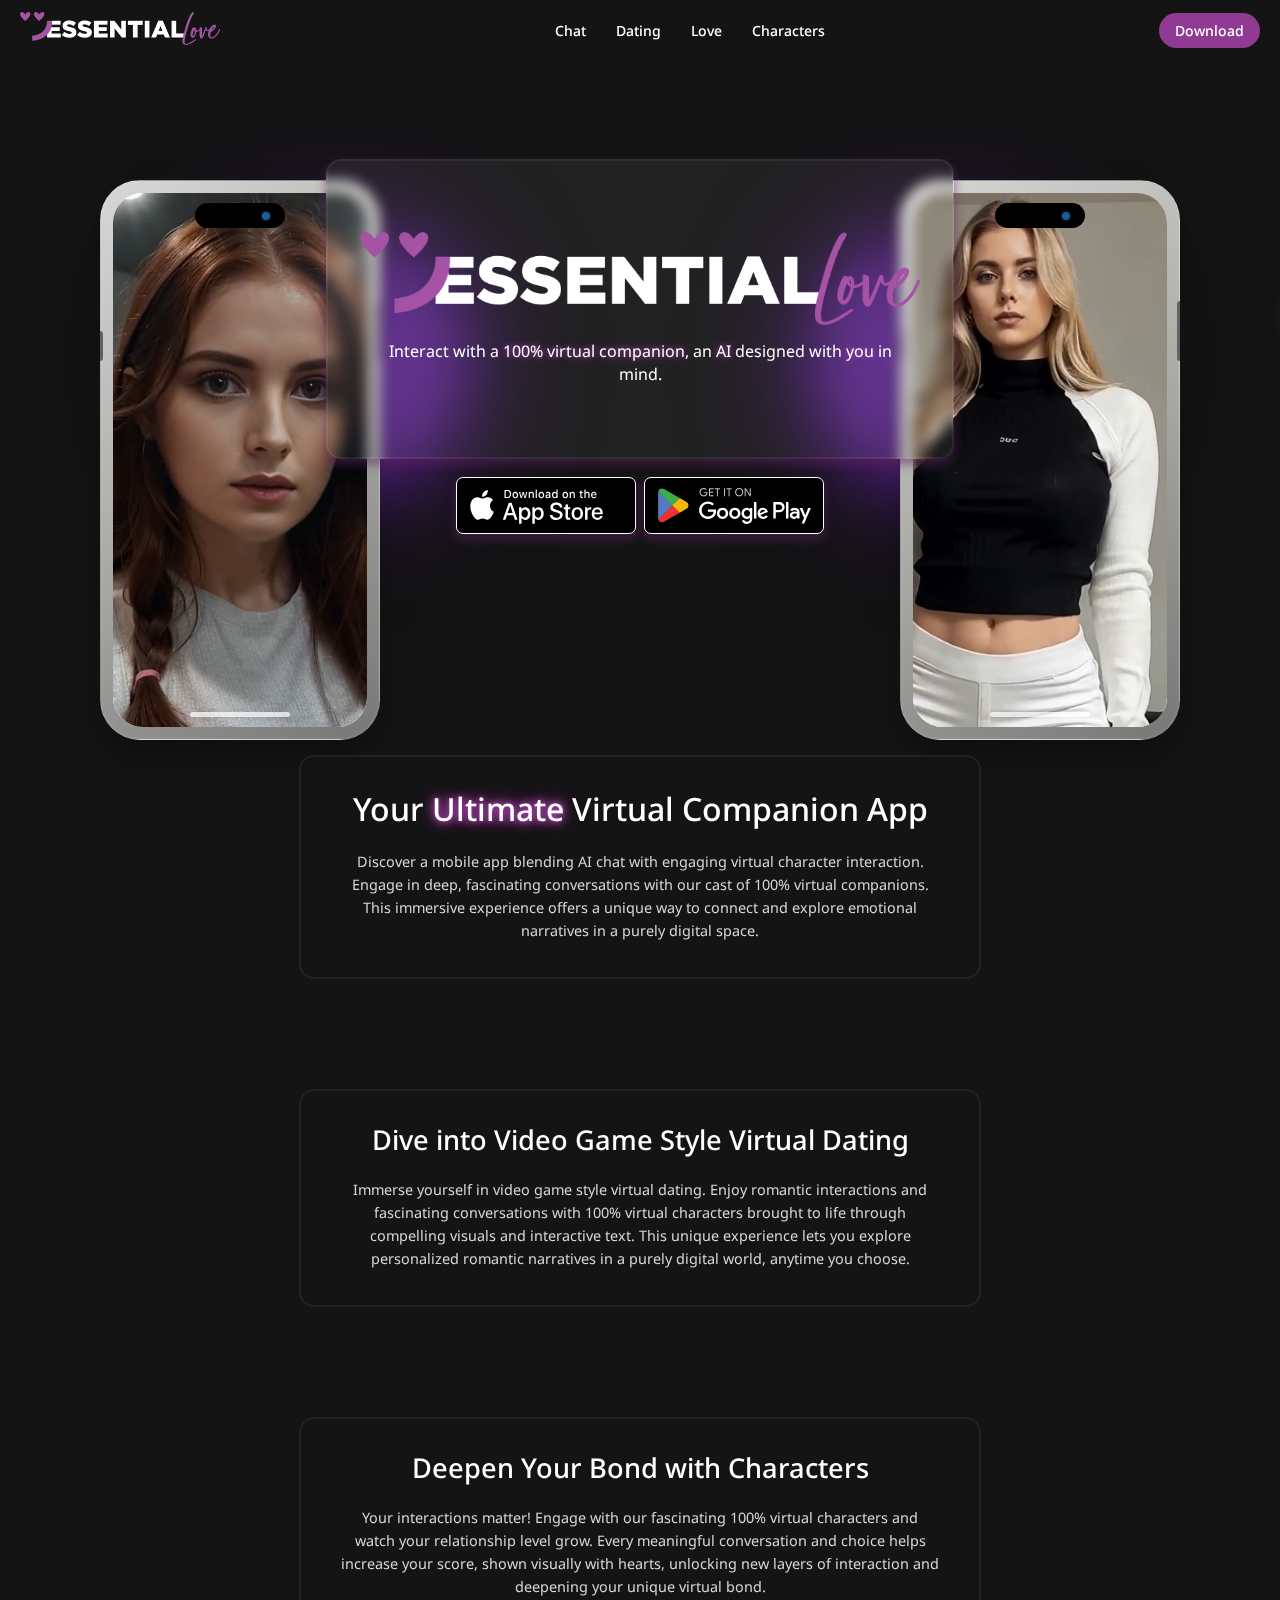
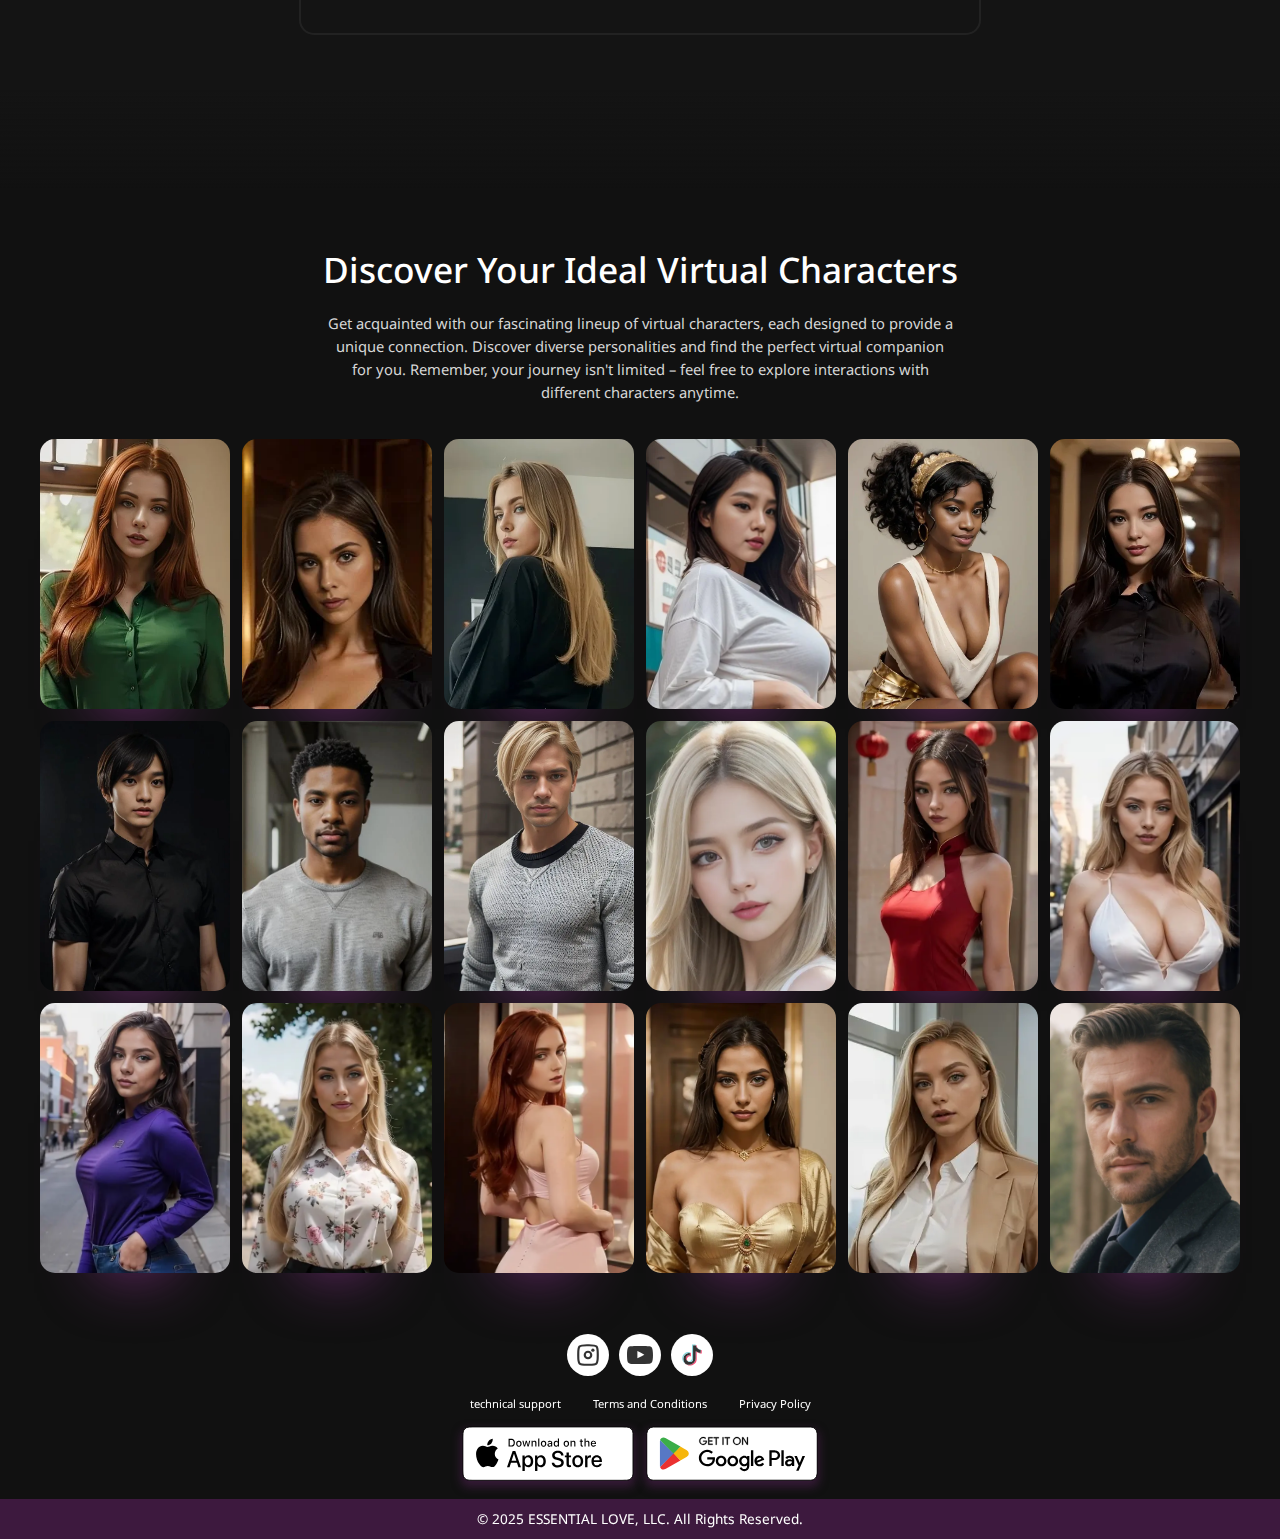
<file: index.html>
<!DOCTYPE html>
<html lang="en">

<head>
    <title>Essential Love</title>
    <meta charset="UTF-8" />
    <meta name="description" content="It is the best application to interact with characters">
    <meta name="viewport" content="width=device-width, initial-scale=1.0" />
    <link rel="canonical" href="https://www.essentialloveapp.com" />
    <meta property="og:title" content="Essential Love">
    <meta property="og:description" content="It is the best application to interact with characters">

    <link rel="preconnect" href="https://fonts.googleapis.com">
    <link rel="preconnect" href="https://fonts.gstatic.com" crossorigin>
    <link
        href="https://fonts.googleapis.com/css2?family=Noto+Sans:ital,wght@0,100..900;1,100..900&family=Trispace:wght@100..800&display=swap"
        rel="stylesheet">
    <link rel="apple-touch-icon" href="img/icon.ico">
    <link rel="apple-touch-icon-precomposed" href="img/icon.ico">
    <link rel="apple-touch-icon" sizes="57x57" href="img/icon.ico">
    <link rel="apple-touch-icon" sizes="60x60" href="img/icon.ico">
    <link rel="apple-touch-icon" sizes="72x72" href="img/icon.ico">
    <link rel="apple-touch-icon" sizes="76x76" href="img/icon.ico">
    <link rel="apple-touch-icon" sizes="114x114" href="img/icon.ico">
    <link rel="apple-touch-icon" sizes="120x120" href="img/icon.ico">
    <link rel="apple-touch-icon" sizes="128x128" href="img/icon.ico">
    <link rel="apple-touch-icon" sizes="144x144" href="img/icon.ico">
    <link rel="apple-touch-icon" sizes="152x152" href="img/icon.ico">
    <link rel="apple-touch-icon" sizes="167x167" href="img/icon.ico">
    <link rel="apple-touch-icon" sizes="180x180" href="img/icon.ico">
    <link rel="icon" href="img/icon.ico" />

    <link rel="stylesheet" href="style/root.css" />
    <link rel="stylesheet" href="style/phone.css" />
    <link rel="stylesheet" href="style/phone2.css" />
    <link rel="stylesheet" href="style/neonCircle.css" />
    <link rel="stylesheet" href="style/navbar.css" />
    <link rel="stylesheet" href="style/main.css" />
    <link rel="stylesheet" href="style/charatersSocialMedia.css" />
    <link rel="stylesheet" href="style/footer.css" />

    <meta property="og:image" content="https://www.essentialloveapp.com/img/screen2.webp">
    <meta property="og:image:type" content="image/webp" />
    <meta property="og:image:alt" content="Essential Love: It is the best application to interact with characters">
</head>

<body>
    <main>
        <section id="Download" class="content-home section">
            <div class="cont-grdnt">
                <header>
                    <nav class="navbar">
                        <div class="navbar-logo">
                            <img class="logo-img-nav" src="img/logo.webp" alt="Image logo" />
                        </div>
                        <ul class="navbar-center">
                            <li class="navbar_item">
                                <a href="#Chat" class="nav-top">Chat</a>
                            </li>
                            <li class="navbar_item">
                                <a href="#Dating" class="nav-top">Dating</a>
                            </li>
                            <li class="navbar_item">
                                <a href="#Love" class="nav-top">Love</a>
                            </li>

                            <li class="navbar_item">
                                <a href="#Characters" class="">Characters</a>
                            </li>
                        </ul>
                        <div class="navbar-right">
                            <a href="#Download" class="navbar-button">Download</a>
                        </div>
                        <button class="navbar-toggle" aria-label="Abrir menú">
                            <span></span>
                            <span></span>
                            <span></span>
                        </button>
                    </nav>
                </header>

                <div class="navbar-sidebar">
                    <div class="sidebar-header">
                        <button class="sidebar-close" aria-label="Cerrar menú">&times;</button>
                    </div>
                    <ul class="sidebar-menu">
                        <li class="navbar_item">
                            <a href="#Chat" class="nav-top">Chat</a>
                        </li>
                        <li class="navbar_item">
                            <a href="#Dating" class="nav-top">Dating</a>
                        </li>
                        <li class="navbar_item">
                            <a href="#Love" class="nav-top">Love</a>
                        </li>

                        <li class="navbar_item">
                            <a href="#Characters" class="">Characters</a>
                        </li>
                        <li><a href="#Download" class="sidebar-button">Download</a></li>
                    </ul>
                </div>

                <div id="" class="cont-title-one">
                    <div class="content-title glass-effect">
                        <div>
                            <img class="logo-img" src="img/logo.webp" alt="Image Logo" />
                        </div>
                        <p>
                            Interact with a <span>100% virtual companion</span>, an <span>AI</span> designed with
                            <span>you</span> in mind.
                        </p>
                    </div>
                    <div class="">
                        <a class="" href="#" target="_blank">
                            <svg viewBox="0 0 130 40" fill="none" xmlns="http://www.w3.org/2000/svg" role="img"
                                class="btns-apple-android btns-andios-blck ">
                                <g id="">
                                    <path id="Vector"
                                        d="M118.811 0.00013H10.2858C9.89018 0.00013 9.49936 0.00013 9.10482 0.00212999C8.77456 0.00412999 8.44693 0.00994 8.11348 0.0148299C7.3891 0.0227317 6.66642 0.081806 5.95173 0.191539C5.23803 0.303662 4.54669 0.515044 3.9011 0.818537C3.25629 1.1246 2.66711 1.52229 2.15494 1.99719C1.64007 2.47075 1.21089 3.01814 0.883896 3.61828C0.556002 4.21723 0.328639 4.85905 0.20966 5.52159C0.0895504 6.18329 0.024918 6.85263 0.0163435 7.52358C0.00633243 7.83018 0.00527522 8.1378 0 8.44445V31.5586C0.00527522 31.8691 0.00633243 32.1699 0.0163435 32.4805C0.0249206 33.1515 0.089553 33.8207 0.20966 34.4825C0.328311 35.1454 0.555687 35.7875 0.883896 36.3867C1.21074 36.9849 1.63998 37.5301 2.15494 38.001C2.66517 38.478 3.25473 38.876 3.9011 39.1797C4.54669 39.484 5.23795 39.6966 5.95173 39.8105C6.66655 39.9194 7.38915 39.9785 8.11348 39.9873C8.44693 39.9941 8.77456 39.998 9.10482 39.998C9.49936 40 9.89027 40 10.2858 40H118.811C119.198 40 119.593 40 119.98 39.998C120.309 39.998 120.646 39.9941 120.975 39.9873C121.698 39.9789 122.419 39.9198 123.133 39.8105C123.848 39.6958 124.542 39.4833 125.191 39.1797C125.836 38.8758 126.425 38.4778 126.935 38.001C127.449 37.5283 127.879 36.9835 128.21 36.3867C128.536 35.7871 128.761 35.145 128.878 34.4825C128.998 33.8206 129.065 33.1515 129.078 32.4805C129.083 32.1699 129.083 31.8691 129.083 31.5586C129.091 31.1954 129.091 30.834 129.091 30.4648V9.53627C129.091 9.17 129.091 8.80675 129.083 8.44445C129.083 8.1378 129.083 7.83018 129.078 7.52355C129.065 6.85253 128.998 6.18335 128.878 5.52155C128.761 4.8594 128.535 4.21762 128.21 3.61824C127.545 2.41532 126.488 1.43615 125.191 0.818447C124.542 0.515695 123.848 0.304369 123.133 0.191449C122.419 0.0812325 121.698 0.0221377 120.975 0.0146899C120.646 0.00981 120.309 0.00394999 119.98 0.00199999C119.593 0 119.198 0 118.811 0V0.00013Z"
                                        fill="black"></path>
                                    <path id="Vector_2"
                                        d="M9.08163 39.0889C8.75277 39.0889 8.43186 39.085 8.1056 39.0783C7.4297 39.0701 6.75538 39.0157 6.08817 38.9155C5.46604 38.8164 4.86336 38.632 4.3 38.3686C3.74182 38.1073 3.23271 37.7647 2.79217 37.3538C2.34526 36.9478 1.9732 36.477 1.69071 35.9599C1.4051 35.4395 1.20745 34.8816 1.10463 34.3058C0.993591 33.687 0.933519 33.0613 0.924919 32.4342C0.918073 32.2237 0.909119 31.5228 0.909119 31.5228V8.46457C0.909119 8.46457 0.918664 7.77443 0.924973 7.57167C0.9332 6.94551 0.992928 6.32083 1.10364 5.70304C1.20665 5.12562 1.40446 4.56615 1.69021 4.04398C1.97166 3.52725 2.34166 3.05604 2.78588 2.6486C3.2296 2.2373 3.74034 1.89292 4.29947 1.62801C4.86153 1.36537 5.46307 1.18235 6.08396 1.08506C6.75336 0.983819 7.43001 0.929082 8.10826 0.92131L9.08216 0.909119H120.004L120.989 0.921791C121.661 0.929182 122.332 0.983428 122.995 1.08409C123.622 1.18259 124.23 1.36689 124.798 1.63093C125.918 2.1648 126.83 3.00942 127.405 4.04642C127.686 4.56497 127.881 5.11988 127.983 5.69232C128.095 6.31517 128.157 6.94476 128.17 7.57606C128.174 7.85875 128.174 8.16238 128.174 8.46457C128.182 8.83888 128.182 9.19512 128.182 9.55439V30.4447C128.182 30.8073 128.182 31.1611 128.174 31.5178C128.174 31.8425 128.174 32.1398 128.169 32.4458C128.156 33.0658 128.095 33.6842 127.985 34.2959C127.884 34.8759 127.687 35.4381 127.402 35.9628C127.117 36.4744 126.747 36.9411 126.305 37.346C125.865 37.759 125.355 38.1037 124.795 38.3667C124.228 38.6322 123.622 38.8172 122.995 38.9155C122.327 39.0162 121.654 39.0707 120.977 39.0783C120.661 39.085 120.33 39.0889 120.009 39.0889L118.839 39.0909L9.08163 39.0889Z"
                                        fill="black"></path>
                                    <path id="Vector_3"
                                        d="M24.0838 20.3008C24.0943 19.4662 24.3098 18.6478 24.7105 17.9218C25.1112 17.1959 25.6839 16.5859 26.3753 16.1488C25.9361 15.5036 25.3565 14.9726 24.6828 14.5981C24.0091 14.2235 23.2597 14.0157 22.4943 13.9911C20.8613 13.8148 19.2783 14.9959 18.4462 14.9959C17.598 14.9959 16.3168 14.0086 14.9372 14.0378C14.0448 14.0674 13.1752 14.3343 12.4129 14.8124C11.6506 15.2904 11.0218 15.9634 10.5876 16.7656C8.70699 20.1141 10.1098 25.0351 11.9113 27.7417C12.8126 29.0671 13.8661 30.5475 15.2444 30.495C16.5932 30.4375 17.097 29.6105 18.7251 29.6105C20.3381 29.6105 20.8107 30.495 22.2171 30.4616C23.6643 30.4375 24.5763 29.1304 25.446 27.7925C26.0935 26.8482 26.5919 25.8044 26.9225 24.7C26.0816 24.3343 25.3641 23.7221 24.8593 22.9398C24.3544 22.1575 24.0848 21.2397 24.0838 20.3008Z"
                                        fill="white"></path>
                                    <path id="Vector_4"
                                        d="M21.4276 12.2111C22.2167 11.2369 22.6055 9.9847 22.5113 8.72046C21.3057 8.85068 20.1921 9.44325 19.3923 10.3801C19.0013 10.8377 18.7017 11.3702 18.5109 11.947C18.3201 12.5237 18.2416 13.1335 18.2801 13.7414C18.8832 13.7479 19.4797 13.6134 20.0249 13.3483C20.5701 13.0832 21.0497 12.6944 21.4276 12.2111Z"
                                        fill="white"></path>
                                    <path id="Vector_5"
                                        d="M41.1344 27.1398H36.5316L35.4262 30.4962H33.4766L37.8363 18.0782H39.8618L44.2217 30.4962H42.2387L41.1344 27.1398ZM37.0082 25.591H40.6567L38.8582 20.1437H38.8078L37.0082 25.591Z"
                                        fill="white"></path>
                                    <path id="Vector_6"
                                        d="M53.6377 25.9698C53.6377 28.7834 52.1733 30.5909 49.9635 30.5909C49.4038 30.6211 48.847 30.4885 48.3571 30.2083C47.8672 29.9282 47.4639 29.5118 47.1935 29.0069H47.1517V33.4914H45.3445V21.4425H47.0938V22.9484H47.1269C47.4099 22.4459 47.82 22.0317 48.3137 21.7498C48.8073 21.468 49.3659 21.3291 49.9303 21.3477C52.1647 21.3478 53.6377 23.1642 53.6377 25.9698ZM51.7801 25.9698C51.7801 24.1368 50.859 22.9317 49.4536 22.9317C48.0728 22.9317 47.144 24.1623 47.144 25.9698C47.144 27.7941 48.0728 29.0157 49.4536 29.0157C50.859 29.0157 51.7801 27.8195 51.7801 25.9698Z"
                                        fill="white"></path>
                                    <path id="Vector_7"
                                        d="M63.3286 25.9698C63.3286 28.7834 61.8643 30.5909 59.6545 30.5909C59.0947 30.621 58.538 30.4885 58.0482 30.2083C57.5582 29.9282 57.155 29.5118 56.8844 29.0069H56.8426V33.4913H55.0355V21.4425H56.7847V22.9484H56.818C57.1009 22.4459 57.511 22.0317 58.0046 21.7498C58.4982 21.468 59.0569 21.3291 59.6212 21.3477C61.8557 21.3477 63.3286 23.1642 63.3286 25.9698ZM61.4712 25.9698C61.4712 24.1368 60.55 22.9317 59.1445 22.9317C57.7638 22.9317 56.8351 24.1622 56.8351 25.9698C56.8351 27.7941 57.7638 29.0157 59.1445 29.0157C60.55 29.0157 61.4712 27.8195 61.4712 25.9698Z"
                                        fill="white"></path>
                                    <path id="Vector_8"
                                        d="M69.7299 27.0364C69.8638 28.2678 71.0271 29.0764 72.6167 29.0764C74.14 29.0764 75.2358 28.2678 75.2358 27.1575C75.2358 26.1935 74.5749 25.6165 73.0099 25.2209L71.4449 24.8333C69.2276 24.2825 68.1981 23.216 68.1981 21.4855C68.1981 19.343 70.0138 17.8713 72.5921 17.8713C75.1437 17.8713 76.8929 19.343 76.9518 21.4855H75.1275C75.0184 20.2463 74.0222 19.4983 72.5664 19.4983C71.1106 19.4983 70.1145 20.2551 70.1145 21.3566C70.1145 22.2346 70.7507 22.7512 72.3072 23.1466L73.6375 23.4826C76.1152 24.0852 77.1446 25.1086 77.1446 26.925C77.1446 29.2483 75.345 30.7033 72.4828 30.7033C69.8049 30.7033 67.9968 29.2825 67.88 27.0363L69.7299 27.0364Z"
                                        fill="white"></path>
                                    <path id="Vector_9"
                                        d="M81.0467 19.3001V21.4427H82.721V22.9144H81.0467V27.9056C81.0467 28.6809 81.382 29.0423 82.1179 29.0423C82.3167 29.0387 82.5151 29.0244 82.7124 28.9993V30.4622C82.3815 30.5257 82.0452 30.5546 81.7086 30.5481C79.9262 30.5481 79.2311 29.8597 79.2311 28.1038V22.9144H77.951V21.4427H79.2311V19.3001H81.0467Z"
                                        fill="white"></path>
                                    <path id="Vector_10"
                                        d="M83.6896 25.97C83.6896 23.1214 85.3211 21.3314 87.8652 21.3314C90.4177 21.3314 92.0418 23.1214 92.0418 25.97C92.0418 28.8265 90.4263 30.6086 87.8652 30.6086C85.3049 30.6086 83.6896 28.8265 83.6896 25.97ZM90.2003 25.97C90.2003 24.0159 89.3295 22.8626 87.8652 22.8626C86.4008 22.8626 85.5309 24.0247 85.5309 25.97C85.5309 27.9319 86.4008 29.0765 87.8652 29.0765C89.3295 29.0765 90.2003 27.9319 90.2003 25.97Z"
                                        fill="white"></path>
                                    <path id="Vector_11"
                                        d="M93.5336 21.4426H95.2573V22.9836H95.2991C95.4154 22.5023 95.69 22.0769 96.0754 21.779C96.4609 21.4812 96.9345 21.3288 97.4164 21.3478C97.6245 21.347 97.8327 21.3703 98.0354 21.4171V23.1554C97.7727 23.0728 97.4982 23.0348 97.2236 23.0431C96.9609 23.0322 96.6991 23.0797 96.4564 23.1827C96.2136 23.2856 95.9955 23.4413 95.8164 23.6392C95.6373 23.837 95.5018 24.0724 95.42 24.3291C95.3382 24.5857 95.3109 24.8577 95.3409 25.1261V30.4962H93.5336V21.4426Z"
                                        fill="white"></path>
                                    <path id="Vector_12"
                                        d="M106.365 27.8372C106.122 29.4807 104.565 30.6087 102.575 30.6087C100.013 30.6087 98.4236 28.844 98.4236 26.013C98.4236 23.1732 100.022 21.3314 102.498 21.3314C104.934 21.3314 106.465 23.052 106.465 25.7972V26.4339H100.247V26.5462C100.219 26.8794 100.259 27.2151 100.366 27.5309C100.474 27.8467 100.645 28.1355 100.869 28.3781C101.093 28.6206 101.365 28.8114 101.665 28.9376C101.967 29.064 102.291 29.1229 102.615 29.1106C103.043 29.1518 103.472 29.0501 103.838 28.8206C104.205 28.5912 104.489 28.2463 104.649 27.8372H106.365ZM100.256 25.1351H104.657C104.674 24.8355 104.63 24.5356 104.528 24.2544C104.426 23.9733 104.269 23.7167 104.066 23.5009C103.864 23.2852 103.619 23.1148 103.35 23.0006C103.08 22.8864 102.79 22.8307 102.498 22.8372C102.204 22.8354 101.912 22.8935 101.64 23.0083C101.367 23.123 101.12 23.2921 100.912 23.5057C100.703 23.7194 100.538 23.9734 100.425 24.253C100.313 24.5326 100.255 24.8325 100.256 25.1351Z"
                                        fill="white"></path>
                                    <path id="Vector_13"
                                        d="M36.7833 8.73102C37.1622 8.70305 37.5423 8.76192 37.8964 8.90334C38.2505 9.04478 38.5696 9.26526 38.8308 9.5489C39.092 9.83253 39.2887 10.1722 39.4067 10.5434C39.5248 10.9147 39.5613 11.3084 39.5135 11.6959C39.5135 13.6021 38.5116 14.6979 36.7833 14.6979H34.6874V8.73102H36.7833ZM35.5887 13.854H36.6826C36.9533 13.8706 37.2243 13.825 37.4757 13.7204C37.7271 13.6158 37.9527 13.4548 38.136 13.2493C38.3193 13.0437 38.4557 12.7987 38.5353 12.5321C38.6149 12.2654 38.6357 11.9839 38.5962 11.708C38.6328 11.4332 38.6099 11.1534 38.5291 10.8887C38.4483 10.6241 38.3115 10.3811 38.1286 10.1772C37.9458 9.97326 37.7213 9.81344 37.4713 9.70917C37.2213 9.6049 36.952 9.5589 36.6826 9.57426H35.5887V13.854Z"
                                        fill="white"></path>
                                    <path id="Vector_14"
                                        d="M40.5318 12.4445C40.5043 12.1485 40.5372 11.85 40.6285 11.5679C40.7196 11.2858 40.8673 11.0265 41.0616 10.8065C41.2561 10.5865 41.4931 10.4107 41.7575 10.2905C42.0218 10.1702 42.3077 10.1081 42.5967 10.1081C42.8858 10.1081 43.1717 10.1702 43.4361 10.2905C43.7005 10.4107 43.9374 10.5865 44.1318 10.8065C44.3263 11.0265 44.4738 11.2858 44.5651 11.5679C44.6564 11.85 44.6893 12.1485 44.6617 12.4445C44.6897 12.7407 44.6573 13.0396 44.5663 13.3222C44.4752 13.6047 44.3277 13.8645 44.1333 14.0849C43.9388 14.3054 43.7016 14.4815 43.437 14.602C43.1724 14.7225 42.8862 14.7848 42.5967 14.7848C42.3074 14.7848 42.0211 14.7225 41.7566 14.602C41.4919 14.4815 41.2547 14.3054 41.0603 14.0849C40.8657 13.8645 40.7183 13.6047 40.6273 13.3222C40.5363 13.0396 40.5037 12.7407 40.5318 12.4445ZM43.7728 12.4445C43.7728 11.4684 43.3465 10.8976 42.5982 10.8976C41.847 10.8976 41.4245 11.4684 41.4245 12.4445C41.4245 13.4284 41.8471 13.9947 42.5982 13.9947C43.3465 13.9947 43.7729 13.4245 43.7729 12.4445H43.7728Z"
                                        fill="white"></path>
                                    <path id="Vector_15"
                                        d="M50.15 14.6978H49.2536L48.3486 11.3813H48.2802L47.379 14.6978H46.4911L45.2841 10.1949H46.1607L46.945 13.6309H47.0096L47.9098 10.1949H48.7388L49.6391 13.6309H49.7075L50.4881 10.1949H51.3522L50.15 14.6978Z"
                                        fill="white"></path>
                                    <path id="Vector_16"
                                        d="M52.3687 10.1948H53.2005V10.9101H53.2651C53.3747 10.6532 53.5594 10.4378 53.7937 10.294C54.0278 10.1502 54.2998 10.0851 54.5717 10.1078C54.7848 10.0914 54.9987 10.1245 55.1977 10.2046C55.3967 10.2846 55.5756 10.4097 55.7211 10.5706C55.8667 10.7314 55.9751 10.9239 56.0386 11.1337C56.1019 11.3436 56.1187 11.5653 56.0874 11.7826V14.6976H55.2232V12.0058C55.2232 11.2822 54.9175 10.9224 54.2783 10.9224C54.1337 10.9154 53.9893 10.9407 53.855 10.9966C53.7207 11.0524 53.5998 11.1374 53.5006 11.2458C53.4012 11.3542 53.3259 11.4834 53.2797 11.6245C53.2335 11.7656 53.2175 11.9154 53.2327 12.0635V14.6977H52.3687V10.1948Z"
                                        fill="white"></path>
                                    <path id="Vector_17" d="M57.4645 8.43707H58.3287V14.6978H57.4645V8.43707Z"
                                        fill="white">
                                    </path>
                                    <path id="Vector_18"
                                        d="M59.5304 12.4445C59.5028 12.1486 59.5357 11.85 59.6271 11.5679C59.7184 11.2859 59.8659 11.0265 60.0604 10.8065C60.2548 10.5865 60.4918 10.4108 60.7562 10.2905C61.0206 10.1702 61.3065 10.1081 61.5955 10.1081C61.8846 10.1081 62.1705 10.1702 62.4349 10.2905C62.6993 10.4108 62.9363 10.5865 63.1307 10.8065C63.3252 11.0265 63.4727 11.2859 63.564 11.5679C63.6553 11.85 63.6883 12.1486 63.6607 12.4445C63.6887 12.7408 63.6562 13.0397 63.5652 13.3223C63.4741 13.6048 63.3266 13.8646 63.1321 14.085C62.9376 14.3055 62.7005 14.4815 62.4358 14.6021C62.1712 14.7226 61.885 14.7849 61.5955 14.7849C61.3061 14.7849 61.0199 14.7226 60.7553 14.6021C60.4906 14.4815 60.2535 14.3055 60.059 14.085C59.8645 13.8646 59.717 13.6048 59.6259 13.3223C59.5349 13.0397 59.5024 12.7408 59.5304 12.4445ZM62.7715 12.4445C62.7715 11.4685 62.345 10.8976 61.5967 10.8976C60.8456 10.8976 60.423 11.4685 60.423 12.4445C60.423 13.4285 60.8456 13.9948 61.5967 13.9948C62.345 13.9948 62.7715 13.4245 62.7715 12.4445Z"
                                        fill="white"></path>
                                    <path id="Vector_19"
                                        d="M64.5703 13.4245C64.5703 12.6139 65.1572 12.1466 66.1989 12.0803L67.385 12.0099V11.6213C67.385 11.1456 67.0792 10.8771 66.4885 10.8771C66.0062 10.8771 65.6719 11.0593 65.576 11.3776H64.7393C64.8276 10.6042 65.5352 10.1081 66.5284 10.1081C67.6262 10.1081 68.2453 10.6701 68.2453 11.6213V14.6979H67.4134V14.0651H67.3451C67.2063 14.2921 67.0114 14.4772 66.7803 14.6014C66.5493 14.7255 66.2903 14.7845 66.0299 14.7721C65.8461 14.7918 65.6603 14.7716 65.4845 14.7129C65.3087 14.6542 65.1469 14.5583 65.0093 14.4313C64.8718 14.3044 64.7617 14.1492 64.6861 13.9757C64.6104 13.8024 64.571 13.6145 64.5703 13.4245ZM67.385 13.0397V12.6633L66.3157 12.7335C65.7127 12.7751 65.4392 12.986 65.4392 13.383C65.4392 13.7883 65.7811 14.0241 66.2512 14.0241C66.3889 14.0385 66.5281 14.0241 66.6603 13.982C66.7925 13.9399 66.9153 13.8709 67.021 13.7791C67.1268 13.6873 67.2135 13.5745 67.2761 13.4475C67.3386 13.3205 67.3756 13.1817 67.385 13.0397Z"
                                        fill="white"></path>
                                    <path id="Vector_20"
                                        d="M69.3821 12.4444C69.3821 11.0216 70.0934 10.1202 71.1997 10.1202C71.4734 10.1072 71.7449 10.1747 71.9827 10.3146C72.2204 10.4544 72.4146 10.661 72.5424 10.9102H72.6071V8.43707H73.4712V14.6978H72.6431V13.9864H72.5747C72.4371 14.2338 72.2362 14.4379 71.9937 14.5764C71.7514 14.7148 71.4768 14.7826 71.1997 14.772C70.0858 14.7721 69.3821 13.8707 69.3821 12.4444ZM70.2748 12.4444C70.2748 13.3995 70.7125 13.9742 71.4447 13.9742C72.1731 13.9742 72.6232 13.3912 72.6232 12.4483C72.6232 11.5098 72.1684 10.9186 71.4447 10.9186C70.7173 10.9186 70.2747 11.4971 70.2747 12.4444H70.2748Z"
                                        fill="white"></path>
                                    <path id="Vector_21"
                                        d="M77.0445 12.4445C77.017 12.1485 77.05 11.85 77.1412 11.5679C77.2324 11.2858 77.38 11.0265 77.5744 10.8065C77.7689 10.5865 78.0059 10.4107 78.2702 10.2905C78.5345 10.1702 78.8204 10.1081 79.1095 10.1081C79.3986 10.1081 79.6845 10.1702 79.9488 10.2905C80.2132 10.4107 80.4502 10.5865 80.6445 10.8065C80.839 11.0265 80.9865 11.2858 81.0778 11.5679C81.1691 11.85 81.202 12.1485 81.1744 12.4445C81.2025 12.7407 81.17 13.0396 81.079 13.3222C80.988 13.6047 80.8405 13.8645 80.646 14.0849C80.4515 14.3054 80.2144 14.4815 79.9497 14.602C79.6852 14.7225 79.3989 14.7848 79.1095 14.7848C78.8201 14.7848 78.5339 14.7225 78.2693 14.602C78.0046 14.4815 77.7674 14.3054 77.573 14.0849C77.3785 13.8645 77.2311 13.6047 77.1401 13.3222C77.049 13.0396 77.0165 12.7407 77.0445 12.4445ZM80.2856 12.4445C80.2856 11.4684 79.8593 10.8976 79.1109 10.8976C78.3598 10.8976 77.9373 11.4684 77.9373 12.4445C77.9373 13.4284 78.3598 13.9947 79.1109 13.9947C79.8593 13.9947 80.2856 13.4245 80.2856 12.4445Z"
                                        fill="white"></path>
                                    <path id="Vector_22"
                                        d="M82.3331 10.1948H83.165V10.9101H83.2295C83.3391 10.6532 83.5238 10.4378 83.7581 10.294C83.9923 10.1502 84.2643 10.0851 84.5363 10.1078C84.7493 10.0914 84.9632 10.1245 85.1622 10.2046C85.3611 10.2846 85.54 10.4097 85.6855 10.5706C85.8311 10.7314 85.9396 10.9239 86.003 11.1337C86.0664 11.3436 86.0831 11.5653 86.0518 11.7826V14.6976H85.1876V12.0058C85.1876 11.2822 84.8819 10.9224 84.2428 10.9224C84.0982 10.9154 83.9537 10.9407 83.8194 10.9966C83.6853 11.0524 83.5643 11.1374 83.465 11.2458C83.3657 11.3542 83.2903 11.4834 83.2442 11.6245C83.1979 11.7656 83.1819 11.9154 83.1973 12.0635V14.6977H82.3331V10.1948Z"
                                        fill="white"></path>
                                    <path id="Vector_23"
                                        d="M90.9355 9.07373V10.2153H91.8836V10.9638H90.9355V13.2793C90.9355 13.751 91.1245 13.9575 91.5545 13.9575C91.6645 13.9571 91.7745 13.9503 91.8836 13.937V14.6772C91.7291 14.7057 91.5718 14.721 91.4136 14.7227C90.4528 14.7227 90.0701 14.375 90.0701 13.5068V10.9638H89.375V10.2153H90.0701V9.07373H90.9355Z"
                                        fill="white"></path>
                                    <path id="Vector_24"
                                        d="M93.0646 8.43707H93.9209V10.9186H93.99C94.1046 10.6592 94.2946 10.4427 94.5337 10.2983C94.7718 10.1539 95.0482 10.0888 95.3246 10.1119C95.5364 10.1 95.7482 10.1364 95.9455 10.2185C96.1418 10.3005 96.3182 10.4262 96.4628 10.5865C96.6064 10.7468 96.7146 10.9379 96.7782 11.146C96.8428 11.3542 96.8609 11.5743 96.8328 11.7906V14.6978H95.9673V12.0098C95.9673 11.2906 95.6418 10.9263 95.0309 10.9263C94.8828 10.9138 94.7337 10.9348 94.5937 10.9878C94.4537 11.0409 94.3273 11.1247 94.2218 11.2335C94.1173 11.3422 94.0364 11.4732 93.9855 11.6174C93.9355 11.7615 93.9155 11.9153 93.9291 12.0679V14.6978H93.0646V8.43707Z"
                                        fill="white"></path>
                                    <path id="Vector_25"
                                        d="M101.872 13.4821C101.755 13.8937 101.5 14.2497 101.154 14.4877C100.806 14.7259 100.389 14.8311 99.9746 14.7848C99.6864 14.7927 99.3991 14.7358 99.1346 14.6183C98.8691 14.5007 98.6327 14.3254 98.44 14.1042C98.2473 13.8831 98.1046 13.6216 98.02 13.3377C97.9355 13.0538 97.9127 12.7546 97.9518 12.4607C97.9136 12.1657 97.9373 11.8658 98.0209 11.5811C98.1055 11.2965 98.2482 11.0337 98.4391 10.8106C98.6309 10.5876 98.8664 10.4094 99.1309 10.2882C99.3955 10.1669 99.6818 10.1056 99.9709 10.1081C101.189 10.1081 101.925 10.9641 101.925 12.3781V12.6882H98.8318V12.7379C98.8191 12.9032 98.8391 13.0696 98.8918 13.2263C98.9446 13.383 99.0282 13.5267 99.1382 13.6482C99.2473 13.7697 99.3809 13.8662 99.5291 13.9316C99.6773 13.9969 99.8373 14.0298 99.9982 14.0279C100.205 14.0535 100.415 14.0152 100.6 13.918C100.785 13.8207 100.939 13.669 101.04 13.482L101.872 13.4821ZM98.8318 12.0309H101.044C101.055 11.8798 101.035 11.728 100.985 11.5853C100.935 11.4426 100.857 11.3121 100.756 11.2022C100.655 11.0924 100.532 11.0056 100.395 10.9474C100.26 10.8892 100.114 10.8609 99.9664 10.8644C99.8164 10.8625 99.6682 10.8914 99.53 10.9493C99.3918 11.0072 99.2655 11.0931 99.16 11.2018C99.0546 11.3106 98.9709 11.4399 98.9146 11.5823C98.8582 11.7247 98.83 11.8772 98.8318 12.0309Z"
                                        fill="white"></path>
                                </g>

                            </svg>
                        </a>
                        <a class="" href="" target=" _blank">
                            <svg id="" version="1.1" viewBox="0 0 130 40" xml:space="preserve"
                                xmlns="http://www.w3.org/2000/svg" class="btns-apple-android btns-andios-blck">
                                <g transform="matrix(0.7222222 0 0 0.7222222 -0 0.7408616)">
                                    <path
                                        d="M173.33 53.333L6.669998 53.333C 3.0033982 53.333 0.0034980774 50.3331 0.0034980774 46.6665L0.0034980774 46.6665L0.0034980774 6.6674995C 0.0034980774 3.0008996 3.0033982 0.0009994507 6.669998 0.0009994507L6.669998 0.0009994507L173.33 0.0009994507C 176.9966 0.0009994507 179.9965 3.0008996 179.9965 6.6674995L179.9965 6.6674995L179.9965 46.6665C 179.9965 50.3331 176.99661 53.333 173.33 53.333"
                                        stroke="none" fill="black" fill-rule="nonzero"></path>
                                    <path
                                        d="M173.33 0.001L6.669998 0.001C 3.0033982 0.001 0.0034980774 3.0009 0.0034980774 6.6675L0.0034980774 6.6675L0.0034980774 46.6665C 0.0034980774 50.3331 3.0033982 53.333 6.669998 53.333L6.669998 53.333L173.33 53.333C 176.9966 53.333 179.9965 50.3331 179.9965 46.6665L179.9965 46.6665L179.9965 6.6674995C 179.9965 3.0008996 176.99661 0.0009994507 173.33 0.0009994507L173.33 0.0009994507L173.33 0.001zM173.33 1.0671C 176.41791 1.0671 178.9299 3.5796 178.9299 6.6675L178.9299 6.6675L178.9299 46.6665C 178.9299 49.7544 176.418 52.2669 173.33 52.2669L173.33 52.2669L6.669998 52.2669C 3.5820982 52.2669 1.0706983 49.7544 1.0706983 46.6665L1.0706983 46.6665L1.0706983 6.6674995C 1.0706983 3.5795996 3.5820982 1.0670996 6.669998 1.0670996L6.669998 1.0670996L173.33 1.0670996"
                                        stroke="none" fill="black" fill-rule="nonzero"></path>
                                    <path
                                        d="M142.58 40L145.0679 40L145.0679 23.331L142.58 23.331L142.58 40zM164.989 29.336L162.1371 36.5624L162.0518 36.5624L159.0919 29.336L156.412 29.336L160.8519 39.436L158.31999 45.0545L160.9146 45.0545L167.7558 29.3365zM150.879 38.1066C 150.06569 38.1066 148.92839 37.698742 148.92839 36.691C 148.92839 35.404503 150.34439 34.9113 151.56569 34.9113C 152.659 34.9113 153.17499 35.14676 153.83899 35.46862C 153.64566 37.01282 152.31639 38.10652 150.87909 38.10652zM151.18033 28.971401C 149.37903 28.971401 147.51373 29.765112 146.74173 31.5235L146.74173 31.5235L148.94972 32.44534C 149.4217 31.523499 150.30032 31.22354 151.22302 31.22354C 152.50963 31.22354 153.81763 31.99485 153.83893 33.36774L153.83893 33.36774L153.83893 33.53907C 153.38828 33.28174 152.42293 32.89589 151.24432 32.89589C 148.86302 32.89589 146.44043 34.20359 146.44043 36.64829C 146.44043 38.87849 148.39243 40.315388 150.57903 40.315388C 152.25102 40.315388 153.17493 39.564846 153.75223 38.685287L153.75223 38.685287L153.83893 38.685287L153.83893 39.972687L156.24153 39.972687L156.24153 33.581688C 156.24153 30.622387 154.03093 28.971388 151.18033 28.971388zM135.80432 31.3651L132.26572 31.3651L132.26572 25.6518L135.80432 25.6518C 137.66432 25.6518 138.72021 27.1914 138.72021 28.5084C 138.72021 29.8001 137.66422 31.3651 135.80432 31.3651zM135.74033 23.331402L129.77893 23.331402L129.77893 40.000404L132.26582 40.000404L132.26582 33.685505L135.74042 33.685505C 138.49771 33.685505 141.20831 31.689705 141.20831 28.509005C 141.20831 25.328905 138.49771 23.332104 135.74042 23.332104zM103.23332 38.1094C 101.51452 38.1094 100.07602 36.6698 100.07602 34.6944C 100.07602 32.696 101.51452 31.236101 103.23332 31.236101C 104.93022 31.236101 106.261925 32.696102 106.261925 34.6944C 106.261925 36.6698 104.93022 38.1094 103.23332 38.1094zM106.09002 30.269102L106.00402 30.269102C 105.44576 29.603382 104.37122 29.001902 103.01872 29.001902C 100.18282 29.001902 97.58392 31.494001 97.58392 34.6944C 97.58392 37.873 100.18282 40.3432 103.01872 40.3432C 104.37122 40.3432 105.445724 39.7416 106.00402 39.0547L106.00402 39.0547L106.09002 39.0547L106.09002 39.870277C 106.09002 42.040577 104.93022 43.19988 103.06142 43.19988C 101.53692 43.19988 100.59171 42.10458 100.20472 41.18108L100.20472 41.18108L98.03562 42.08314C 98.658005 43.58614 100.31152 45.434143 103.06152 45.434143C 105.98332 45.434143 108.45352 43.715343 108.45352 39.526443L108.45352 39.526443L108.45352 29.345444L106.09012 29.345444zM110.17222 39.999504L112.66282 39.999504L112.66282 23.330503L110.17222 23.330503zM116.33622 34.500706C 116.27212 32.309605 118.03402 31.192905 119.30072 31.192905C 120.28923 31.192905 121.12612 31.687155 121.40642 32.395504zM124.06882 32.610107C 123.596436 31.343508 122.15742 29.001907 119.214714 29.001907C 116.292915 29.001907 113.86591 31.300207 113.86591 34.672607C 113.86591 37.851707 116.27211 40.343307 119.493416 40.343307C 122.092316 40.343307 123.59651 38.754307 124.21982 37.830307L124.21982 37.830307L122.286514 36.541306C 121.64186 37.486614 120.76161 38.109505 119.493416 38.109505C 118.226814 38.109505 117.32422 37.529385 116.74512 36.390903L116.74512 36.390903L124.326614 33.255005zM63.659817 30.741907L63.659817 33.147606L69.41631 33.147606C 69.24445 34.500805 68.793396 35.488705 68.10591 36.176205C 67.26793 37.013657 65.95761 37.937603 63.65971 37.937603C 60.11541 37.937603 57.34471 35.080902 57.34471 31.536703C 57.34471 27.992504 60.11541 25.135403 63.65971 25.135403C 65.57151 25.135403 66.96741 25.887383 67.99851 26.854002L67.99851 26.854002L69.695915 25.156702C 68.25632 23.782202 66.34492 22.729702 63.659714 22.729702C 58.804512 22.729702 54.72341 26.682102 54.72341 31.536701C 54.72341 36.3908 58.804512 40.3433 63.659714 40.3433C 66.279915 40.3433 68.25642 39.48398 69.80271 37.8731C 71.39231 36.2835 71.88651 34.0497 71.88651 32.245102C 71.88651 31.687252 71.843185 31.171701 71.75731 30.741901zM78.431816 38.109406C 76.71301 38.109406 75.23082 36.691704 75.23082 34.672607C 75.23082 32.632008 76.71302 31.236208 78.431816 31.236208C 80.14992 31.236208 81.63212 32.632008 81.63212 34.672607C 81.63212 36.691708 80.14992 38.109406 78.431816 38.109406zM78.431816 29.001905C 75.294815 29.001905 72.73911 31.386105 72.73911 34.672607C 72.73911 37.937607 75.294815 40.343307 78.431816 40.343307C 81.56762 40.343307 84.12382 37.937607 84.12382 34.672607C 84.12382 31.386108 81.56762 29.001907 78.431816 29.001907zM90.848816 38.109406C 89.13122 38.109406 87.64851 36.691704 87.64851 34.672607C 87.64851 32.632008 89.13132 31.236208 90.848816 31.236208C 92.56762 31.236208 94.04932 32.632008 94.04932 34.672607C 94.04932 36.691708 92.56762 38.109406 90.848816 38.109406zM90.848816 29.001905C 87.71301 29.001905 85.15732 31.386105 85.15732 34.672607C 85.15732 37.937607 87.71302 40.343307 90.848816 40.343307C 93.98582 40.343307 96.54152 37.937607 96.54152 34.672607C 96.54152 31.386108 93.98582 29.001907 90.848816 29.001907"
                                        stroke="none" fill="white" fill-rule="nonzero"></path>
                                    <path
                                        d="M27.622 25.899L13.4279995 40.965C 13.428534 40.9681 13.4296 40.9707 13.4300995 40.9739C 13.865419 42.6099 15.359699 43.8145 17.133099 43.8145C 17.842018 43.8145 18.507599 43.622837 19.078398 43.28638L19.078398 43.28638L19.123728 43.25982L35.101727 34.039818L27.622726 25.898819"
                                        stroke="none" fill="#EB3131" fill-rule="nonzero"></path>
                                    <path
                                        d="M41.983 23.334L41.969402 23.3247L35.0712 19.325699L27.299501 26.241299L35.0982 34.038998L41.960003 30.079798C 43.163002 29.430347 43.979702 28.162098 43.979702 26.699598C 43.979702 25.247599 43.173992 23.985699 41.982903 23.334099"
                                        stroke="none" fill="#F6B60B" fill-rule="nonzero"></path>
                                    <path
                                        d="M13.426 12.37C 13.34067 12.68466 13.295819 13.01425 13.295819 13.35651L13.295819 13.35651L13.295819 39.979507C 13.295819 40.32113 13.340139 40.651836 13.426539 40.965378L13.426539 40.965378L28.110538 26.284378L13.426538 12.3703785"
                                        stroke="none" fill="#5778C5" fill-rule="nonzero"></path>
                                    <path
                                        d="M27.727 26.668L35.0743 19.322899L19.1143 10.069499C 18.53418 9.722039 17.8571 9.521509 17.132599 9.521509C 15.359199 9.521509 13.862899 10.72831 13.427499 12.366209C 13.426965 12.367809 13.426965 12.368909 13.426965 12.370309L13.426965 12.370309L27.726965 26.668308"
                                        stroke="none" fill="#3BAD49" fill-rule="nonzero"></path>
                                    <path
                                        d="M63.193 13.042L59.3035 13.042L59.3035 14.00451L62.2181 14.00451C 62.1389 14.78996 61.82638 15.40661 61.29932 15.85451C 60.77227 16.3025 60.09932 16.52743 59.30352 16.52743C 58.43061 16.52743 57.69102 16.223299 57.08492 15.619189C 56.49107 15.00254 56.18908 14.239989 56.18908 13.321289C 56.18908 12.402649 56.49107 11.640089 57.08492 11.023489C 57.69104 10.419369 58.43062 10.117249 59.30352 10.117249C 59.75151 10.117249 60.17856 10.194319 60.57012 10.363109C 60.96184 10.531769 61.27637 10.767229 61.522232 11.069359L61.522232 11.069359L62.26181 10.329779C 61.92635 9.948459 61.50143 9.656858 60.97421 9.444339C 60.44716 9.231809 59.89721 9.129808 59.30341 9.129808C 58.13891 9.129808 57.15151 9.533929 56.34521 10.340208C 55.53896 11.1484585 55.13481 12.144308 55.13481 13.321308C 55.13481 14.498308 55.538933 15.496308 56.34521 16.302608C 57.151463 17.108719 58.138912 17.513008 59.30341 17.513008C 60.52631 17.513008 61.50131 17.121288 62.25131 16.325409C 62.91169 15.663029 63.24915 14.767209 63.24915 13.646409C 63.24915 13.456809 63.22622 13.254689 63.19288 13.042159L63.19288 13.042159L63.193 13.042zM64.6998 9.3088L64.6998 17.3337L69.385 17.3337L69.385 16.34826L65.731 16.34826L65.731 13.802561L69.0268 13.802561L69.0268 12.840051L65.731 12.840051L65.731 10.2963505L69.385 10.2963505L69.385 9.30877zM75.954796 10.29638L75.954796 9.3088L70.44029 9.3088L70.44029 10.29638L72.68199 10.29638L72.68199 17.33368L73.71319 17.33368L73.71319 10.296379zM80.947296 9.3088L79.9161 9.3088L79.9161 17.3337L80.947296 17.3337zM87.7539 10.29638L87.7539 9.3088L82.2395 9.3088L82.2395 10.29638L84.481 10.29638L84.481 17.33368L85.5122 17.33368L85.5122 10.296379zM98.1599 10.35264C 97.364044 9.53387 96.3891 9.12974 95.224495 9.12974C 94.05789 9.12974 93.08299 9.53386 92.287094 10.340139C 91.49124 11.135989 91.09969 12.13384 91.09969 13.321239C 91.09969 14.508639 91.49128 15.5066395 92.287094 16.30254C 93.08295 17.10865 94.05789 17.51294 95.224495 17.51294C 96.37859 17.51294 97.364 17.108679 98.1599 16.30254C 98.95575 15.50669 99.3473 14.508739 99.3473 13.321239C 99.3473 12.144239 98.95571 11.148339 98.1599 10.352639zM93.026695 11.02342C 93.620415 10.4193 94.349594 10.11718 95.224495 10.11718C 96.097404 10.11718 96.82659 10.41931 97.4099 11.02342C 98.00362 11.617141 98.295204 12.39202 98.295204 13.32122C 98.295204 14.25253 98.00362 15.02532 97.4099 15.619121C 96.82658 16.22324 96.0974 16.52736 95.224495 16.52736C 94.34959 16.52736 93.62039 16.22323 93.026695 15.619121C 92.44537 15.012871 92.153786 14.252521 92.153786 13.32122C 92.153786 12.39204 92.44537 11.629621 93.026695 11.02342zM101.797295 12.33592L101.75359 10.78792L101.797295 10.78792L105.876396 17.33362L106.9534 17.33362L106.9534 9.30872L105.9222 9.30872L105.9222 14.004419L105.965904 15.55242L105.9222 15.55242L102.0223 9.30872L100.7661 9.30872L100.7661 17.33362L101.797295 17.33362z"
                                        stroke="#000" stroke-width="0.26666" fill="#fff" fill-rule="nonzero">
                                    </path>
                                </g>
                            </svg>
                        </a>

                    </div>
                </div>
            </div>
        </section>
        <section id="Chat" class="title-cont-sec section">
            <div class="cont-grdnt-wlcm ">
                <div class="sec-title">
                    <h1>Your <span>Ultimate</span> Virtual Companion App</h1>

                    <p>
                        Discover a mobile app blending AI chat with engaging virtual character interaction. Engage in
                        deep, fascinating conversations with our cast of 100% virtual companions. This immersive
                        experience offers a unique way to connect and explore emotional narratives in a purely digital
                        space.
                    </p>
                </div>
            </div>
        </section>

        <section id="Dating" class="title-cont-sec section">
            <div class="cont-grdnt-wlcm ">
                <div class="sec-title">
                    <h2>Dive into Video Game Style Virtual Dating</h2>
                    <p>
                        Immerse yourself in video game style virtual dating. Enjoy romantic interactions and fascinating
                        conversations with 100% virtual characters brought to life through compelling visuals and
                        interactive text. This unique experience lets you explore personalized romantic narratives in a
                        purely digital world, anytime you choose.
                    </p>
                </div>
            </div>
        </section>

        <section id="Love" class="title-cont-sec section">
            <div class="cont-grdnt-wlcm ">
                <div class="sec-title" id="Life">
                    <h2>Deepen Your Bond with Characters</h2>
                    <p>
                        Your interactions matter! Engage with our fascinating 100% virtual characters and watch your
                        relationship level grow. Every meaningful conversation and choice helps increase your score,
                        shown visually with hearts, unlocking new layers of interaction and deepening your unique
                        virtual bond.
                    </p>
                </div>
            </div>
        </section>

        <div class="linear-gradiant"></div>

        <section id="Characters">
            <div class="cont-3">
                <h2>Discover Your Ideal Virtual Characters</h2>
                <p>
                    Get acquainted with our fascinating lineup of virtual characters, each designed to provide a unique
                    connection. Discover diverse personalities and find the perfect virtual companion for you. Remember,
                    your journey isn't limited – feel free to explore interactions with different characters anytime.
                </p>
                <div class="card">
                    <div class="imgBx">
                        <img src="./img/instaKarly.webp" alt="Profile picture image of Karly " />
                    </div>
                    <div class="contentcard">
                        <div class="contentBx">
                            <h3>Karly</h3>
                        </div>

                        <ul class="sci">
                            <li>
                                <a href="https://www.instagram.com/essentialloveapp?tum_source=qr" target="_blank"><img
                                        class="social-svg" src="./img/svg/insta.svg" alt="instagram logo image" /></a>
                                <a href="https://www.tiktok.com/@karlyvl03?_t=8oiHoHCTiRK&_r=1" target="_blank"><img
                                        class="social-svg" src="./img/svg/tiktok.svg" alt="instagram logo image" /></a>
                            </li>
                        </ul>
                    </div>
                </div>

                <div class="card">
                    <div class="imgBx">
                        <img src="./img/instaNataly.webp" alt="Profile picture image of Nataly" />
                    </div>
                    <div class="contentcard">
                        <div class="contentBx">
                            <h3>Nataly</h3>
                        </div>
                        <ul class="sci">
                            <li>
                                <a href="https://www.instagram.com/essentialloveapp?tum_source=qr" target="_blank"><img
                                        class="social-svg" src="./img/svg/insta.svg" alt="instagram logo image" /></a>
                                <a href="https://www.tiktok.com/@nataly01v.l?_t=8oiH00jc6ib&_r=1" target="_blank"><img
                                        class="social-svg" src="./img/svg/tiktok.svg" alt="instagram logo image" /></a>
                            </li>
                        </ul>
                    </div>
                </div>

                <div class="card">
                    <div class="imgBx">
                        <img src="./img/instaAshley.webp" alt="Profile picture image of Ashley" />
                    </div>
                    <div class="contentcard">
                        <div class="contentBx">
                            <h3>Ashley</h3>
                        </div>
                        <ul class="sci">
                            <li>
                                <a href="https://www.instagram.com/essentialloveapp?tum_source=qr" target="_blank"><img
                                        class="social-svg" src="./img/svg/insta.svg" alt="instagram logo image" /></a>
                                <a href="https://www.tiktok.com/@ashleyvl.2?_t=8oiHWMzsGSU&_r=1" target="_blank"><img
                                        class="social-svg" src="./img/svg/tiktok.svg" alt="instagram logo image" /></a>
                            </li>
                        </ul>
                    </div>
                </div>

                <div class="card">
                    <div class="imgBx">
                        <img src="./img/instaJimin.webp" alt="Profile picture image of Ji-min" />
                    </div>
                    <div class="contentcard">
                        <div class="contentBx">
                            <h3>Ji-min</h3>
                        </div>
                        <ul class="sci">
                            <li>
                                <a href="https://www.instagram.com/essentialloveapp?tum_source=qr" target="_blank"><img
                                        class="social-svg" src="./img/svg/insta.svg" alt="instagram logo image" /></a>
                                <a href="https://www.tiktok.com/@jiminvl?_t=8oiICR5hK4b&_r=1" target="_blank"><img
                                        class="social-svg" src="./img/svg/tiktok.svg" alt="instagram logo image" /></a>
                            </li>
                        </ul>
                    </div>
                </div>

                <div class="card">
                    <div class="imgBx">
                        <img src="./img/instaEshe.webp" alt="Profile picture image of Eshe" />
                    </div>
                    <div class="contentcard">
                        <div class="contentBx">
                            <h3>Eshe</h3>
                        </div>
                        <ul class="sci">
                            <li>
                                <a href="https://www.instagram.com/essentialloveapp?tum_source=qrr" target="_blank"><img
                                        class="social-svg" src="./img/svg/insta.svg" alt="instagram logo image" /></a>
                                <a href="https://www.tiktok.com/@eshe06.vl?_t=8oiIMmZTpED&_r=1" target="_blank"><img
                                        class="social-svg" src="./img/svg/tiktok.svg" alt="instagram logo image" /></a>
                            </li>
                        </ul>
                    </div>
                </div>

                <div class="card">
                    <div class="imgBx">
                        <img src="./img/instaChanel.webp" alt="Profile picture image of chanel" />
                    </div>
                    <div class="contentcard">
                        <div class="contentBx">
                            <h3>chanel</h3>
                        </div>
                        <ul class="sci">
                            <li>
                                <a href="https://www.instagram.com/essentialloveapp?tum_source=qr" target="_blank"><img
                                        class="social-svg" src="./img/svg/insta.svg" alt="instagram logo image" /></a>
                                <a href="https://www.tiktok.com/@chanel4vl?_t=8oiI4BHpoPO&_r=1" target="_blank"><img
                                        class="social-svg" src="./img/svg/tiktok.svg" alt="instagram logo image" /></a>
                            </li>
                        </ul>
                    </div>
                </div>

                <div class="card">
                    <div class="imgBx">
                        <img src="./img/instaHyeon.webp" alt="Profile picture image of hyeon" />
                    </div>
                    <div class="contentcard">
                        <div class="contentBx">
                            <h3>hyeon</h3>
                        </div>
                        <ul class="sci">
                            <li>
                                <a href="https://www.instagram.com/essentialloveapp?tum_source=qr" target="_blank"><img
                                        class="social-svg" src="./img/svg/insta.svg" alt="instagram logo image" /></a>
                                <a href="https://www.tiktok.com/@hyeon7el?_t=8ojwDUO5CWz&_r=1" target="_blank"><img
                                        class="social-svg" src="./img/svg/tiktok.svg" alt="instagram logo image" /></a>
                            </li>
                        </ul>
                    </div>
                </div>
                <div class="card">
                    <div class="imgBx">
                        <img src="./img/instaMichael.webp" alt="Profile picture image of Michael" />
                    </div>
                    <div class="contentcard">
                        <div class="contentBx">
                            <h3>Michael</h3>
                        </div>
                        <ul class="sci">
                            <li>
                                <a href="https://www.instagram.com/essentialloveapp?tum_source=qr" target="_blank"><img
                                        class="social-svg" src="./img/svg/insta.svg" alt="instagram logo image" /></a>
                                <a href="https://www.tiktok.com/@michael09433?_t=8ojw7ezJE3R&_r=1" target="_blank"><img
                                        class="social-svg" src="./img/svg/tiktok.svg" alt="instagram logo image" /></a>
                            </li>
                        </ul>
                    </div>
                </div>
                <div class="card">
                    <div class="imgBx">
                        <img src="./img/instaGrayson.webp" alt="Profile picture image of Grayson" />
                    </div>
                    <div class="contentcard">
                        <div class="contentBx">
                            <h3>Grayson</h3>
                        </div>
                        <ul class="sci">
                            <li>
                                <a href="https://www.instagram.com/essentialloveapp?tum_source=qr" target="_blank"><img
                                        class="social-svg" src="./img/svg/insta.svg" alt="instagram logo image" /></a>
                                <a href="https://www.tiktok.com/@grayson8el?_t=8ojvZ4zKAvV&_r=1" target="_blank"><img
                                        class="social-svg" src="./img/svg/tiktok.svg" alt="tiktok logo image" /></a>
                            </li>
                        </ul>
                    </div>
                </div>
                <div class="card">
                    <div class="imgBx">
                        <img src="./img/avatar10.webp" alt="Profile picture image of Sarang" />
                    </div>
                    <div class="contentcard">
                        <div class="contentBx">
                            <h3>Sarang</h3>
                        </div>
                        <ul class="sci">
                            <li>
                                <a href="https://www.instagram.com/essentialloveapp?tum_source=qr" target="_blank"><img
                                        class="social-svg" src="./img/svg/insta.svg" alt="instagram logo image" /></a>
                                <a href="https://www.tiktok.com/@essentialloveapp" target="_blank"><img
                                        class="social-svg" src="./img/svg/tiktok.svg" alt="tiktok logo image" /></a>
                            </li>
                        </ul>
                    </div>
                </div>

                <div class="card">
                    <div class="imgBx">
                        <img src="./img/avatar11.webp" alt="Profile picture image of Liling" />
                    </div>
                    <div class="contentcard">
                        <div class="contentBx">
                            <h3>Liling</h3>
                        </div>
                        <ul class="sci">
                            <li>
                                <a href="https://www.instagram.com/essentialloveapp?tum_source=qr" target="_blank"><img
                                        class="social-svg" src="./img/svg/insta.svg" alt="instagram logo image" /></a>
                                <a href="https://www.tiktok.com/@essentialloveapp" target="_blank"><img
                                        class="social-svg" src="./img/svg/tiktok.svg" alt="tiktok logo image" /></a>
                            </li>
                        </ul>
                    </div>
                </div>
                <div class="card">
                    <div class="imgBx">
                        <img src="./img/avatar12.webp" alt="Profile picture image of Gianna" />
                    </div>
                    <div class="contentcard">
                        <div class="contentBx">
                            <h3>Gianna</h3>
                        </div>
                        <ul class="sci">
                            <li>
                                <a href="https://www.instagram.com/essentialloveapp?tum_source=qr" target="_blank"><img
                                        class="social-svg" src="./img/svg/insta.svg" alt="instagram logo image" /></a>
                                <a href="https://www.tiktok.com/@essentialloveapp" target="_blank"><img
                                        class="social-svg" src="./img/svg/tiktok.svg" alt="tiktok logo image" /></a>
                            </li>
                        </ul>
                    </div>
                </div>
                <div class="card">
                    <div class="imgBx">
                        <img src="./img/avatar13.webp" alt="Profile picture image of Chloé" />
                    </div>
                    <div class="contentcard">
                        <div class="contentBx">
                            <h3>Chloé</h3>
                        </div>
                        <ul class="sci">
                            <li>
                                <a href="https://www.instagram.com/essentialloveapp?tum_source=qr" target="_blank"><img
                                        class="social-svg" src="./img/svg/insta.svg" alt="instagram logo image" /></a>
                                <a href="https://www.tiktok.com/@essentialloveapp" target="_blank"><img
                                        class="social-svg" src="./img/svg/tiktok.svg" alt="tiktok logo image" /></a>
                            </li>
                        </ul>
                    </div>
                </div>
                <div class="card">
                    <div class="imgBx">
                        <img src="./img/avatar14.webp" alt="Profile picture image of Dinna" />
                    </div>
                    <div class="contentcard">
                        <div class="contentBx">
                            <h3>Dinna</h3>
                        </div>
                        <ul class="sci">
                            <li>
                                <a href="https://www.instagram.com/essentialloveapp?tum_source=qr" target="_blank"><img
                                        class="social-svg" src="./img/svg/insta.svg" alt="instagram logo image" /></a>
                                <a href="https://www.tiktok.com/@essentialloveapp" target="_blank"><img
                                        class="social-svg" src="./img/svg/tiktok.svg" alt="tiktok logo image" /></a>
                            </li>
                        </ul>
                    </div>
                </div>
                <div class="card">
                    <div class="imgBx">
                        <img src="./img/avatar15.webp" alt="Profile picture image of Iskra" />
                    </div>
                    <div class="contentcard">
                        <div class="contentBx">
                            <h3>Iskra</h3>
                        </div>
                        <ul class="sci">
                            <li>
                                <a href="https://www.instagram.com/essentialloveapp?tum_source=qr" target="_blank"><img
                                        class="social-svg" src="./img/svg/insta.svg" alt="instagram logo image" /></a>
                                <a href="https://www.tiktok.com/@essentialloveapp" target="_blank"><img
                                        class="social-svg" src="./img/svg/tiktok.svg" alt="tiktok logo image" /></a>
                            </li>
                        </ul>
                    </div>
                </div>
                <div class="card">
                    <div class="imgBx">
                        <img src="./img/avatar16.webp" alt="Profile picture image of Charu" />
                    </div>
                    <div class="contentcard">
                        <div class="contentBx">
                            <h3>Charu</h3>
                        </div>
                        <ul class="sci">
                            <li>
                                <a href="https://www.instagram.com/essentialloveapp?tum_source=qr" target="_blank"><img
                                        class="social-svg" src="./img/svg/insta.svg" alt="instagram logo image" /></a>
                                <a href="https://www.tiktok.com/@essentialloveapp" target="_blank"><img
                                        class="social-svg" src="./img/svg/tiktok.svg" alt="tiktok logo image" /></a>
                            </li>
                        </ul>
                    </div>
                </div>
                <div class="card">
                    <div class="imgBx">
                        <img src="./img/avatar17.webp" alt="Profile picture image of Oksana" />
                    </div>
                    <div class="contentcard">
                        <div class="contentBx">
                            <h3>Oksana</h3>
                        </div>
                        <ul class="sci">
                            <li>
                                <a href="https://www.instagram.com/essentialloveapp?tum_source=qr" target="_blank"><img
                                        class="social-svg" src="./img/svg/insta.svg" alt="instagram logo image" /></a>
                                <a href="https://www.tiktok.com/@essentialloveapp" target="_blank"><img
                                        class="social-svg" src="./img/svg/tiktok.svg" alt="tiktok logo image" /></a>
                            </li>
                        </ul>
                    </div>
                </div>
                <div class="card">
                    <div class="imgBx">
                        <img src="./img/avatar18.webp" alt="Profile picture image of Connor" />
                    </div>
                    <div class="contentcard">
                        <div class="contentBx">
                            <h3>Connor</h3>
                        </div>
                        <ul class="sci">
                            <li>
                                <a href="https://www.instagram.com/essentialloveapp?tum_source=qr" target="_blank"><img
                                        class="social-svg" src="./img/svg/insta.svg" alt="instagram logo image" /></a>
                                <a href="https://www.tiktok.com/@essentialloveapp" target="_blank"><img
                                        class="social-svg" src="./img/svg/tiktok.svg" alt="tiktok logo image" /></a>
                            </li>
                        </ul>
                    </div>
                </div>

            </div>

        </section>
        <section class="seccion-objetivo"></section>

        <footer>
            <div class="social-icons">
                <a href="https://www.instagram.com/essentialloveapp?tum_source=qr" target="_blank"
                    class="fa-brands"><img src="img/svg/insta2.svg" alt="instagram logo image" /></a>
                <a href="https://www.youtube.com/@essentialloveapp" target="_blank" class="fa-brands"><img
                        src="img/svg/youtube.svg" alt=" logo image" /></a>
                <a href="https://www.tiktok.com/@essentialloveapp" target="_blank" class="fa-brands"><img
                        src="img/svg/tiktok1.svg" alt=" logo image" /></a>

            </div>
            <div class="footer-nav">
                <ul>
                    <li><a href="mailto:soporte@essentialloveapp.com?Subject=I%20have%20a%20problemen..."
                            target=" _blank">technical support</a></li>
                    <li><a href="views/Terms-and-Conditions.html">Terms and Conditions</a></li>
                    <li><a href="views/Privacy-Policy.html">Privacy Policy</a></li>
                </ul>
            </div>
            <div class="footer-nav ">
                <a class="cont-btn-scale" href="#" target="_blank">
                    <svg viewBox="0 0 130 40" fill="none" xmlns="http://www.w3.org/2000/svg" role="img"
                        class="btns-apple-android btns-andios-wht">
                        <g id="">
                            <path id="Vector"
                                d="M118.811 0.00013H10.2858C9.89018 0.00013 9.49936 0.00013 9.10482 0.00212999C8.77456 0.00412999 8.44693 0.00994 8.11348 0.0148299C7.3891 0.0227317 6.66642 0.081806 5.95173 0.191539C5.23803 0.303662 4.54669 0.515044 3.9011 0.818537C3.25629 1.1246 2.66711 1.52229 2.15494 1.99719C1.64007 2.47075 1.21089 3.01814 0.883896 3.61828C0.556002 4.21723 0.328639 4.85905 0.20966 5.52159C0.0895504 6.18329 0.024918 6.85263 0.0163435 7.52358C0.00633243 7.83018 0.00527522 8.1378 0 8.44445V31.5586C0.00527522 31.8691 0.00633243 32.1699 0.0163435 32.4805C0.0249206 33.1515 0.089553 33.8207 0.20966 34.4825C0.328311 35.1454 0.555687 35.7875 0.883896 36.3867C1.21074 36.9849 1.63998 37.5301 2.15494 38.001C2.66517 38.478 3.25473 38.876 3.9011 39.1797C4.54669 39.484 5.23795 39.6966 5.95173 39.8105C6.66655 39.9194 7.38915 39.9785 8.11348 39.9873C8.44693 39.9941 8.77456 39.998 9.10482 39.998C9.49936 40 9.89027 40 10.2858 40H118.811C119.198 40 119.593 40 119.98 39.998C120.309 39.998 120.646 39.9941 120.975 39.9873C121.698 39.9789 122.419 39.9198 123.133 39.8105C123.848 39.6958 124.542 39.4833 125.191 39.1797C125.836 38.8758 126.425 38.4778 126.935 38.001C127.449 37.5283 127.879 36.9835 128.21 36.3867C128.536 35.7871 128.761 35.145 128.878 34.4825C128.998 33.8206 129.065 33.1515 129.078 32.4805C129.083 32.1699 129.083 31.8691 129.083 31.5586C129.091 31.1954 129.091 30.834 129.091 30.4648V9.53627C129.091 9.17 129.091 8.80675 129.083 8.44445C129.083 8.1378 129.083 7.83018 129.078 7.52355C129.065 6.85253 128.998 6.18335 128.878 5.52155C128.761 4.8594 128.535 4.21762 128.21 3.61824C127.545 2.41532 126.488 1.43615 125.191 0.818447C124.542 0.515695 123.848 0.304369 123.133 0.191449C122.419 0.0812325 121.698 0.0221377 120.975 0.0146899C120.646 0.00981 120.309 0.00394999 119.98 0.00199999C119.593 0 119.198 0 118.811 0V0.00013Z"
                                fill="white"></path>
                            <path id="Vector_2"
                                d="M9.08163 39.0889C8.75277 39.0889 8.43186 39.085 8.1056 39.0783C7.4297 39.0701 6.75538 39.0157 6.08817 38.9155C5.46604 38.8164 4.86336 38.632 4.3 38.3686C3.74182 38.1073 3.23271 37.7647 2.79217 37.3538C2.34526 36.9478 1.9732 36.477 1.69071 35.9599C1.4051 35.4395 1.20745 34.8816 1.10463 34.3058C0.993591 33.687 0.933519 33.0613 0.924919 32.4342C0.918073 32.2237 0.909119 31.5228 0.909119 31.5228V8.46457C0.909119 8.46457 0.918664 7.77443 0.924973 7.57167C0.9332 6.94551 0.992928 6.32083 1.10364 5.70304C1.20665 5.12562 1.40446 4.56615 1.69021 4.04398C1.97166 3.52725 2.34166 3.05604 2.78588 2.6486C3.2296 2.2373 3.74034 1.89292 4.29947 1.62801C4.86153 1.36537 5.46307 1.18235 6.08396 1.08506C6.75336 0.983819 7.43001 0.929082 8.10826 0.92131L9.08216 0.909119H120.004L120.989 0.921791C121.661 0.929182 122.332 0.983428 122.995 1.08409C123.622 1.18259 124.23 1.36689 124.798 1.63093C125.918 2.1648 126.83 3.00942 127.405 4.04642C127.686 4.56497 127.881 5.11988 127.983 5.69232C128.095 6.31517 128.157 6.94476 128.17 7.57606C128.174 7.85875 128.174 8.16238 128.174 8.46457C128.182 8.83888 128.182 9.19512 128.182 9.55439V30.4447C128.182 30.8073 128.182 31.1611 128.174 31.5178C128.174 31.8425 128.174 32.1398 128.169 32.4458C128.156 33.0658 128.095 33.6842 127.985 34.2959C127.884 34.8759 127.687 35.4381 127.402 35.9628C127.117 36.4744 126.747 36.9411 126.305 37.346C125.865 37.759 125.355 38.1037 124.795 38.3667C124.228 38.6322 123.622 38.8172 122.995 38.9155C122.327 39.0162 121.654 39.0707 120.977 39.0783C120.661 39.085 120.33 39.0889 120.009 39.0889L118.839 39.0909L9.08163 39.0889Z"
                                fill="white"></path>
                            <path id="Vector_3"
                                d="M24.0838 20.3008C24.0943 19.4662 24.3098 18.6478 24.7105 17.9218C25.1112 17.1959 25.6839 16.5859 26.3753 16.1488C25.9361 15.5036 25.3565 14.9726 24.6828 14.5981C24.0091 14.2235 23.2597 14.0157 22.4943 13.9911C20.8613 13.8148 19.2783 14.9959 18.4462 14.9959C17.598 14.9959 16.3168 14.0086 14.9372 14.0378C14.0448 14.0674 13.1752 14.3343 12.4129 14.8124C11.6506 15.2904 11.0218 15.9634 10.5876 16.7656C8.70699 20.1141 10.1098 25.0351 11.9113 27.7417C12.8126 29.0671 13.8661 30.5475 15.2444 30.495C16.5932 30.4375 17.097 29.6105 18.7251 29.6105C20.3381 29.6105 20.8107 30.495 22.2171 30.4616C23.6643 30.4375 24.5763 29.1304 25.446 27.7925C26.0935 26.8482 26.5919 25.8044 26.9225 24.7C26.0816 24.3343 25.3641 23.7221 24.8593 22.9398C24.3544 22.1575 24.0848 21.2397 24.0838 20.3008Z"
                                fill="black"></path>
                            <path id="Vector_4"
                                d="M21.4276 12.2111C22.2167 11.2369 22.6055 9.9847 22.5113 8.72046C21.3057 8.85068 20.1921 9.44325 19.3923 10.3801C19.0013 10.8377 18.7017 11.3702 18.5109 11.947C18.3201 12.5237 18.2416 13.1335 18.2801 13.7414C18.8832 13.7479 19.4797 13.6134 20.0249 13.3483C20.5701 13.0832 21.0497 12.6944 21.4276 12.2111Z"
                                fill="black"></path>
                            <path id="Vector_5"
                                d="M41.1344 27.1398H36.5316L35.4262 30.4962H33.4766L37.8363 18.0782H39.8618L44.2217 30.4962H42.2387L41.1344 27.1398ZM37.0082 25.591H40.6567L38.8582 20.1437H38.8078L37.0082 25.591Z"
                                fill="black"></path>
                            <path id="Vector_6"
                                d="M53.6377 25.9698C53.6377 28.7834 52.1733 30.5909 49.9635 30.5909C49.4038 30.6211 48.847 30.4885 48.3571 30.2083C47.8672 29.9282 47.4639 29.5118 47.1935 29.0069H47.1517V33.4914H45.3445V21.4425H47.0938V22.9484H47.1269C47.4099 22.4459 47.82 22.0317 48.3137 21.7498C48.8073 21.468 49.3659 21.3291 49.9303 21.3477C52.1647 21.3478 53.6377 23.1642 53.6377 25.9698ZM51.7801 25.9698C51.7801 24.1368 50.859 22.9317 49.4536 22.9317C48.0728 22.9317 47.144 24.1623 47.144 25.9698C47.144 27.7941 48.0728 29.0157 49.4536 29.0157C50.859 29.0157 51.7801 27.8195 51.7801 25.9698Z"
                                fill="black"></path>
                            <path id="Vector_7"
                                d="M63.3286 25.9698C63.3286 28.7834 61.8643 30.5909 59.6545 30.5909C59.0947 30.621 58.538 30.4885 58.0482 30.2083C57.5582 29.9282 57.155 29.5118 56.8844 29.0069H56.8426V33.4913H55.0355V21.4425H56.7847V22.9484H56.818C57.1009 22.4459 57.511 22.0317 58.0046 21.7498C58.4982 21.468 59.0569 21.3291 59.6212 21.3477C61.8557 21.3477 63.3286 23.1642 63.3286 25.9698ZM61.4712 25.9698C61.4712 24.1368 60.55 22.9317 59.1445 22.9317C57.7638 22.9317 56.8351 24.1622 56.8351 25.9698C56.8351 27.7941 57.7638 29.0157 59.1445 29.0157C60.55 29.0157 61.4712 27.8195 61.4712 25.9698Z"
                                fill="black"></path>
                            <path id="Vector_8"
                                d="M69.7299 27.0364C69.8638 28.2678 71.0271 29.0764 72.6167 29.0764C74.14 29.0764 75.2358 28.2678 75.2358 27.1575C75.2358 26.1935 74.5749 25.6165 73.0099 25.2209L71.4449 24.8333C69.2276 24.2825 68.1981 23.216 68.1981 21.4855C68.1981 19.343 70.0138 17.8713 72.5921 17.8713C75.1437 17.8713 76.8929 19.343 76.9518 21.4855H75.1275C75.0184 20.2463 74.0222 19.4983 72.5664 19.4983C71.1106 19.4983 70.1145 20.2551 70.1145 21.3566C70.1145 22.2346 70.7507 22.7512 72.3072 23.1466L73.6375 23.4826C76.1152 24.0852 77.1446 25.1086 77.1446 26.925C77.1446 29.2483 75.345 30.7033 72.4828 30.7033C69.8049 30.7033 67.9968 29.2825 67.88 27.0363L69.7299 27.0364Z"
                                fill="black"></path>
                            <path id="Vector_9"
                                d="M81.0467 19.3001V21.4427H82.721V22.9144H81.0467V27.9056C81.0467 28.6809 81.382 29.0423 82.1179 29.0423C82.3167 29.0387 82.5151 29.0244 82.7124 28.9993V30.4622C82.3815 30.5257 82.0452 30.5546 81.7086 30.5481C79.9262 30.5481 79.2311 29.8597 79.2311 28.1038V22.9144H77.951V21.4427H79.2311V19.3001H81.0467Z"
                                fill="black"></path>
                            <path id="Vector_10"
                                d="M83.6896 25.97C83.6896 23.1214 85.3211 21.3314 87.8652 21.3314C90.4177 21.3314 92.0418 23.1214 92.0418 25.97C92.0418 28.8265 90.4263 30.6086 87.8652 30.6086C85.3049 30.6086 83.6896 28.8265 83.6896 25.97ZM90.2003 25.97C90.2003 24.0159 89.3295 22.8626 87.8652 22.8626C86.4008 22.8626 85.5309 24.0247 85.5309 25.97C85.5309 27.9319 86.4008 29.0765 87.8652 29.0765C89.3295 29.0765 90.2003 27.9319 90.2003 25.97Z"
                                fill="black"></path>
                            <path id="Vector_11"
                                d="M93.5336 21.4426H95.2573V22.9836H95.2991C95.4154 22.5023 95.69 22.0769 96.0754 21.779C96.4609 21.4812 96.9345 21.3288 97.4164 21.3478C97.6245 21.347 97.8327 21.3703 98.0354 21.4171V23.1554C97.7727 23.0728 97.4982 23.0348 97.2236 23.0431C96.9609 23.0322 96.6991 23.0797 96.4564 23.1827C96.2136 23.2856 95.9955 23.4413 95.8164 23.6392C95.6373 23.837 95.5018 24.0724 95.42 24.3291C95.3382 24.5857 95.3109 24.8577 95.3409 25.1261V30.4962H93.5336V21.4426Z"
                                fill="black"></path>
                            <path id="Vector_12"
                                d="M106.365 27.8372C106.122 29.4807 104.565 30.6087 102.575 30.6087C100.013 30.6087 98.4236 28.844 98.4236 26.013C98.4236 23.1732 100.022 21.3314 102.498 21.3314C104.934 21.3314 106.465 23.052 106.465 25.7972V26.4339H100.247V26.5462C100.219 26.8794 100.259 27.2151 100.366 27.5309C100.474 27.8467 100.645 28.1355 100.869 28.3781C101.093 28.6206 101.365 28.8114 101.665 28.9376C101.967 29.064 102.291 29.1229 102.615 29.1106C103.043 29.1518 103.472 29.0501 103.838 28.8206C104.205 28.5912 104.489 28.2463 104.649 27.8372H106.365ZM100.256 25.1351H104.657C104.674 24.8355 104.63 24.5356 104.528 24.2544C104.426 23.9733 104.269 23.7167 104.066 23.5009C103.864 23.2852 103.619 23.1148 103.35 23.0006C103.08 22.8864 102.79 22.8307 102.498 22.8372C102.204 22.8354 101.912 22.8935 101.64 23.0083C101.367 23.123 101.12 23.2921 100.912 23.5057C100.703 23.7194 100.538 23.9734 100.425 24.253C100.313 24.5326 100.255 24.8325 100.256 25.1351Z"
                                fill="black"></path>
                            <path id="Vector_13"
                                d="M36.7833 8.73102C37.1622 8.70305 37.5423 8.76192 37.8964 8.90334C38.2505 9.04478 38.5696 9.26526 38.8308 9.5489C39.092 9.83253 39.2887 10.1722 39.4067 10.5434C39.5248 10.9147 39.5613 11.3084 39.5135 11.6959C39.5135 13.6021 38.5116 14.6979 36.7833 14.6979H34.6874V8.73102H36.7833ZM35.5887 13.854H36.6826C36.9533 13.8706 37.2243 13.825 37.4757 13.7204C37.7271 13.6158 37.9527 13.4548 38.136 13.2493C38.3193 13.0437 38.4557 12.7987 38.5353 12.5321C38.6149 12.2654 38.6357 11.9839 38.5962 11.708C38.6328 11.4332 38.6099 11.1534 38.5291 10.8887C38.4483 10.6241 38.3115 10.3811 38.1286 10.1772C37.9458 9.97326 37.7213 9.81344 37.4713 9.70917C37.2213 9.6049 36.952 9.5589 36.6826 9.57426H35.5887V13.854Z"
                                fill="black"></path>
                            <path id="Vector_14"
                                d="M40.5318 12.4445C40.5043 12.1485 40.5372 11.85 40.6285 11.5679C40.7196 11.2858 40.8673 11.0265 41.0616 10.8065C41.2561 10.5865 41.4931 10.4107 41.7575 10.2905C42.0218 10.1702 42.3077 10.1081 42.5967 10.1081C42.8858 10.1081 43.1717 10.1702 43.4361 10.2905C43.7005 10.4107 43.9374 10.5865 44.1318 10.8065C44.3263 11.0265 44.4738 11.2858 44.5651 11.5679C44.6564 11.85 44.6893 12.1485 44.6617 12.4445C44.6897 12.7407 44.6573 13.0396 44.5663 13.3222C44.4752 13.6047 44.3277 13.8645 44.1333 14.0849C43.9388 14.3054 43.7016 14.4815 43.437 14.602C43.1724 14.7225 42.8862 14.7848 42.5967 14.7848C42.3074 14.7848 42.0211 14.7225 41.7566 14.602C41.4919 14.4815 41.2547 14.3054 41.0603 14.0849C40.8657 13.8645 40.7183 13.6047 40.6273 13.3222C40.5363 13.0396 40.5037 12.7407 40.5318 12.4445ZM43.7728 12.4445C43.7728 11.4684 43.3465 10.8976 42.5982 10.8976C41.847 10.8976 41.4245 11.4684 41.4245 12.4445C41.4245 13.4284 41.8471 13.9947 42.5982 13.9947C43.3465 13.9947 43.7729 13.4245 43.7729 12.4445H43.7728Z"
                                fill="black"></path>
                            <path id="Vector_15"
                                d="M50.15 14.6978H49.2536L48.3486 11.3813H48.2802L47.379 14.6978H46.4911L45.2841 10.1949H46.1607L46.945 13.6309H47.0096L47.9098 10.1949H48.7388L49.6391 13.6309H49.7075L50.4881 10.1949H51.3522L50.15 14.6978Z"
                                fill="black"></path>
                            <path id="Vector_16"
                                d="M52.3687 10.1948H53.2005V10.9101H53.2651C53.3747 10.6532 53.5594 10.4378 53.7937 10.294C54.0278 10.1502 54.2998 10.0851 54.5717 10.1078C54.7848 10.0914 54.9987 10.1245 55.1977 10.2046C55.3967 10.2846 55.5756 10.4097 55.7211 10.5706C55.8667 10.7314 55.9751 10.9239 56.0386 11.1337C56.1019 11.3436 56.1187 11.5653 56.0874 11.7826V14.6976H55.2232V12.0058C55.2232 11.2822 54.9175 10.9224 54.2783 10.9224C54.1337 10.9154 53.9893 10.9407 53.855 10.9966C53.7207 11.0524 53.5998 11.1374 53.5006 11.2458C53.4012 11.3542 53.3259 11.4834 53.2797 11.6245C53.2335 11.7656 53.2175 11.9154 53.2327 12.0635V14.6977H52.3687V10.1948Z"
                                fill="black"></path>
                            <path id="Vector_17" d="M57.4645 8.43707H58.3287V14.6978H57.4645V8.43707Z" fill="black">
                            </path>
                            <path id="Vector_18"
                                d="M59.5304 12.4445C59.5028 12.1486 59.5357 11.85 59.6271 11.5679C59.7184 11.2859 59.8659 11.0265 60.0604 10.8065C60.2548 10.5865 60.4918 10.4108 60.7562 10.2905C61.0206 10.1702 61.3065 10.1081 61.5955 10.1081C61.8846 10.1081 62.1705 10.1702 62.4349 10.2905C62.6993 10.4108 62.9363 10.5865 63.1307 10.8065C63.3252 11.0265 63.4727 11.2859 63.564 11.5679C63.6553 11.85 63.6883 12.1486 63.6607 12.4445C63.6887 12.7408 63.6562 13.0397 63.5652 13.3223C63.4741 13.6048 63.3266 13.8646 63.1321 14.085C62.9376 14.3055 62.7005 14.4815 62.4358 14.6021C62.1712 14.7226 61.885 14.7849 61.5955 14.7849C61.3061 14.7849 61.0199 14.7226 60.7553 14.6021C60.4906 14.4815 60.2535 14.3055 60.059 14.085C59.8645 13.8646 59.717 13.6048 59.6259 13.3223C59.5349 13.0397 59.5024 12.7408 59.5304 12.4445ZM62.7715 12.4445C62.7715 11.4685 62.345 10.8976 61.5967 10.8976C60.8456 10.8976 60.423 11.4685 60.423 12.4445C60.423 13.4285 60.8456 13.9948 61.5967 13.9948C62.345 13.9948 62.7715 13.4245 62.7715 12.4445Z"
                                fill="black"></path>
                            <path id="Vector_19"
                                d="M64.5703 13.4245C64.5703 12.6139 65.1572 12.1466 66.1989 12.0803L67.385 12.0099V11.6213C67.385 11.1456 67.0792 10.8771 66.4885 10.8771C66.0062 10.8771 65.6719 11.0593 65.576 11.3776H64.7393C64.8276 10.6042 65.5352 10.1081 66.5284 10.1081C67.6262 10.1081 68.2453 10.6701 68.2453 11.6213V14.6979H67.4134V14.0651H67.3451C67.2063 14.2921 67.0114 14.4772 66.7803 14.6014C66.5493 14.7255 66.2903 14.7845 66.0299 14.7721C65.8461 14.7918 65.6603 14.7716 65.4845 14.7129C65.3087 14.6542 65.1469 14.5583 65.0093 14.4313C64.8718 14.3044 64.7617 14.1492 64.6861 13.9757C64.6104 13.8024 64.571 13.6145 64.5703 13.4245ZM67.385 13.0397V12.6633L66.3157 12.7335C65.7127 12.7751 65.4392 12.986 65.4392 13.383C65.4392 13.7883 65.7811 14.0241 66.2512 14.0241C66.3889 14.0385 66.5281 14.0241 66.6603 13.982C66.7925 13.9399 66.9153 13.8709 67.021 13.7791C67.1268 13.6873 67.2135 13.5745 67.2761 13.4475C67.3386 13.3205 67.3756 13.1817 67.385 13.0397Z"
                                fill="black"></path>
                            <path id="Vector_20"
                                d="M69.3821 12.4444C69.3821 11.0216 70.0934 10.1202 71.1997 10.1202C71.4734 10.1072 71.7449 10.1747 71.9827 10.3146C72.2204 10.4544 72.4146 10.661 72.5424 10.9102H72.6071V8.43707H73.4712V14.6978H72.6431V13.9864H72.5747C72.4371 14.2338 72.2362 14.4379 71.9937 14.5764C71.7514 14.7148 71.4768 14.7826 71.1997 14.772C70.0858 14.7721 69.3821 13.8707 69.3821 12.4444ZM70.2748 12.4444C70.2748 13.3995 70.7125 13.9742 71.4447 13.9742C72.1731 13.9742 72.6232 13.3912 72.6232 12.4483C72.6232 11.5098 72.1684 10.9186 71.4447 10.9186C70.7173 10.9186 70.2747 11.4971 70.2747 12.4444H70.2748Z"
                                fill="black"></path>
                            <path id="Vector_21"
                                d="M77.0445 12.4445C77.017 12.1485 77.05 11.85 77.1412 11.5679C77.2324 11.2858 77.38 11.0265 77.5744 10.8065C77.7689 10.5865 78.0059 10.4107 78.2702 10.2905C78.5345 10.1702 78.8204 10.1081 79.1095 10.1081C79.3986 10.1081 79.6845 10.1702 79.9488 10.2905C80.2132 10.4107 80.4502 10.5865 80.6445 10.8065C80.839 11.0265 80.9865 11.2858 81.0778 11.5679C81.1691 11.85 81.202 12.1485 81.1744 12.4445C81.2025 12.7407 81.17 13.0396 81.079 13.3222C80.988 13.6047 80.8405 13.8645 80.646 14.0849C80.4515 14.3054 80.2144 14.4815 79.9497 14.602C79.6852 14.7225 79.3989 14.7848 79.1095 14.7848C78.8201 14.7848 78.5339 14.7225 78.2693 14.602C78.0046 14.4815 77.7674 14.3054 77.573 14.0849C77.3785 13.8645 77.2311 13.6047 77.1401 13.3222C77.049 13.0396 77.0165 12.7407 77.0445 12.4445ZM80.2856 12.4445C80.2856 11.4684 79.8593 10.8976 79.1109 10.8976C78.3598 10.8976 77.9373 11.4684 77.9373 12.4445C77.9373 13.4284 78.3598 13.9947 79.1109 13.9947C79.8593 13.9947 80.2856 13.4245 80.2856 12.4445Z"
                                fill="black"></path>
                            <path id="Vector_22"
                                d="M82.3331 10.1948H83.165V10.9101H83.2295C83.3391 10.6532 83.5238 10.4378 83.7581 10.294C83.9923 10.1502 84.2643 10.0851 84.5363 10.1078C84.7493 10.0914 84.9632 10.1245 85.1622 10.2046C85.3611 10.2846 85.54 10.4097 85.6855 10.5706C85.8311 10.7314 85.9396 10.9239 86.003 11.1337C86.0664 11.3436 86.0831 11.5653 86.0518 11.7826V14.6976H85.1876V12.0058C85.1876 11.2822 84.8819 10.9224 84.2428 10.9224C84.0982 10.9154 83.9537 10.9407 83.8194 10.9966C83.6853 11.0524 83.5643 11.1374 83.465 11.2458C83.3657 11.3542 83.2903 11.4834 83.2442 11.6245C83.1979 11.7656 83.1819 11.9154 83.1973 12.0635V14.6977H82.3331V10.1948Z"
                                fill="black"></path>
                            <path id="Vector_23"
                                d="M90.9355 9.07373V10.2153H91.8836V10.9638H90.9355V13.2793C90.9355 13.751 91.1245 13.9575 91.5545 13.9575C91.6645 13.9571 91.7745 13.9503 91.8836 13.937V14.6772C91.7291 14.7057 91.5718 14.721 91.4136 14.7227C90.4528 14.7227 90.0701 14.375 90.0701 13.5068V10.9638H89.375V10.2153H90.0701V9.07373H90.9355Z"
                                fill="black"></path>
                            <path id="Vector_24"
                                d="M93.0646 8.43707H93.9209V10.9186H93.99C94.1046 10.6592 94.2946 10.4427 94.5337 10.2983C94.7718 10.1539 95.0482 10.0888 95.3246 10.1119C95.5364 10.1 95.7482 10.1364 95.9455 10.2185C96.1418 10.3005 96.3182 10.4262 96.4628 10.5865C96.6064 10.7468 96.7146 10.9379 96.7782 11.146C96.8428 11.3542 96.8609 11.5743 96.8328 11.7906V14.6978H95.9673V12.0098C95.9673 11.2906 95.6418 10.9263 95.0309 10.9263C94.8828 10.9138 94.7337 10.9348 94.5937 10.9878C94.4537 11.0409 94.3273 11.1247 94.2218 11.2335C94.1173 11.3422 94.0364 11.4732 93.9855 11.6174C93.9355 11.7615 93.9155 11.9153 93.9291 12.0679V14.6978H93.0646V8.43707Z"
                                fill="black"></path>
                            <path id="Vector_25"
                                d="M101.872 13.4821C101.755 13.8937 101.5 14.2497 101.154 14.4877C100.806 14.7259 100.389 14.8311 99.9746 14.7848C99.6864 14.7927 99.3991 14.7358 99.1346 14.6183C98.8691 14.5007 98.6327 14.3254 98.44 14.1042C98.2473 13.8831 98.1046 13.6216 98.02 13.3377C97.9355 13.0538 97.9127 12.7546 97.9518 12.4607C97.9136 12.1657 97.9373 11.8658 98.0209 11.5811C98.1055 11.2965 98.2482 11.0337 98.4391 10.8106C98.6309 10.5876 98.8664 10.4094 99.1309 10.2882C99.3955 10.1669 99.6818 10.1056 99.9709 10.1081C101.189 10.1081 101.925 10.9641 101.925 12.3781V12.6882H98.8318V12.7379C98.8191 12.9032 98.8391 13.0696 98.8918 13.2263C98.9446 13.383 99.0282 13.5267 99.1382 13.6482C99.2473 13.7697 99.3809 13.8662 99.5291 13.9316C99.6773 13.9969 99.8373 14.0298 99.9982 14.0279C100.205 14.0535 100.415 14.0152 100.6 13.918C100.785 13.8207 100.939 13.669 101.04 13.482L101.872 13.4821ZM98.8318 12.0309H101.044C101.055 11.8798 101.035 11.728 100.985 11.5853C100.935 11.4426 100.857 11.3121 100.756 11.2022C100.655 11.0924 100.532 11.0056 100.395 10.9474C100.26 10.8892 100.114 10.8609 99.9664 10.8644C99.8164 10.8625 99.6682 10.8914 99.53 10.9493C99.3918 11.0072 99.2655 11.0931 99.16 11.2018C99.0546 11.3106 98.9709 11.4399 98.9146 11.5823C98.8582 11.7247 98.83 11.8772 98.8318 12.0309Z"
                                fill="black"></path>
                        </g>

                    </svg>
                </a>
                <a class="cont-btn-scale" href="#" target=" _blank">
                    <svg id="" version="1.1" viewBox="0 0 130 40" xml:space="preserve"
                        xmlns="http://www.w3.org/2000/svg" class="btns-apple-android btns-andios-wht">
                        <g transform="matrix(0.7222222 0 0 0.7222222 -0 0.7408616)">
                            <path
                                d="M173.33 53.333L6.669998 53.333C 3.0033982 53.333 0.0034980774 50.3331 0.0034980774 46.6665L0.0034980774 46.6665L0.0034980774 6.6674995C 0.0034980774 3.0008996 3.0033982 0.0009994507 6.669998 0.0009994507L6.669998 0.0009994507L173.33 0.0009994507C 176.9966 0.0009994507 179.9965 3.0008996 179.9965 6.6674995L179.9965 6.6674995L179.9965 46.6665C 179.9965 50.3331 176.99661 53.333 173.33 53.333"
                                stroke="none" fill="white" fill-rule="nonzero"></path>
                            <path
                                d="M173.33 0.001L6.669998 0.001C 3.0033982 0.001 0.0034980774 3.0009 0.0034980774 6.6675L0.0034980774 6.6675L0.0034980774 46.6665C 0.0034980774 50.3331 3.0033982 53.333 6.669998 53.333L6.669998 53.333L173.33 53.333C 176.9966 53.333 179.9965 50.3331 179.9965 46.6665L179.9965 46.6665L179.9965 6.6674995C 179.9965 3.0008996 176.99661 0.0009994507 173.33 0.0009994507L173.33 0.0009994507L173.33 0.001zM173.33 1.0671C 176.41791 1.0671 178.9299 3.5796 178.9299 6.6675L178.9299 6.6675L178.9299 46.6665C 178.9299 49.7544 176.418 52.2669 173.33 52.2669L173.33 52.2669L6.669998 52.2669C 3.5820982 52.2669 1.0706983 49.7544 1.0706983 46.6665L1.0706983 46.6665L1.0706983 6.6674995C 1.0706983 3.5795996 3.5820982 1.0670996 6.669998 1.0670996L6.669998 1.0670996L173.33 1.0670996"
                                stroke="none" fill="white" fill-rule="nonzero"></path>
                            <path
                                d="M142.58 40L145.0679 40L145.0679 23.331L142.58 23.331L142.58 40zM164.989 29.336L162.1371 36.5624L162.0518 36.5624L159.0919 29.336L156.412 29.336L160.8519 39.436L158.31999 45.0545L160.9146 45.0545L167.7558 29.3365zM150.879 38.1066C 150.06569 38.1066 148.92839 37.698742 148.92839 36.691C 148.92839 35.404503 150.34439 34.9113 151.56569 34.9113C 152.659 34.9113 153.17499 35.14676 153.83899 35.46862C 153.64566 37.01282 152.31639 38.10652 150.87909 38.10652zM151.18033 28.971401C 149.37903 28.971401 147.51373 29.765112 146.74173 31.5235L146.74173 31.5235L148.94972 32.44534C 149.4217 31.523499 150.30032 31.22354 151.22302 31.22354C 152.50963 31.22354 153.81763 31.99485 153.83893 33.36774L153.83893 33.36774L153.83893 33.53907C 153.38828 33.28174 152.42293 32.89589 151.24432 32.89589C 148.86302 32.89589 146.44043 34.20359 146.44043 36.64829C 146.44043 38.87849 148.39243 40.315388 150.57903 40.315388C 152.25102 40.315388 153.17493 39.564846 153.75223 38.685287L153.75223 38.685287L153.83893 38.685287L153.83893 39.972687L156.24153 39.972687L156.24153 33.581688C 156.24153 30.622387 154.03093 28.971388 151.18033 28.971388zM135.80432 31.3651L132.26572 31.3651L132.26572 25.6518L135.80432 25.6518C 137.66432 25.6518 138.72021 27.1914 138.72021 28.5084C 138.72021 29.8001 137.66422 31.3651 135.80432 31.3651zM135.74033 23.331402L129.77893 23.331402L129.77893 40.000404L132.26582 40.000404L132.26582 33.685505L135.74042 33.685505C 138.49771 33.685505 141.20831 31.689705 141.20831 28.509005C 141.20831 25.328905 138.49771 23.332104 135.74042 23.332104zM103.23332 38.1094C 101.51452 38.1094 100.07602 36.6698 100.07602 34.6944C 100.07602 32.696 101.51452 31.236101 103.23332 31.236101C 104.93022 31.236101 106.261925 32.696102 106.261925 34.6944C 106.261925 36.6698 104.93022 38.1094 103.23332 38.1094zM106.09002 30.269102L106.00402 30.269102C 105.44576 29.603382 104.37122 29.001902 103.01872 29.001902C 100.18282 29.001902 97.58392 31.494001 97.58392 34.6944C 97.58392 37.873 100.18282 40.3432 103.01872 40.3432C 104.37122 40.3432 105.445724 39.7416 106.00402 39.0547L106.00402 39.0547L106.09002 39.0547L106.09002 39.870277C 106.09002 42.040577 104.93022 43.19988 103.06142 43.19988C 101.53692 43.19988 100.59171 42.10458 100.20472 41.18108L100.20472 41.18108L98.03562 42.08314C 98.658005 43.58614 100.31152 45.434143 103.06152 45.434143C 105.98332 45.434143 108.45352 43.715343 108.45352 39.526443L108.45352 39.526443L108.45352 29.345444L106.09012 29.345444zM110.17222 39.999504L112.66282 39.999504L112.66282 23.330503L110.17222 23.330503zM116.33622 34.500706C 116.27212 32.309605 118.03402 31.192905 119.30072 31.192905C 120.28923 31.192905 121.12612 31.687155 121.40642 32.395504zM124.06882 32.610107C 123.596436 31.343508 122.15742 29.001907 119.214714 29.001907C 116.292915 29.001907 113.86591 31.300207 113.86591 34.672607C 113.86591 37.851707 116.27211 40.343307 119.493416 40.343307C 122.092316 40.343307 123.59651 38.754307 124.21982 37.830307L124.21982 37.830307L122.286514 36.541306C 121.64186 37.486614 120.76161 38.109505 119.493416 38.109505C 118.226814 38.109505 117.32422 37.529385 116.74512 36.390903L116.74512 36.390903L124.326614 33.255005zM63.659817 30.741907L63.659817 33.147606L69.41631 33.147606C 69.24445 34.500805 68.793396 35.488705 68.10591 36.176205C 67.26793 37.013657 65.95761 37.937603 63.65971 37.937603C 60.11541 37.937603 57.34471 35.080902 57.34471 31.536703C 57.34471 27.992504 60.11541 25.135403 63.65971 25.135403C 65.57151 25.135403 66.96741 25.887383 67.99851 26.854002L67.99851 26.854002L69.695915 25.156702C 68.25632 23.782202 66.34492 22.729702 63.659714 22.729702C 58.804512 22.729702 54.72341 26.682102 54.72341 31.536701C 54.72341 36.3908 58.804512 40.3433 63.659714 40.3433C 66.279915 40.3433 68.25642 39.48398 69.80271 37.8731C 71.39231 36.2835 71.88651 34.0497 71.88651 32.245102C 71.88651 31.687252 71.843185 31.171701 71.75731 30.741901zM78.431816 38.109406C 76.71301 38.109406 75.23082 36.691704 75.23082 34.672607C 75.23082 32.632008 76.71302 31.236208 78.431816 31.236208C 80.14992 31.236208 81.63212 32.632008 81.63212 34.672607C 81.63212 36.691708 80.14992 38.109406 78.431816 38.109406zM78.431816 29.001905C 75.294815 29.001905 72.73911 31.386105 72.73911 34.672607C 72.73911 37.937607 75.294815 40.343307 78.431816 40.343307C 81.56762 40.343307 84.12382 37.937607 84.12382 34.672607C 84.12382 31.386108 81.56762 29.001907 78.431816 29.001907zM90.848816 38.109406C 89.13122 38.109406 87.64851 36.691704 87.64851 34.672607C 87.64851 32.632008 89.13132 31.236208 90.848816 31.236208C 92.56762 31.236208 94.04932 32.632008 94.04932 34.672607C 94.04932 36.691708 92.56762 38.109406 90.848816 38.109406zM90.848816 29.001905C 87.71301 29.001905 85.15732 31.386105 85.15732 34.672607C 85.15732 37.937607 87.71302 40.343307 90.848816 40.343307C 93.98582 40.343307 96.54152 37.937607 96.54152 34.672607C 96.54152 31.386108 93.98582 29.001907 90.848816 29.001907"
                                stroke="none" fill="black" fill-rule="nonzero"></path>
                            <path
                                d="M27.622 25.899L13.4279995 40.965C 13.428534 40.9681 13.4296 40.9707 13.4300995 40.9739C 13.865419 42.6099 15.359699 43.8145 17.133099 43.8145C 17.842018 43.8145 18.507599 43.622837 19.078398 43.28638L19.078398 43.28638L19.123728 43.25982L35.101727 34.039818L27.622726 25.898819"
                                stroke="none" fill="#EB3131" fill-rule="nonzero"></path>
                            <path
                                d="M41.983 23.334L41.969402 23.3247L35.0712 19.325699L27.299501 26.241299L35.0982 34.038998L41.960003 30.079798C 43.163002 29.430347 43.979702 28.162098 43.979702 26.699598C 43.979702 25.247599 43.173992 23.985699 41.982903 23.334099"
                                stroke="none" fill="#F6B60B" fill-rule="nonzero"></path>
                            <path
                                d="M13.426 12.37C 13.34067 12.68466 13.295819 13.01425 13.295819 13.35651L13.295819 13.35651L13.295819 39.979507C 13.295819 40.32113 13.340139 40.651836 13.426539 40.965378L13.426539 40.965378L28.110538 26.284378L13.426538 12.3703785"
                                stroke="none" fill="#5778C5" fill-rule="nonzero"></path>
                            <path
                                d="M27.727 26.668L35.0743 19.322899L19.1143 10.069499C 18.53418 9.722039 17.8571 9.521509 17.132599 9.521509C 15.359199 9.521509 13.862899 10.72831 13.427499 12.366209C 13.426965 12.367809 13.426965 12.368909 13.426965 12.370309L13.426965 12.370309L27.726965 26.668308"
                                stroke="none" fill="#3BAD49" fill-rule="nonzero"></path>
                            <path
                                d="M63.193 13.042L59.3035 13.042L59.3035 14.00451L62.2181 14.00451C 62.1389 14.78996 61.82638 15.40661 61.29932 15.85451C 60.77227 16.3025 60.09932 16.52743 59.30352 16.52743C 58.43061 16.52743 57.69102 16.223299 57.08492 15.619189C 56.49107 15.00254 56.18908 14.239989 56.18908 13.321289C 56.18908 12.402649 56.49107 11.640089 57.08492 11.023489C 57.69104 10.419369 58.43062 10.117249 59.30352 10.117249C 59.75151 10.117249 60.17856 10.194319 60.57012 10.363109C 60.96184 10.531769 61.27637 10.767229 61.522232 11.069359L61.522232 11.069359L62.26181 10.329779C 61.92635 9.948459 61.50143 9.656858 60.97421 9.444339C 60.44716 9.231809 59.89721 9.129808 59.30341 9.129808C 58.13891 9.129808 57.15151 9.533929 56.34521 10.340208C 55.53896 11.1484585 55.13481 12.144308 55.13481 13.321308C 55.13481 14.498308 55.538933 15.496308 56.34521 16.302608C 57.151463 17.108719 58.138912 17.513008 59.30341 17.513008C 60.52631 17.513008 61.50131 17.121288 62.25131 16.325409C 62.91169 15.663029 63.24915 14.767209 63.24915 13.646409C 63.24915 13.456809 63.22622 13.254689 63.19288 13.042159L63.19288 13.042159L63.193 13.042zM64.6998 9.3088L64.6998 17.3337L69.385 17.3337L69.385 16.34826L65.731 16.34826L65.731 13.802561L69.0268 13.802561L69.0268 12.840051L65.731 12.840051L65.731 10.2963505L69.385 10.2963505L69.385 9.30877zM75.954796 10.29638L75.954796 9.3088L70.44029 9.3088L70.44029 10.29638L72.68199 10.29638L72.68199 17.33368L73.71319 17.33368L73.71319 10.296379zM80.947296 9.3088L79.9161 9.3088L79.9161 17.3337L80.947296 17.3337zM87.7539 10.29638L87.7539 9.3088L82.2395 9.3088L82.2395 10.29638L84.481 10.29638L84.481 17.33368L85.5122 17.33368L85.5122 10.296379zM98.1599 10.35264C 97.364044 9.53387 96.3891 9.12974 95.224495 9.12974C 94.05789 9.12974 93.08299 9.53386 92.287094 10.340139C 91.49124 11.135989 91.09969 12.13384 91.09969 13.321239C 91.09969 14.508639 91.49128 15.5066395 92.287094 16.30254C 93.08295 17.10865 94.05789 17.51294 95.224495 17.51294C 96.37859 17.51294 97.364 17.108679 98.1599 16.30254C 98.95575 15.50669 99.3473 14.508739 99.3473 13.321239C 99.3473 12.144239 98.95571 11.148339 98.1599 10.352639zM93.026695 11.02342C 93.620415 10.4193 94.349594 10.11718 95.224495 10.11718C 96.097404 10.11718 96.82659 10.41931 97.4099 11.02342C 98.00362 11.617141 98.295204 12.39202 98.295204 13.32122C 98.295204 14.25253 98.00362 15.02532 97.4099 15.619121C 96.82658 16.22324 96.0974 16.52736 95.224495 16.52736C 94.34959 16.52736 93.62039 16.22323 93.026695 15.619121C 92.44537 15.012871 92.153786 14.252521 92.153786 13.32122C 92.153786 12.39204 92.44537 11.629621 93.026695 11.02342zM101.797295 12.33592L101.75359 10.78792L101.797295 10.78792L105.876396 17.33362L106.9534 17.33362L106.9534 9.30872L105.9222 9.30872L105.9222 14.004419L105.965904 15.55242L105.9222 15.55242L102.0223 9.30872L100.7661 9.30872L100.7661 17.33362L101.797295 17.33362z"
                                stroke="#000" stroke-width="0.26666" fill="#000" fill-rule="nonzero">
                            </path>
                        </g>
                    </svg>
                </a>
            </div>
            <div class="footer-bottom">
                <p>&copy; 2025 ESSENTIAL LOVE, LLC. All Rights Reserved.</p>
            </div>
        </footer>

    </main>

    <div class="background-circle">
        <div class="neon-glow"></div>
    </div>
    <div class="phone-container ">
        <div id="miphone" class="phone">
            <div class="phone-inner">
                <div class="phone-screen">
                </div>
                <div class="phone-notch"></div>
                <div class="phone-home-indicator"></div>
            </div>
        </div>
    </div>
    <div class="background-circle2">
        <div class="neon-glow"></div>
    </div>
    <div class="phone-container2">
        <div id="miphone2" class="phone2">
            <div class="phone-inner2">
                <div class="phone-screen2">
                </div>
                <div class="phone-notch2"></div>
                <div class="phone-home-indicator2"></div>
            </div>
        </div>
    </div>
    <script src="scripts/navbar.js"></script>
    <script src="scripts/phone.js"></script>
    <script src="scripts/phone2.js"></script>
</body>

</html>
</file>
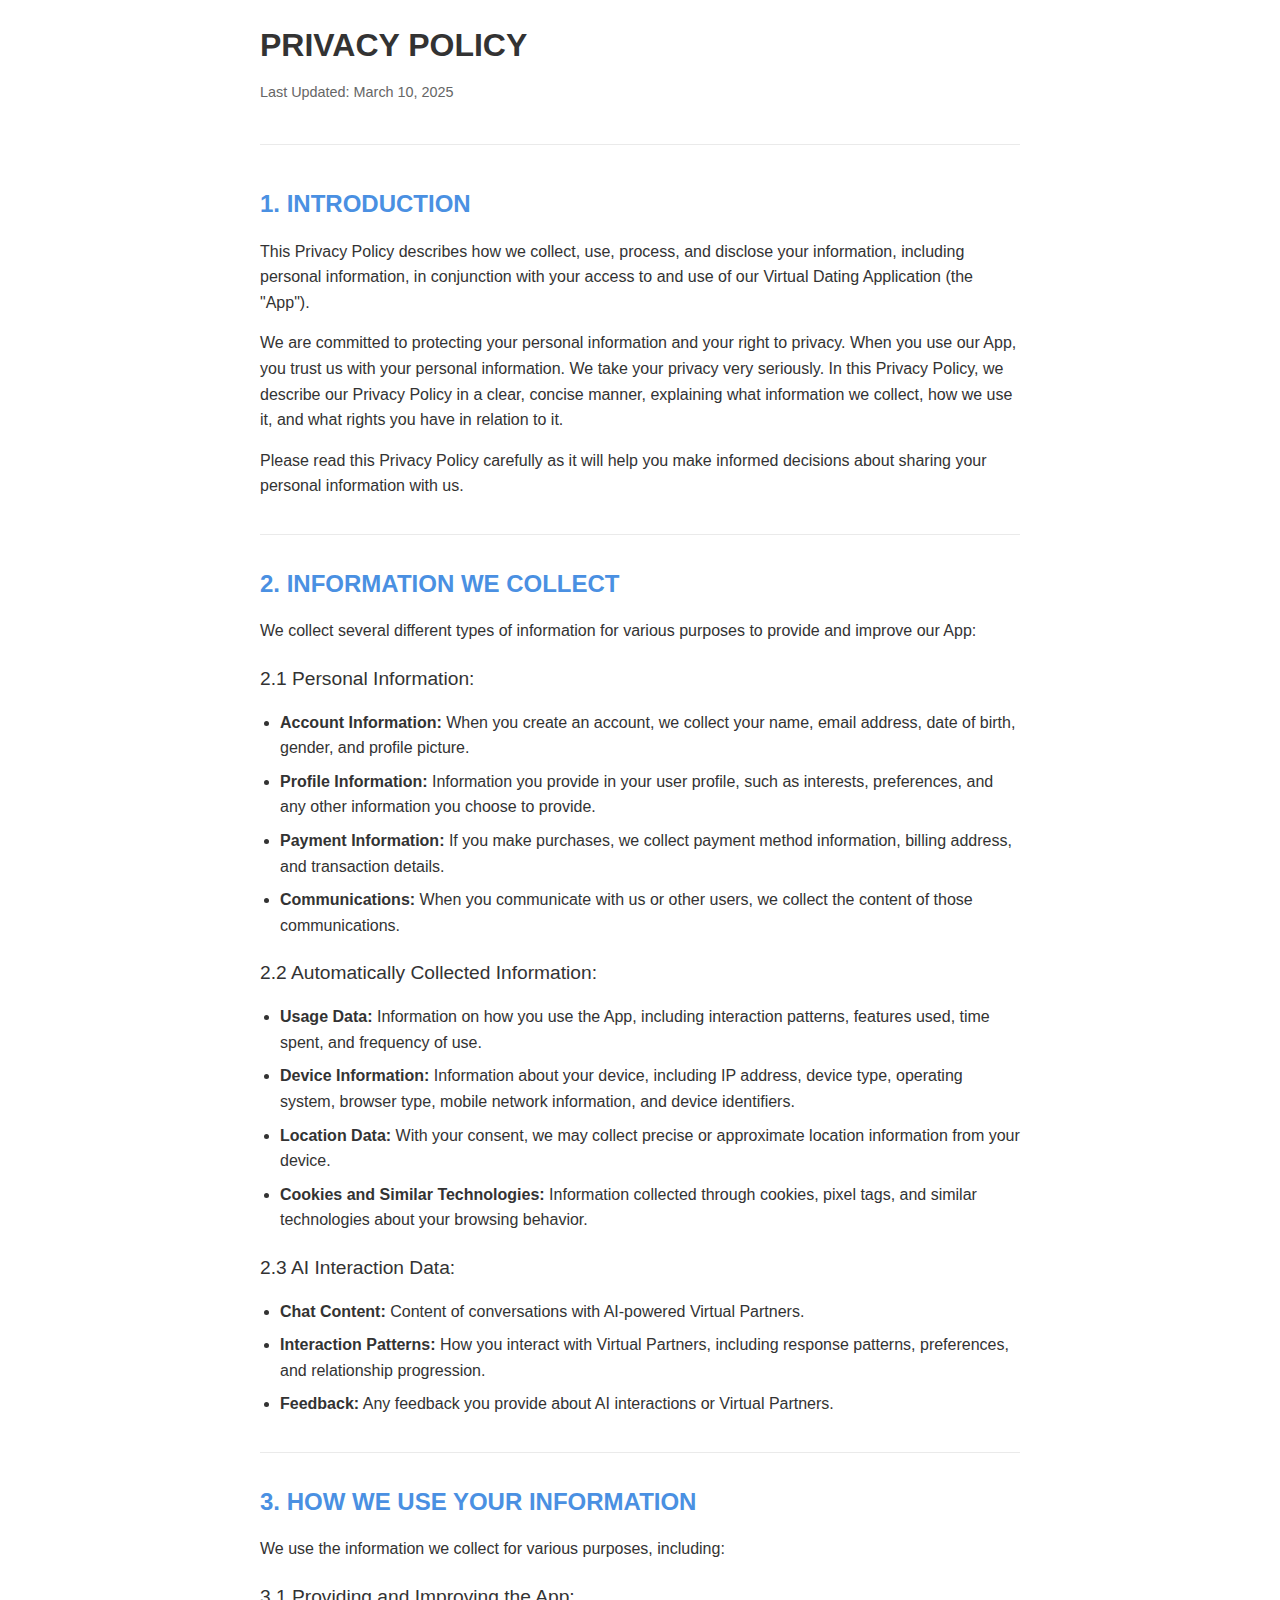
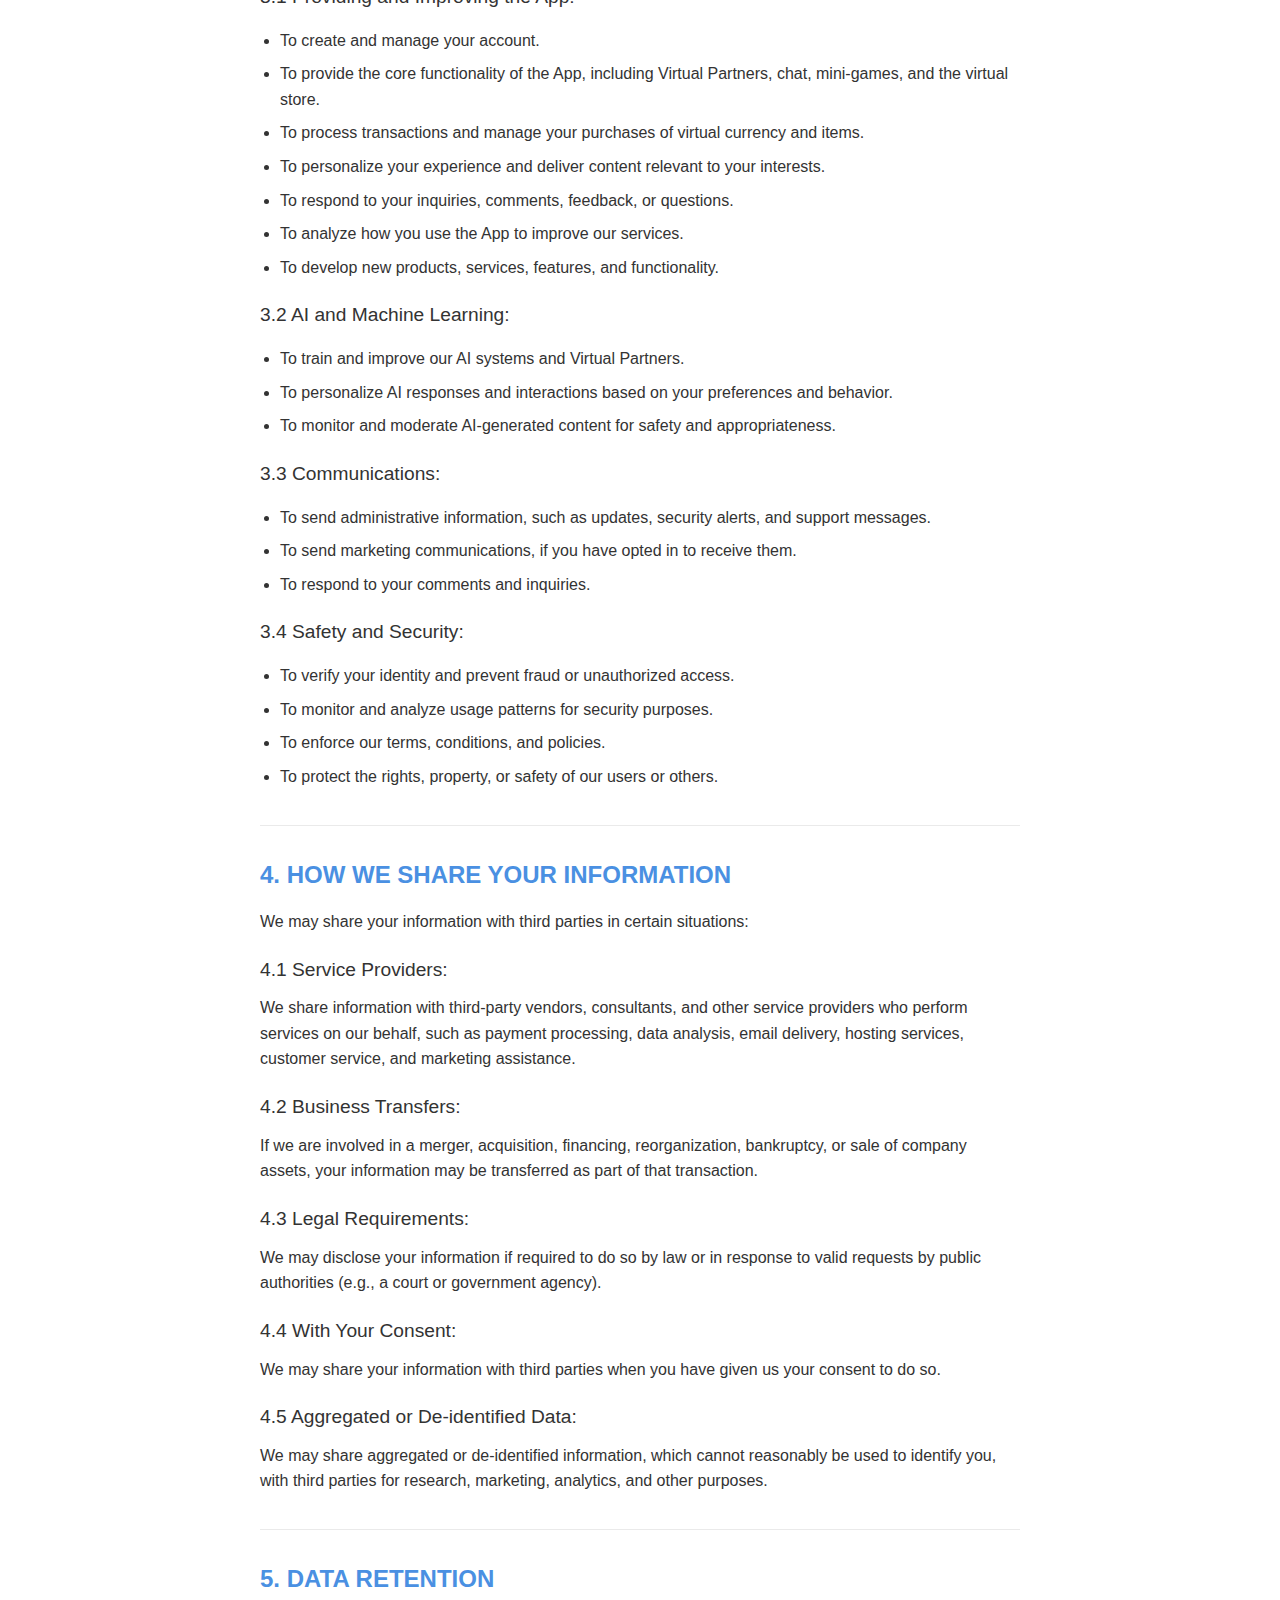
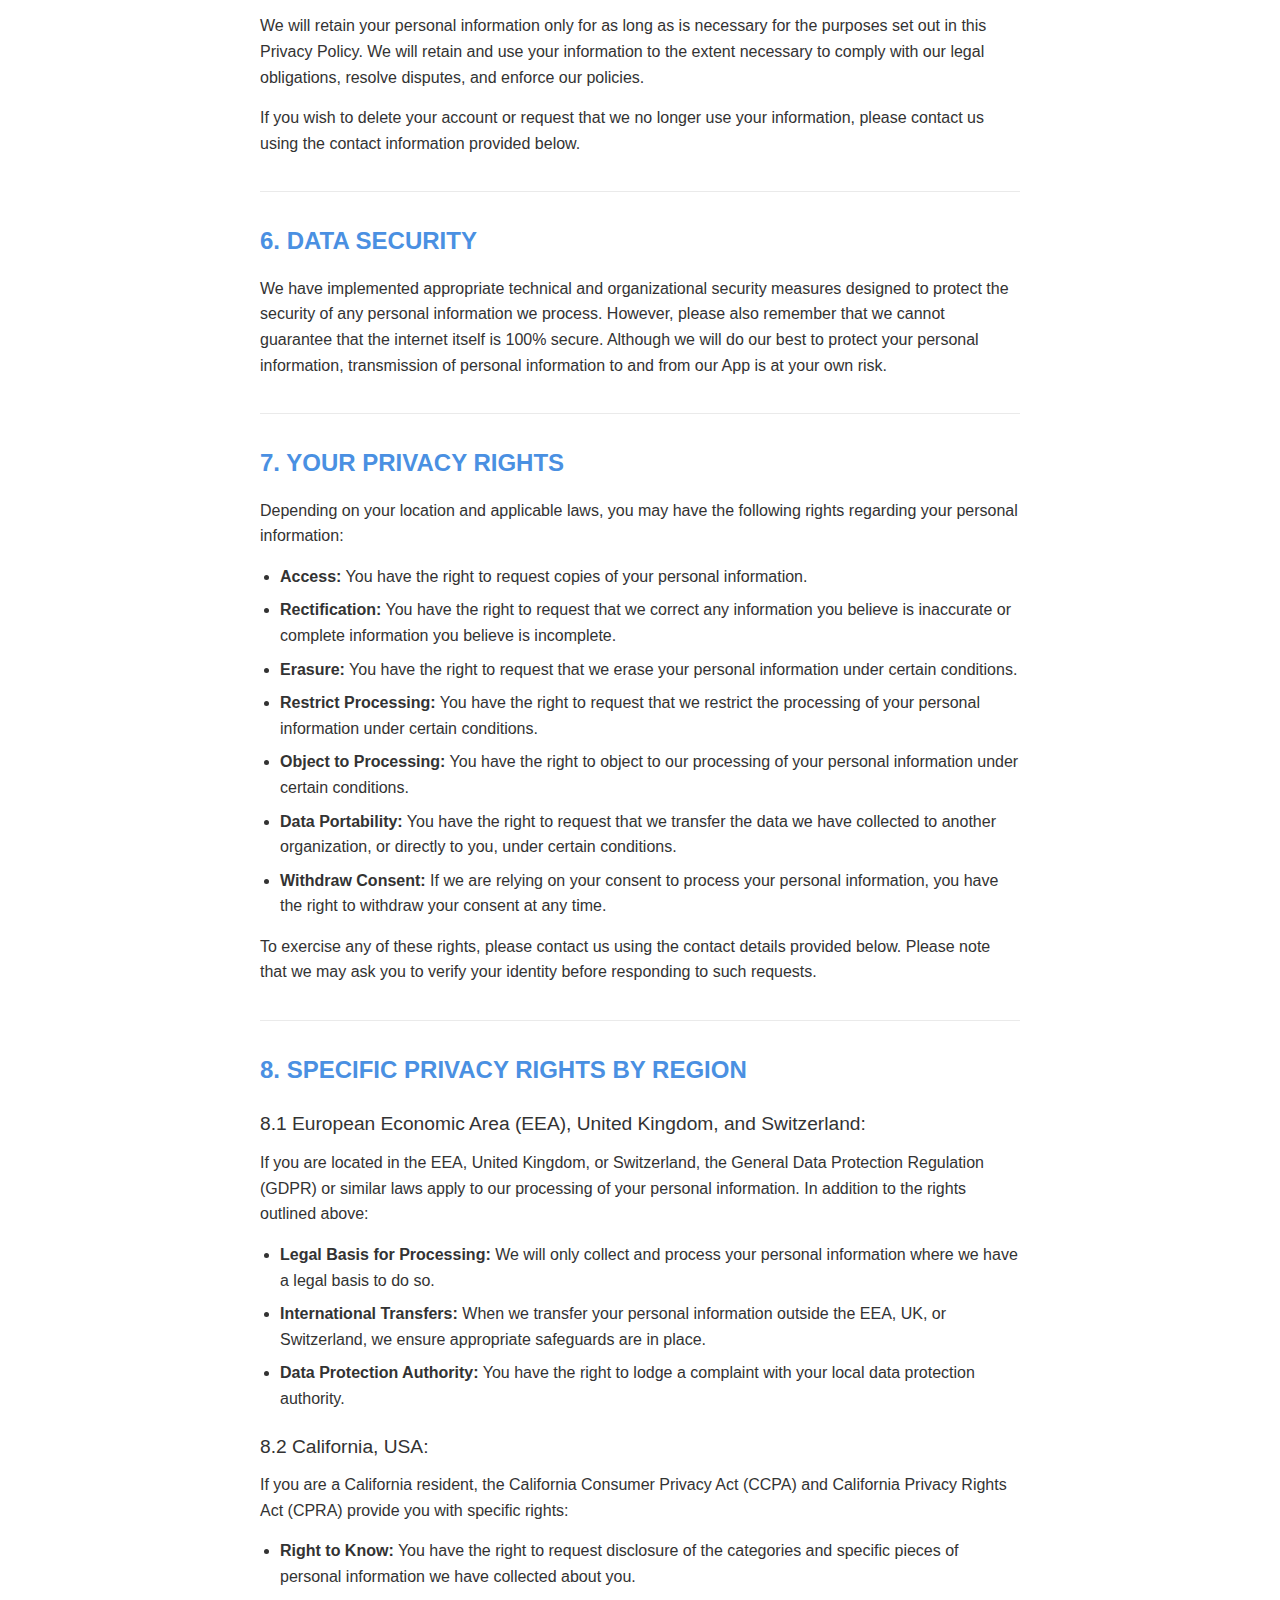
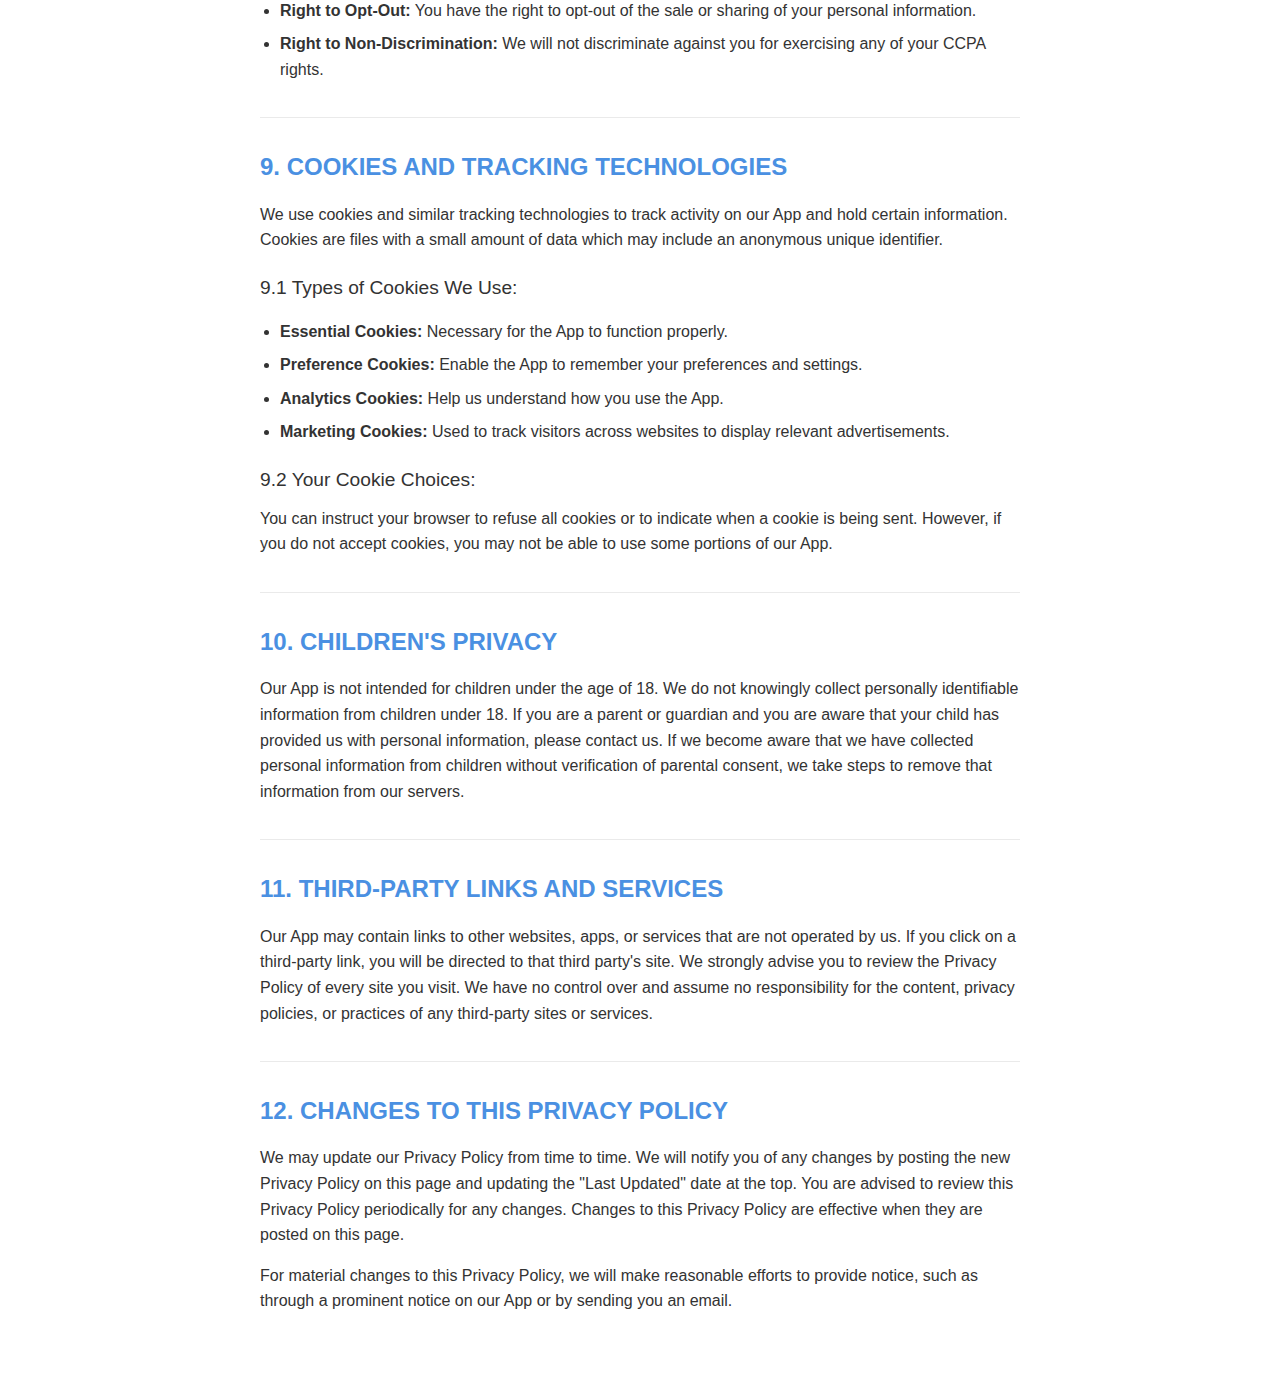
<file: views/Privacy-Policy.html>
<!DOCTYPE html>
<html lang="en">

<head>
  <meta charset="UTF-8">
  <meta name="viewport" content="width=device-width, initial-scale=1.0">
  <link rel="stylesheet" href="../style/terms.css" />
  <title>Privacy Policy</title>
</head>

<body>
  <header>
    <h1>PRIVACY POLICY</h1>
    <p class="last-updated">Last Updated: March 10, 2025</p>
  </header>

  <main>
    <div class="section">
      <h2>1. INTRODUCTION</h2>
      <p>This Privacy Policy describes how we collect, use, process, and disclose your information, including personal
        information, in conjunction with your access to and use of our Virtual Dating Application (the "App").</p>
      <p>We are committed to protecting your personal information and your right to privacy. When you use our App, you
        trust us with your personal information. We take your privacy very seriously. In this Privacy Policy, we
        describe our Privacy Policy in a clear, concise manner, explaining what information we collect, how we use it,
        and what rights you have in relation to it.</p>
      <p>Please read this Privacy Policy carefully as it will help you make informed decisions about sharing your
        personal information with us.</p>
    </div>

    <div class="section">
      <h2>2. INFORMATION WE COLLECT</h2>
      <p>We collect several different types of information for various purposes to provide and improve our App:</p>

      <h3>2.1 Personal Information:</h3>
      <ul>
        <li><strong>Account Information:</strong> When you create an account, we collect your name, email address, date
          of birth, gender, and profile picture.</li>
        <li><strong>Profile Information:</strong> Information you provide in your user profile, such as interests,
          preferences, and any other information you choose to provide.</li>
        <li><strong>Payment Information:</strong> If you make purchases, we collect payment method information, billing
          address, and transaction details.</li>
        <li><strong>Communications:</strong> When you communicate with us or other users, we collect the content of
          those communications.</li>
      </ul>

      <h3>2.2 Automatically Collected Information:</h3>
      <ul>
        <li><strong>Usage Data:</strong> Information on how you use the App, including interaction patterns, features
          used, time spent, and frequency of use.</li>
        <li><strong>Device Information:</strong> Information about your device, including IP address, device type,
          operating system, browser type, mobile network information, and device identifiers.</li>
        <li><strong>Location Data:</strong> With your consent, we may collect precise or approximate location
          information from your device.</li>
        <li><strong>Cookies and Similar Technologies:</strong> Information collected through cookies, pixel tags, and
          similar technologies about your browsing behavior.</li>
      </ul>

      <h3>2.3 AI Interaction Data:</h3>
      <ul>
        <li><strong>Chat Content:</strong> Content of conversations with AI-powered Virtual Partners.</li>
        <li><strong>Interaction Patterns:</strong> How you interact with Virtual Partners, including response patterns,
          preferences, and relationship progression.</li>
        <li><strong>Feedback:</strong> Any feedback you provide about AI interactions or Virtual Partners.</li>
      </ul>
    </div>

    <div class="section">
      <h2>3. HOW WE USE YOUR INFORMATION</h2>
      <p>We use the information we collect for various purposes, including:</p>

      <h3>3.1 Providing and Improving the App:</h3>
      <ul>
        <li>To create and manage your account.</li>
        <li>To provide the core functionality of the App, including Virtual Partners, chat, mini-games, and the virtual
          store.</li>
        <li>To process transactions and manage your purchases of virtual currency and items.</li>
        <li>To personalize your experience and deliver content relevant to your interests.</li>
        <li>To respond to your inquiries, comments, feedback, or questions.</li>
        <li>To analyze how you use the App to improve our services.</li>
        <li>To develop new products, services, features, and functionality.</li>
      </ul>

      <h3>3.2 AI and Machine Learning:</h3>
      <ul>
        <li>To train and improve our AI systems and Virtual Partners.</li>
        <li>To personalize AI responses and interactions based on your preferences and behavior.</li>
        <li>To monitor and moderate AI-generated content for safety and appropriateness.</li>
      </ul>

      <h3>3.3 Communications:</h3>
      <ul>
        <li>To send administrative information, such as updates, security alerts, and support messages.</li>
        <li>To send marketing communications, if you have opted in to receive them.</li>
        <li>To respond to your comments and inquiries.</li>
      </ul>

      <h3>3.4 Safety and Security:</h3>
      <ul>
        <li>To verify your identity and prevent fraud or unauthorized access.</li>
        <li>To monitor and analyze usage patterns for security purposes.</li>
        <li>To enforce our terms, conditions, and policies.</li>
        <li>To protect the rights, property, or safety of our users or others.</li>
      </ul>
    </div>

    <div class="section">
      <h2>4. HOW WE SHARE YOUR INFORMATION</h2>
      <p>We may share your information with third parties in certain situations:</p>

      <h3>4.1 Service Providers:</h3>
      <p>We share information with third-party vendors, consultants, and other service providers who perform services on
        our behalf, such as payment processing, data analysis, email delivery, hosting services, customer service, and
        marketing assistance.</p>

      <h3>4.2 Business Transfers:</h3>
      <p>If we are involved in a merger, acquisition, financing, reorganization, bankruptcy, or sale of company assets,
        your information may be transferred as part of that transaction.</p>

      <h3>4.3 Legal Requirements:</h3>
      <p>We may disclose your information if required to do so by law or in response to valid requests by public
        authorities (e.g., a court or government agency).</p>

      <h3>4.4 With Your Consent:</h3>
      <p>We may share your information with third parties when you have given us your consent to do so.</p>

      <h3>4.5 Aggregated or De-identified Data:</h3>
      <p>We may share aggregated or de-identified information, which cannot reasonably be used to identify you, with
        third parties for research, marketing, analytics, and other purposes.</p>
    </div>

    <div class="section">
      <h2>5. DATA RETENTION</h2>
      <p>We will retain your personal information only for as long as is necessary for the purposes set out in this
        Privacy Policy. We will retain and use your information to the extent necessary to comply with our legal
        obligations, resolve disputes, and enforce our policies.</p>
      <p>If you wish to delete your account or request that we no longer use your information, please contact us using
        the contact information provided below.</p>
    </div>

    <div class="section">
      <h2>6. DATA SECURITY</h2>
      <p>We have implemented appropriate technical and organizational security measures designed to protect the security
        of any personal information we process. However, please also remember that we cannot guarantee that the internet
        itself is 100% secure. Although we will do our best to protect your personal information, transmission of
        personal information to and from our App is at your own risk.</p>
    </div>

    <div class="section">
      <h2>7. YOUR PRIVACY RIGHTS</h2>
      <p>Depending on your location and applicable laws, you may have the following rights regarding your personal
        information:</p>

      <ul>
        <li><strong>Access:</strong> You have the right to request copies of your personal information.</li>
        <li><strong>Rectification:</strong> You have the right to request that we correct any information you believe is
          inaccurate or complete information you believe is incomplete.</li>
        <li><strong>Erasure:</strong> You have the right to request that we erase your personal information under
          certain conditions.</li>
        <li><strong>Restrict Processing:</strong> You have the right to request that we restrict the processing of your
          personal information under certain conditions.</li>
        <li><strong>Object to Processing:</strong> You have the right to object to our processing of your personal
          information under certain conditions.</li>
        <li><strong>Data Portability:</strong> You have the right to request that we transfer the data we have collected
          to another organization, or directly to you, under certain conditions.</li>
        <li><strong>Withdraw Consent:</strong> If we are relying on your consent to process your personal information,
          you have the right to withdraw your consent at any time.</li>
      </ul>

      <p>To exercise any of these rights, please contact us using the contact details provided below. Please note that
        we may ask you to verify your identity before responding to such requests.</p>
    </div>

    <div class="section">
      <h2>8. SPECIFIC PRIVACY RIGHTS BY REGION</h2>

      <h3>8.1 European Economic Area (EEA), United Kingdom, and Switzerland:</h3>
      <div class="highlight-box">
        <p>If you are located in the EEA, United Kingdom, or Switzerland, the General Data Protection Regulation (GDPR)
          or similar laws apply to our processing of your personal information. In addition to the rights outlined
          above:</p>
        <ul>
          <li><strong>Legal Basis for Processing:</strong> We will only collect and process your personal information
            where we have a legal basis to do so.</li>
          <li><strong>International Transfers:</strong> When we transfer your personal information outside the EEA, UK,
            or Switzerland, we ensure appropriate safeguards are in place.</li>
          <li><strong>Data Protection Authority:</strong> You have the right to lodge a complaint with your local data
            protection authority.</li>
        </ul>
      </div>

      <h3>8.2 California, USA:</h3>
      <div class="highlight-box">
        <p>If you are a California resident, the California Consumer Privacy Act (CCPA) and California Privacy Rights
          Act (CPRA) provide you with specific rights:</p>
        <ul>
          <li><strong>Right to Know:</strong> You have the right to request disclosure of the categories and specific
            pieces of personal information we have collected about you.</li>
          <li><strong>Right to Opt-Out:</strong> You have the right to opt-out of the sale or sharing of your personal
            information.</li>
          <li><strong>Right to Non-Discrimination:</strong> We will not discriminate against you for exercising any of
            your CCPA rights.</li>
        </ul>
      </div>
    </div>

    <div class="section">
      <h2>9. COOKIES AND TRACKING TECHNOLOGIES</h2>
      <p>We use cookies and similar tracking technologies to track activity on our App and hold certain information.
        Cookies are files with a small amount of data which may include an anonymous unique identifier.</p>

      <h3>9.1 Types of Cookies We Use:</h3>
      <ul>
        <li><strong>Essential Cookies:</strong> Necessary for the App to function properly.</li>
        <li><strong>Preference Cookies:</strong> Enable the App to remember your preferences and settings.</li>
        <li><strong>Analytics Cookies:</strong> Help us understand how you use the App.</li>
        <li><strong>Marketing Cookies:</strong> Used to track visitors across websites to display relevant
          advertisements.</li>
      </ul>

      <h3>9.2 Your Cookie Choices:</h3>
      <p>You can instruct your browser to refuse all cookies or to indicate when a cookie is being sent. However, if you
        do not accept cookies, you may not be able to use some portions of our App.</p>
    </div>

    <div class="section">
      <h2>10. CHILDREN'S PRIVACY</h2>
      <p>Our App is not intended for children under the age of 18. We do not knowingly collect personally identifiable
        information from children under 18. If you are a parent or guardian and you are aware that your child has
        provided us with personal information, please contact us. If we become aware that we have collected personal
        information from children without verification of parental consent, we take steps to remove that information
        from our servers.</p>
    </div>

    <div class="section">
      <h2>11. THIRD-PARTY LINKS AND SERVICES</h2>
      <p>Our App may contain links to other websites, apps, or services that are not operated by us. If you click on a
        third-party link, you will be directed to that third party's site. We strongly advise you to review the Privacy
        Policy of every site you visit. We have no control over and assume no responsibility for the content, privacy
        policies, or practices of any third-party sites or services.</p>
    </div>

    <div class="section">
      <h2>12. CHANGES TO THIS PRIVACY POLICY</h2>
      <p>We may update our Privacy Policy from time to time. We will notify you of any changes by posting the new
        Privacy Policy on this page and updating the "Last Updated" date at the top. You are advised to review this
        Privacy Policy periodically for any changes. Changes to this Privacy Policy are effective when they are posted
        on this page.</p>
      <p>For material changes to this Privacy Policy, we will make reasonable efforts to provide notice, such as through
        a prominent notice on our App or by sending you an email.</p>
    </div>

    <!-- <div class="contact-info">
      <h2>13. CONTACT US</h2>
      <p>If you have any questions about this Privacy Policy, please contact us:</p>
      <p><strong>Company Name</strong><br>
        123 Main Street<br>
        City, State 12345<br>
        Email: privacy@company.com<br>
        Phone: (123) 456-7890</p>
    </div> -->
  </main>
</body>

</html>
</file>
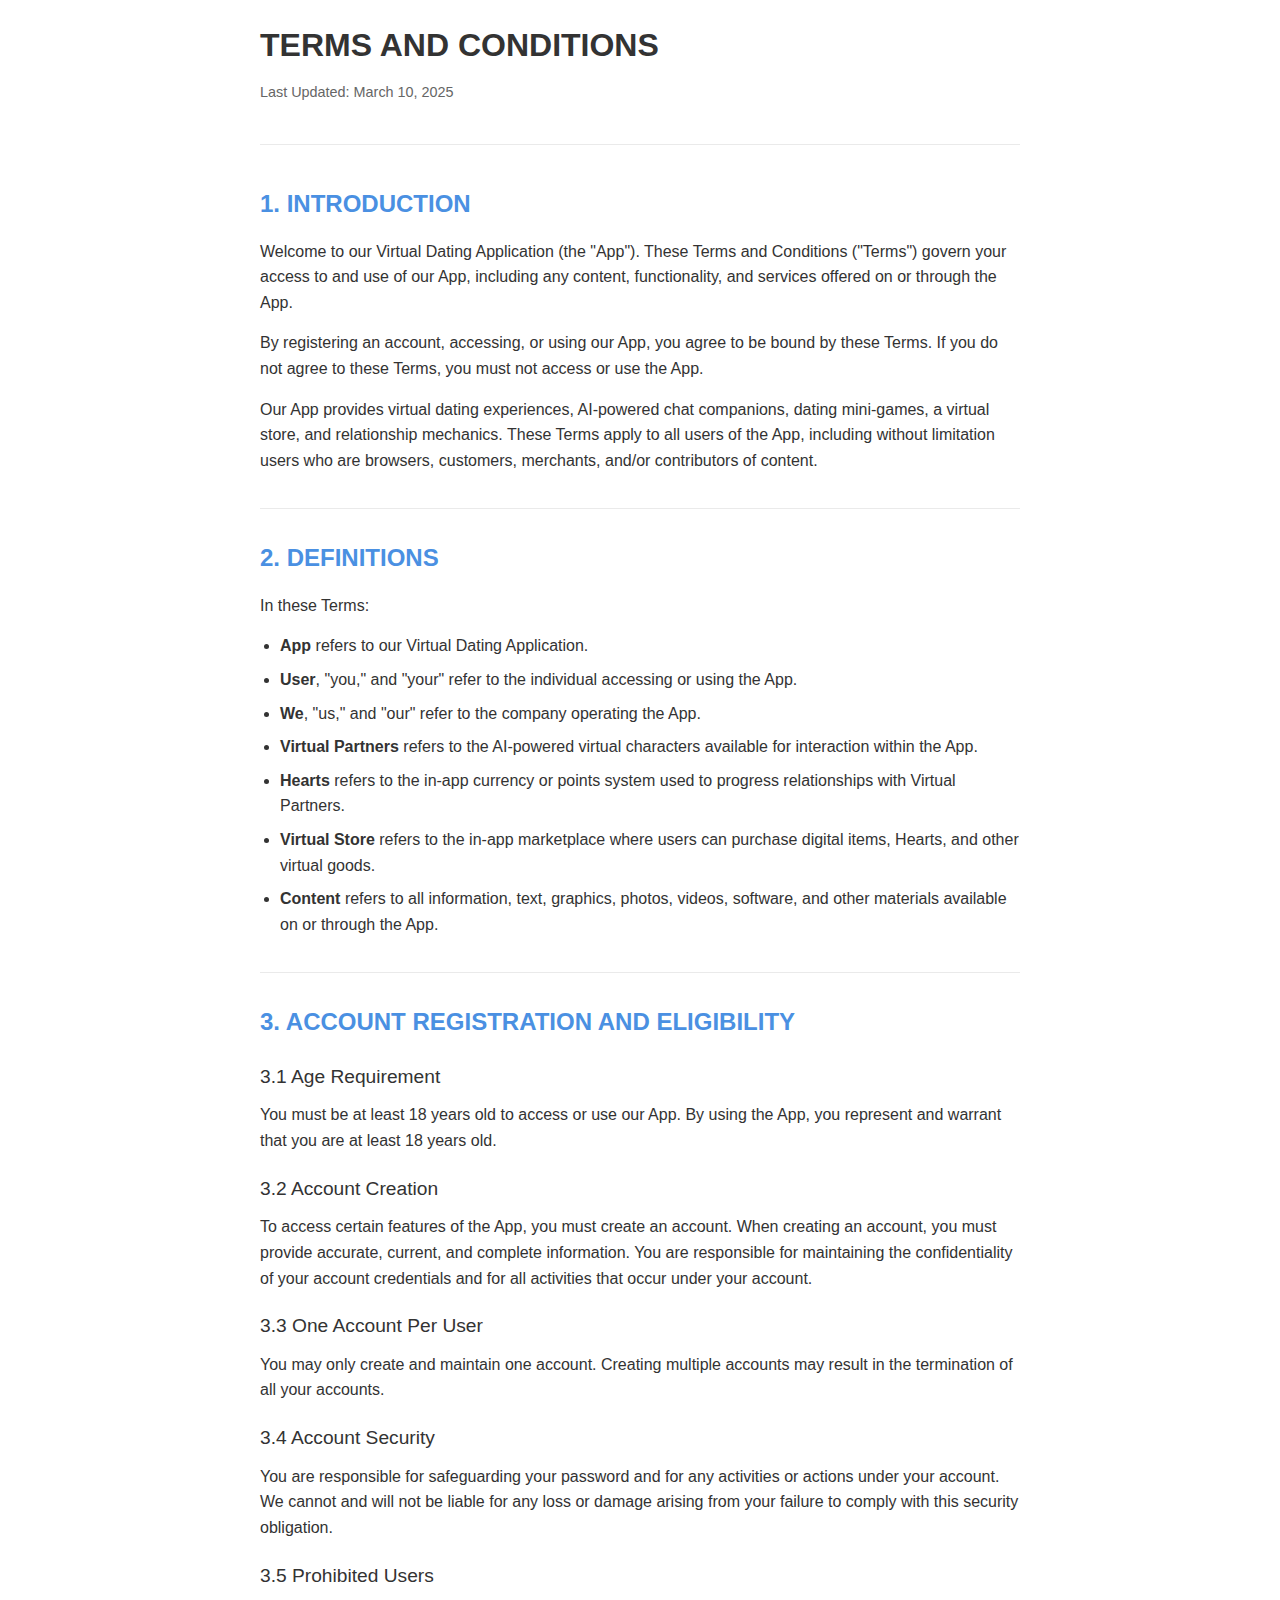
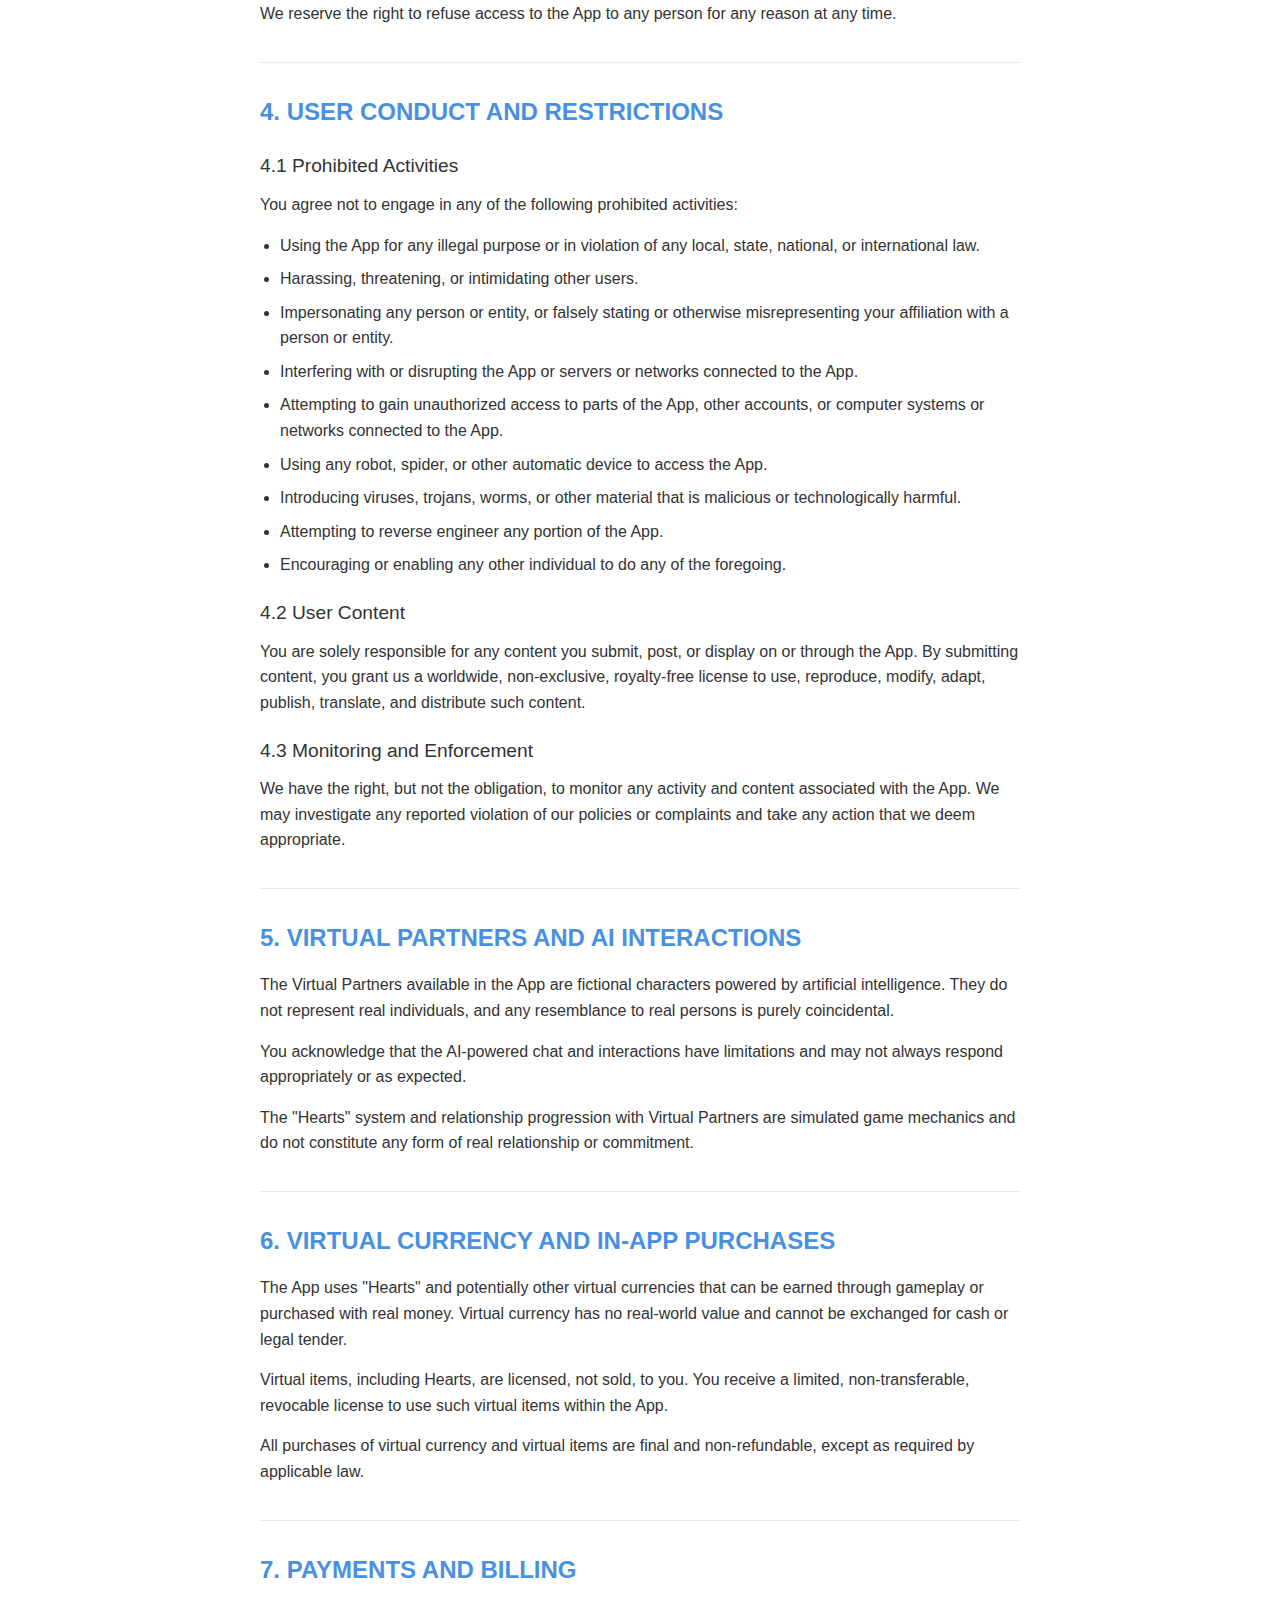
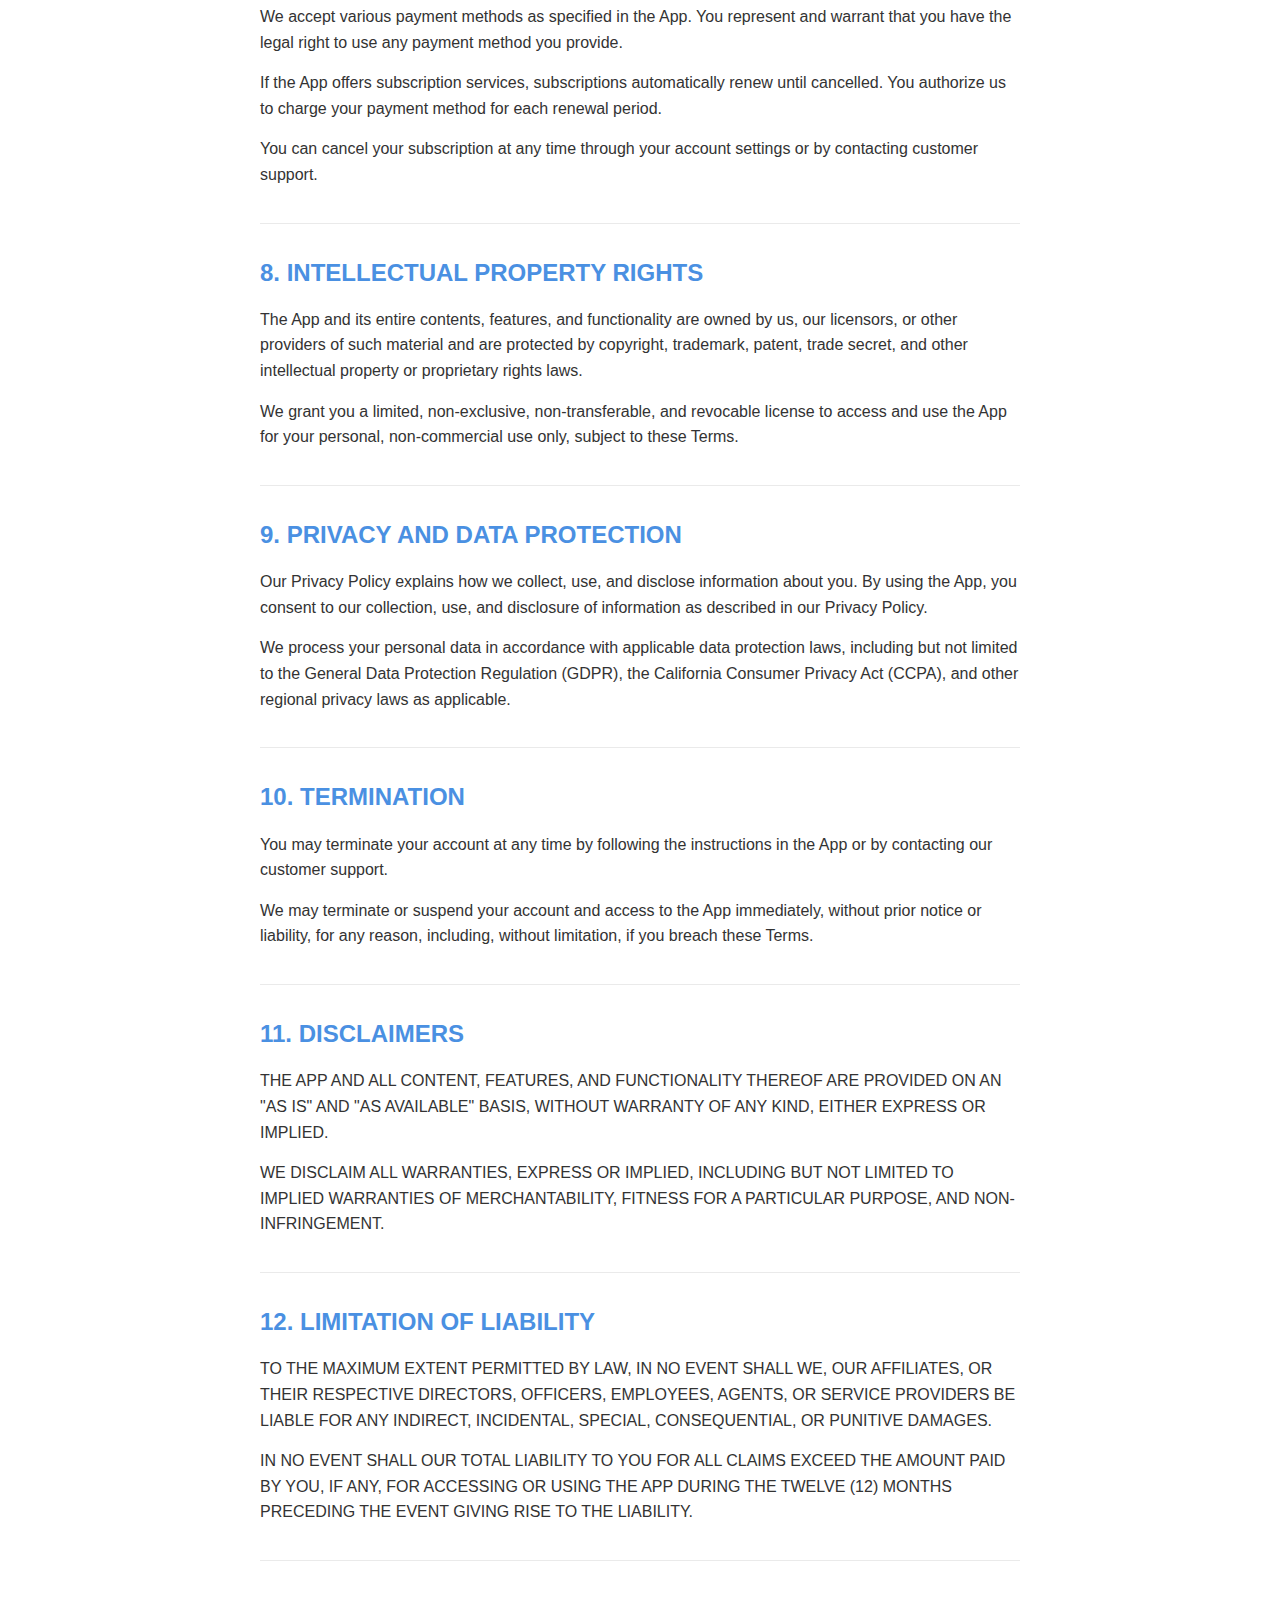
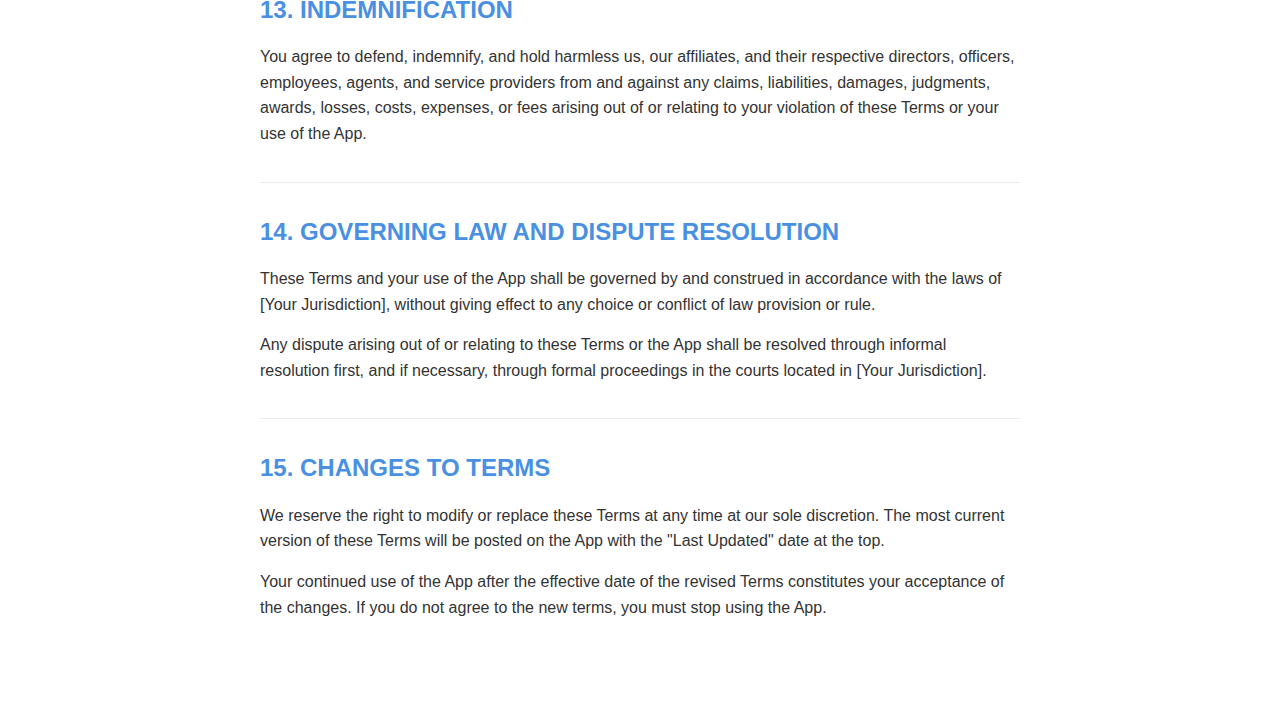
<file: views/Terms-and-Conditions.html>
<!DOCTYPE html>
<html lang="en">

<head>
  <meta charset="UTF-8">
  <meta name="viewport" content="width=device-width, initial-scale=1.0">
  <link rel="stylesheet" href="../style/terms.css" />
  <title>Terms and Conditions</title>
</head>

<body>
  <header>
    <h1>TERMS AND CONDITIONS</h1>
    <p class="last-updated">Last Updated: March 10, 2025</p>
  </header>

  <main>
    <div class="section">
      <h2>1. INTRODUCTION</h2>
      <p>Welcome to our Virtual Dating Application (the "App"). These Terms and Conditions ("Terms") govern your access
        to and use of our App, including any content, functionality, and services offered on or through the App.</p>
      <p>By registering an account, accessing, or using our App, you agree to be bound by these Terms. If you do not
        agree to these Terms, you must not access or use the App.</p>
      <p>Our App provides virtual dating experiences, AI-powered chat companions, dating mini-games, a virtual store,
        and relationship mechanics. These Terms apply to all users of the App, including without limitation users who
        are browsers, customers, merchants, and/or contributors of content.</p>
    </div>

    <div class="section">
      <h2>2. DEFINITIONS</h2>
      <p>In these Terms:</p>
      <ul>
        <li><strong>App</strong> refers to our Virtual Dating Application.</li>
        <li><strong>User</strong>, "you," and "your" refer to the individual accessing or using the App.</li>
        <li><strong>We</strong>, "us," and "our" refer to the company operating the App.</li>
        <li><strong>Virtual Partners</strong> refers to the AI-powered virtual characters available for interaction
          within the App.</li>
        <li><strong>Hearts</strong> refers to the in-app currency or points system used to progress relationships with
          Virtual Partners.</li>
        <li><strong>Virtual Store</strong> refers to the in-app marketplace where users can purchase digital items,
          Hearts, and other virtual goods.</li>
        <li><strong>Content</strong> refers to all information, text, graphics, photos, videos, software, and other
          materials available on or through the App.</li>
      </ul>
    </div>

    <div class="section">
      <h2>3. ACCOUNT REGISTRATION AND ELIGIBILITY</h2>
      <h3>3.1 Age Requirement</h3>
      <p>You must be at least 18 years old to access or use our App. By using the App, you represent and warrant that
        you are at least 18 years old.</p>

      <h3>3.2 Account Creation</h3>
      <p>To access certain features of the App, you must create an account. When creating an account, you must provide
        accurate, current, and complete information. You are responsible for maintaining the confidentiality of your
        account credentials and for all activities that occur under your account.</p>

      <h3>3.3 One Account Per User</h3>
      <p>You may only create and maintain one account. Creating multiple accounts may result in the termination of all
        your accounts.</p>

      <h3>3.4 Account Security</h3>
      <p>You are responsible for safeguarding your password and for any activities or actions under your account. We
        cannot and will not be liable for any loss or damage arising from your failure to comply with this security
        obligation.</p>

      <h3>3.5 Prohibited Users</h3>
      <p>We reserve the right to refuse access to the App to any person for any reason at any time.</p>
    </div>

    <div class="section">
      <h2>4. USER CONDUCT AND RESTRICTIONS</h2>
      <h3>4.1 Prohibited Activities</h3>
      <p>You agree not to engage in any of the following prohibited activities:</p>
      <ul>
        <li>Using the App for any illegal purpose or in violation of any local, state, national, or international law.
        </li>
        <li>Harassing, threatening, or intimidating other users.</li>
        <li>Impersonating any person or entity, or falsely stating or otherwise misrepresenting your affiliation with a
          person or entity.</li>
        <li>Interfering with or disrupting the App or servers or networks connected to the App.</li>
        <li>Attempting to gain unauthorized access to parts of the App, other accounts, or computer systems or networks
          connected to the App.</li>
        <li>Using any robot, spider, or other automatic device to access the App.</li>
        <li>Introducing viruses, trojans, worms, or other material that is malicious or technologically harmful.</li>
        <li>Attempting to reverse engineer any portion of the App.</li>
        <li>Encouraging or enabling any other individual to do any of the foregoing.</li>
      </ul>

      <h3>4.2 User Content</h3>
      <p>You are solely responsible for any content you submit, post, or display on or through the App. By submitting
        content, you grant us a worldwide, non-exclusive, royalty-free license to use, reproduce, modify, adapt,
        publish, translate, and distribute such content.</p>

      <h3>4.3 Monitoring and Enforcement</h3>
      <p>We have the right, but not the obligation, to monitor any activity and content associated with the App. We may
        investigate any reported violation of our policies or complaints and take any action that we deem appropriate.
      </p>
    </div>

    <div class="section">
      <h2>5. VIRTUAL PARTNERS AND AI INTERACTIONS</h2>
      <p>The Virtual Partners available in the App are fictional characters powered by artificial intelligence. They do
        not represent real individuals, and any resemblance to real persons is purely coincidental.</p>
      <p>You acknowledge that the AI-powered chat and interactions have limitations and may not always respond
        appropriately or as expected.</p>
      <p>The "Hearts" system and relationship progression with Virtual Partners are simulated game mechanics and do not
        constitute any form of real relationship or commitment.</p>
    </div>

    <div class="section">
      <h2>6. VIRTUAL CURRENCY AND IN-APP PURCHASES</h2>
      <p>The App uses "Hearts" and potentially other virtual currencies that can be earned through gameplay or purchased
        with real money. Virtual currency has no real-world value and cannot be exchanged for cash or legal tender.</p>
      <p>Virtual items, including Hearts, are licensed, not sold, to you. You receive a limited, non-transferable,
        revocable license to use such virtual items within the App.</p>
      <p>All purchases of virtual currency and virtual items are final and non-refundable, except as required by
        applicable law.</p>
    </div>

    <div class="section">
      <h2>7. PAYMENTS AND BILLING</h2>
      <p>We accept various payment methods as specified in the App. You represent and warrant that you have the legal
        right to use any payment method you provide.</p>
      <p>If the App offers subscription services, subscriptions automatically renew until cancelled. You authorize us to
        charge your payment method for each renewal period.</p>
      <p>You can cancel your subscription at any time through your account settings or by contacting customer support.
      </p>
    </div>

    <div class="section">
      <h2>8. INTELLECTUAL PROPERTY RIGHTS</h2>
      <p>The App and its entire contents, features, and functionality are owned by us, our licensors, or other providers
        of such material and are protected by copyright, trademark, patent, trade secret, and other intellectual
        property or proprietary rights laws.</p>
      <p>We grant you a limited, non-exclusive, non-transferable, and revocable license to access and use the App for
        your personal, non-commercial use only, subject to these Terms.</p>
    </div>

    <div class="section">
      <h2>9. PRIVACY AND DATA PROTECTION</h2>
      <p>Our Privacy Policy explains how we collect, use, and disclose information about you. By using the App, you
        consent to our collection, use, and disclosure of information as described in our Privacy Policy.</p>
      <p>We process your personal data in accordance with applicable data protection laws, including but not limited to
        the General Data Protection Regulation (GDPR), the California Consumer Privacy Act (CCPA), and other regional
        privacy laws as applicable.</p>
    </div>

    <div class="section">
      <h2>10. TERMINATION</h2>
      <p>You may terminate your account at any time by following the instructions in the App or by contacting our
        customer support.</p>
      <p>We may terminate or suspend your account and access to the App immediately, without prior notice or liability,
        for any reason, including, without limitation, if you breach these Terms.</p>
    </div>

    <div class="section">
      <h2>11. DISCLAIMERS</h2>
      <p>THE APP AND ALL CONTENT, FEATURES, AND FUNCTIONALITY THEREOF ARE PROVIDED ON AN "AS IS" AND "AS AVAILABLE"
        BASIS, WITHOUT WARRANTY OF ANY KIND, EITHER EXPRESS OR IMPLIED.</p>
      <p>WE DISCLAIM ALL WARRANTIES, EXPRESS OR IMPLIED, INCLUDING BUT NOT LIMITED TO IMPLIED WARRANTIES OF
        MERCHANTABILITY, FITNESS FOR A PARTICULAR PURPOSE, AND NON-INFRINGEMENT.</p>
    </div>

    <div class="section">
      <h2>12. LIMITATION OF LIABILITY</h2>
      <p>TO THE MAXIMUM EXTENT PERMITTED BY LAW, IN NO EVENT SHALL WE, OUR AFFILIATES, OR THEIR RESPECTIVE DIRECTORS,
        OFFICERS, EMPLOYEES, AGENTS, OR SERVICE PROVIDERS BE LIABLE FOR ANY INDIRECT, INCIDENTAL, SPECIAL,
        CONSEQUENTIAL, OR PUNITIVE DAMAGES.</p>
      <p>IN NO EVENT SHALL OUR TOTAL LIABILITY TO YOU FOR ALL CLAIMS EXCEED THE AMOUNT PAID BY YOU, IF ANY, FOR
        ACCESSING OR USING THE APP DURING THE TWELVE (12) MONTHS PRECEDING THE EVENT GIVING RISE TO THE LIABILITY.</p>
    </div>

    <div class="section">
      <h2>13. INDEMNIFICATION</h2>
      <p>You agree to defend, indemnify, and hold harmless us, our affiliates, and their respective directors, officers,
        employees, agents, and service providers from and against any claims, liabilities, damages, judgments, awards,
        losses, costs, expenses, or fees arising out of or relating to your violation of these Terms or your use of the
        App.</p>
    </div>

    <div class="section">
      <h2>14. GOVERNING LAW AND DISPUTE RESOLUTION</h2>
      <p>These Terms and your use of the App shall be governed by and construed in accordance with the laws of [Your
        Jurisdiction], without giving effect to any choice or conflict of law provision or rule.</p>
      <p>Any dispute arising out of or relating to these Terms or the App shall be resolved through informal resolution
        first, and if necessary, through formal proceedings in the courts located in [Your Jurisdiction].</p>
    </div>

    <div class="section">
      <h2>15. CHANGES TO TERMS</h2>
      <p>We reserve the right to modify or replace these Terms at any time at our sole discretion. The most current
        version of these Terms will be posted on the App with the "Last Updated" date at the top.</p>
      <p>Your continued use of the App after the effective date of the revised Terms constitutes your acceptance of the
        changes. If you do not agree to the new terms, you must stop using the App.</p>
    </div>

    <!-- <div class="contact-info">
      <h2>16. CONTACT INFORMATION</h2>
      <p>If you have any questions about these Terms, please contact us at:</p>
      <p><strong>Company Name</strong><br>
        123 Main Street<br>
        City, State 12345<br>
        Email: contact@company.com<br>
        Phone: (123) 456-7890</p>
    </div> -->
  </main>
</body>

</html>
</file>
<file: style/root.css>
:root {
  --bg-color-page: #141414;
  --bg-color-cont: #141414;
  --cont-border-clr: 2px solid #fafafa10;
  --box-shadow: 0px 5px 10px 1px rgb(91, 36, 93, 0.5);
  --title-clr: #fff;
  --ttl-clr-shadow: rgb(145, 58, 148) 0px 0px 5px, rgb(201, 80, 205) 0px 0px 10px, rgb(140, 73, 143) 0px 0px 15px, rgb(105, 33, 107) 0px 0px 25px;
  --text-p-clr: #ffffff;
  --text-p-span-clr: rgb(145, 58, 148, 0.7) 0px 0px 5px, rgb(201, 80, 205, 0.7) 0px 0px 10px;
  --bg-glass: #fafafa10;
  --blur: blur(0.4rem);
  --blur-fl: blur(32px);

  --nv-bg-clr: rgb(61, 25, 62);
  --nv-clr: #fff;
  --nv-txt-hv-shdw: 3px 3px 20px #A452A5, -2px 1px 30px #A452A5;
  --nv-bg-filter: blur(32px);
  --nv-bg-clr-active: ;

  --bg-clr-wlc: #0d0d0dd1;
  --wlc-p-clr: #d6d6d6;

  --dt-bg-clr: #111;
  --dt-ttl-clr: #fff;
  --dt-ttl-size: 2.2rem;
  --dt-size-two: 1.6rem;
  --dt-clr-p: #d6d6d6;
  --dt-size-p: 0.9rem;
  --dt-size-p-two: 0.87rem;
  --dt-bx-shdw: 0 60px 60px -60px rgba(149, 0, 255, 0.5);

  --info-cont-bg-clr: #0d0d0d;
  --info-bg-clr: #0d0d0dbd;
  --info-ttl-clr: #fff;
  --info-ttl-size: 2rem;
  --info-size-two: 1.6rem;
  --info-clr-p: #d6d6d6;
  --info-size-p: 0.92rem;
  --info-size-p-two: 0.8rem;

  --ch-bg-clr: #111;
  --ch-ttl-clr: #fff;
  --ch-ttl-size: 2.2rem;
  --ch-size-two: 1.7rem;
  --ch-clr-p: #d6d6d6;
  --ch-size-p: 0.9rem;
  --ch-size-p-two: 0.87rem;
  --ch-tl-clr-card: #fff;
  --ch-tl-size-card: 18px;
  --ch-tl-size-card-two: 14px;
  --ch-tl-size-card-tree: 12px;

  --ch-bx-shdw: 0 60px 60px -60px rgba(149, 0, 255, 0.5);

  --ft-bg-clr: #111;
  --ft-circle-clr: #fff;
  --ft-txt-hv-shdw: rgb(61, 25, 62);
  --ft-a-clr: #fff;
  --ft-size-a: 0.7rem;
  --ft-bt-bg-cl: rgb(61, 25, 62);
  --ft-size-p: 0.85rem;












  --primary-color: rgb(145, 58, 148);
  /* --secondary-color: #9f12d2; */
  --nv-txt-hv-shdw: 2px 2px 5px #A452A5;
  --background-color: #0b0b0b;
  /* --background-color: rgba(61, 25, 62, 0.833); */
  --card-background: #1a1a1a;
  --text-color: #ffffff;
  --text-light: #a0a0a0;
  --border-color: #333333;
  --accent-color: rgb(192, 69, 196);

}

* {
  margin: 0;
  padding: 0;
  box-sizing: border-box;
  text-decoration: none;
  list-style: none;
  text-decoration: none;
  scroll-behavior: smooth;
  font-family: "Noto Sans", sans-serif;
}

body {
  background-color: var(--bg-color-page);
}

main {
  position: absolute;
  z-index: 10;
}

p {
  line-height: 23px;
}

h1 {
  color: var(--title-clr);
  font-size: 1.6em;
  font-weight: 500;
  text-align: center;
}

h1 span {
  text-shadow: var(--ttl-clr-shadow);
}
</file>
<file: style/phone.css>
.phone-container {
  position: fixed;
  top: 20%;
  width: 100%;
  display: flex;
  justify-content: flex-end;
  padding-right: 100px;
  z-index: 1;
  pointer-events: none;
  perspective: 1200px;
  box-sizing: border-box;
}

/* Estilos base del teléfono */
.phone {
  width: 280px;
  height: 560px;
  background: linear-gradient(145deg, rgb(215, 216, 213), rgb(171, 171, 168), rgb(118, 118, 116));
  border-radius: 40px;
  padding: 12px;
  box-shadow: 0 20px 40px rgba(0, 0, 0, 0.2), 0 10px 15px rgba(0, 0, 0, 0.1), inset 0 0 5px rgba(255, 255, 255, 0.1);
  position: relative;
  transform-style: preserve-3d;
  transition: transform 1s ease, box-shadow 1s ease;
  border: 1px solid rgba(255, 255, 255, 0.1);
}

/* Parte interna del teléfono */
.phone-inner {
  width: 100%;
  height: 100%;
  background-color: white;
  border-radius: 30px;
  overflow: hidden;
  position: relative;
  box-shadow: inset 0 0 10px rgba(0, 0, 0, 0.1);
}

/* Pantalla del teléfono */
.phone-screen {
  width: 100%;
  height: 100%;
  overflow: hidden;
  position: relative;
  background-color: #ececec;

}

/* Notch del teléfono (la muesca superior) */
.phone-notch {
  margin-top: 10px;
  position: absolute;
  top: 0;
  left: 50%;
  transform: translateX(-50%);
  width: 90px;
  height: 25px;
  background-color: #000;
  border-radius: 15px;
  z-index: 10;
  display: flex;
  justify-content: center;
  align-items: center;
}

/* Añadir detalles al notch */
.phone-notch:before {
  content: "";
  position: absolute;
  width: 8px;
  height: 8px;
  background: rgba(50, 150, 255, 0.6);
  border-radius: 50%;
  right: 15px;
  box-shadow: 0 0 3px rgba(50, 150, 255, 0.4);
}

/* Indicador de inicio (la línea en la parte inferior) */
.phone-home-indicator {
  position: absolute;
  bottom: 10px;
  left: 50%;
  transform: translateX(-50%);
  width: 100px;
  height: 5px;
  background-color: rgba(255, 255, 255, 0.7);
  border-radius: 3px;
  z-index: 10;
  box-shadow: 0 0 5px rgba(0, 0, 0, 0.1);
}

/* Botones laterales para más realismo */
.phone:before {
  content: "";
  position: absolute;
  width: 3px;
  height: 60px;
  background-color: rgba(99, 98, 96);
  right: -1px;
  top: 120px;
  border-radius: 3px 0 0 3px;
}

.phone:after {
  content: "";
  position: absolute;
  width: 3px;
  height: 30px;
  background-color: rgba(99, 98, 96);
  left: -1px;
  top: 150px;
  border-radius: 0 3px 3px 0;
}

/* Estilos Responsivos - Centrado en móviles, derecha en computadoras */
@media (max-width: 802px) {
  /* body {
    padding-bottom: 180px;
  } */

  .phone-container {
    justify-content: center;
    padding-right: 0;


    top: 10%;
  }

  .phone {
    width: 280px;
    height: 560px;
    transform: scale(0.95);
  }
}

@media (max-width: 768px) {
  /* body {
    padding-bottom: 160px;
  } */

  .phone-container {
    justify-content: center;
    bottom: 20px;
  }

  .phone {
    width: 280px;
    height: 560px;
    transform: scale(0.9);
  }

  .phone-notch {
    width: 120px;
    height: 25px;
  }
}

@media (max-width: 576px) {
  /* body {
    padding-bottom: 140px;
  } */

  .phone {
    width: 280px;
    height: 560px;
    transform: scale(0.85);
  }

  .phone-notch {
    width: 100px;
    height: 22px;
  }

  .phone-home-indicator {
    width: 80px;
    height: 4px;
  }
}

/* Animación sutil de "respiración" */
@keyframes subtle-float {

  0%,
  100% {
    transform: translateY(0) rotateY(0deg);
  }

  50% {
    transform: translateY(-5px) rotateY(2deg);
  }
}

.phone-container:hover .phone {
  animation: subtle-float 5s infinite ease-in-out;
  box-shadow: 0 25px 50px rgba(0, 0, 0, 0.25), 0 15px 20px rgba(0, 0, 0, 0.15), inset 0 0 5px rgba(255, 255, 255, 0.1);
}

/* Mejora para pantallas de alta densidad */
@media (-webkit-min-device-pixel-ratio: 2),
(min-resolution: 192dpi) {
  .phone {
    background: linear-gradient(145deg, rgb(215, 216, 213), rgb(171, 171, 168), rgb(118, 118, 116));
  }
}

/* Ajuste adicional para pantallas muy grandes */
@media (min-width: 1400px) {
  .phone-container {
    padding-right: 100px;
    /* Más espacio en pantallas muy grandes */
  }

  .phone {
    transform: scale(1.05);
    /* Ligeramente más grande en pantallas grandes */
  }
}

/* Ajuste para pantallas ultraanchas */
@media (min-width: 1800px) {
  .phone-container {
    padding-right: 150px;
    /* Aún más espacio en pantallas ultraanchas */
  }
}
</file>
<file: style/phone2.css>
.phone-container2 {
  position: fixed;
  top: 20%;
  width: 100%;
  display: flex;
  justify-content: flex-start;
  padding-left: 100px;
  z-index: 1;
  pointer-events: none;
  perspective: 1200px;
  box-sizing: border-box;
}

/* Estilos base del teléfono */
.phone2 {
  width: 280px;
  height: 560px;
  background: linear-gradient(145deg, rgb(215, 216, 213), rgb(171, 171, 168), rgb(118, 118, 116));
  border-radius: 40px;
  padding: 12px;
  box-shadow: 0 20px 40px rgba(0, 0, 0, 0.2), 0 10px 15px rgba(0, 0, 0, 0.1), inset 0 0 5px rgba(255, 255, 255, 0.1);
  position: relative;
  transform-style: preserve-3d;
  transition: transform 1s ease, box-shadow 1s ease;
  border: 1px solid rgba(255, 255, 255, 0.1);
}

/* Parte interna del teléfono */
.phone-inner2 {
  width: 100%;
  height: 100%;
  background-color: white;
  border-radius: 30px;
  overflow: hidden;
  position: relative;
  box-shadow: inset 0 0 10px rgba(0, 0, 0, 0.1);
}

/* Pantalla del teléfono */
.phone-screen2 {
  width: 100%;
  height: 100%;
  overflow: hidden;
  position: relative;
  background-color: #ececec;

}

/* Notch del teléfono (la muesca superior) */
.phone-notch2 {
  margin-top: 10px;
  position: absolute;
  top: 0;
  left: 50%;
  transform: translateX(-50%);
  width: 90px;
  height: 25px;
  background-color: #000;
  border-radius: 15px;
  z-index: 10;
  display: flex;
  justify-content: center;
  align-items: center;
}

/* Añadir detalles al notch */
.phone-notch2:before {
  content: "";
  position: absolute;
  width: 8px;
  height: 8px;
  background: rgba(50, 150, 255, 0.6);
  border-radius: 50%;
  right: 15px;
  box-shadow: 0 0 3px rgba(50, 150, 255, 0.5);
}

/* Indicador de inicio (la línea en la parte inferior) */
.phone-home-indicator2 {
  position: absolute;
  bottom: 10px;
  left: 50%;
  transform: translateX(-50%);
  width: 100px;
  height: 5px;
  background-color: rgba(255, 255, 255, 0.7);
  border-radius: 3px;
  z-index: 10;
  box-shadow: 0 0 5px rgba(0, 0, 0, 0.1);
}

/* Botones laterales para más realismo */
.phone2:before {
  content: "";
  position: absolute;
  width: 3px;
  height: 60px;
  background-color: rgba(99, 98, 96);
  right: -1px;
  top: 120px;
  border-radius: 3px 0 0 3px;
}

.phone2:after {
  content: "";
  position: absolute;
  width: 3px;
  height: 30px;
  background-color: rgba(99, 98, 96);
  left: -1px;
  top: 150px;
  border-radius: 0 3px 3px 0;
}

/* Estilos Responsivos - Centrado en móviles, derecha en computadoras */
@media (max-width: 802px) {

  .phone-container2 {
    justify-content: center;
    padding-right: 0;
    display: none;
  }

  .phone2 {
    width: 280px;
    height: 560px;
    transform: scale(0.95);
  }
}

@media (max-width: 768px) {
  body {
    padding-bottom: 160px;
  }

  .phone-container2 {
    justify-content: center;
    /* Centrado en móviles */
    bottom: 20px;
    /* Ajuste de posición */
  }

  .phone2 {
    width: 280px;
    height: 560px;
    transform: scale(0.9);
  }

  .phone-notch2 {
    width: 120px;
    height: 25px;
  }
}

@media (max-width: 576px) {
  body {
    padding-bottom: 140px;
  }

  .phone2 {
    opacity: 0;
    width: 280px;
    height: 560px;
    transform: scale(0.85);
  }

  .phone-notch2 {
    width: 100px;
    height: 22px;
  }

  .phone-home-indicator2 {
    width: 80px;
    height: 4px;
  }
}

/* Animación sutil de "respiración" */
@keyframes subtle-float {

  0%,
  100% {
    transform: translateY(0) rotateY(0deg);
  }

  50% {
    transform: translateY(-5px) rotateY(2deg);
  }
}

.phone-container:hover .phone {
  animation: subtle-float 5s infinite ease-in-out;
  box-shadow: 0 25px 50px rgba(0, 0, 0, 0.25), 0 15px 20px rgba(0, 0, 0, 0.15), inset 0 0 5px rgba(255, 255, 255, 0.1);
}

/* Mejora para pantallas de alta densidad */
@media (-webkit-min-device-pixel-ratio: 2),
(min-resolution: 192dpi) {
  .phone2 {
    background: linear-gradient(145deg, rgb(215, 216, 213), rgb(171, 171, 168), rgb(118, 118, 116));
  }
}

/* Ajuste adicional para pantallas muy grandes */
@media (min-width: 1400px) {
  .phone-container2 {
    padding-right: 100px;
    /* Más espacio en pantallas muy grandes */
  }

  .phone2 {
    transform: scale(1.05);
    /* Ligeramente más grande en pantallas grandes */
  }
}

/* Ajuste para pantallas ultraanchas */
@media (min-width: 1800px) {
  .phone-container2 {
    padding-right: 150px;
    /* Aún más espacio en pantallas ultraanchas */
  }
}
</file>
<file: style/neonCircle.css>
.background-circle {
  position: fixed;
  top: 30%;
  width: 100%;
  display: flex;
  justify-content: flex-end;
  padding-right: 250px;
  pointer-events: none;
  perspective: 1200px;
  box-sizing: border-box;
}

.background-circle2 {
  position: fixed;
  top: 30%;
  width: 100%;
  display: flex;
  justify-content: flex-start;
  padding-left: 250px;
  pointer-events: none;
  perspective: 1200px;
  box-sizing: border-box;
}


.neon-glow {
  width: 180px;
  height: 180px;
  border-radius: 50%;
  background: rgba(147, 51, 234, 0.3);
  filter: blur(30px);
  box-shadow:
    0 0 30px #a855f7,
    0 0 60px #9333ea,
    0 0 100px #7e22ce,
    0 0 150px #6b21a8;
  position: relative;
  animation: pulse 6s infinite ease-in-out;


}

.neon-glow::before {
  content: '';
  position: absolute;
  top: 50%;
  left: 50%;
  transform: translate(-50%, -50%);
  width: 140px;
  height: 140px;
  border-radius: 50%;
  background: rgba(168, 85, 247, 0.4);
  filter: blur(25px);
}

.neon-glow::after {
  content: '';
  position: absolute;
  top: 50%;
  left: 50%;
  transform: translate(-50%, -50%);
  width: 100px;
  height: 100px;
  border-radius: 50%;
  background: rgba(126, 34, 206, 0.5);
  filter: blur(20px);
}

@keyframes pulse {

  0%,
  100% {
    transform: scale(1);
    opacity: 0.8;
  }

  50% {
    transform: scale(1.1);
    opacity: 1;
  }
}
</file>
<file: style/navbar.css>
.navbar {
    display: flex;
    justify-content: space-between;
    align-items: center;
    padding: 0 20px;
    height: 60px;
    background-color: transparent;
    position: fixed;
    top: 0;
    left: 0;
    right: 0;
    z-index: 1000;
    transition: background-color 0.3s ease;
}

.navbar-scrolled {
    background-color: var(--background-color);
    box-shadow: 3px 3px 20px #A452A5;
    backdrop-filter: var(--blur);
    -webkit-backdrop-filter: var(--blur);
}

.navbar-logo a {
    font-size: 24px;
    font-weight: bold;
    color: var(--text-color);
    text-decoration: none;
}

.navbar-center {
    display: flex;
    list-style-type: none;
    margin: 0;
    padding: 0;
}

.logo-img-nav {
    height: auto;
    width: 200px;
    margin-top: 2px;
}


.navbar-center li {
    margin: 0 15px;
}

.navbar-center a {
    color: var(--text-color);
    text-decoration: none;
    font-size: 14px;
    font-weight: 500;
    transition: color 0.3s ease;
}

.navbar-center a:hover {
    color: var(--primary-color);
    color: var(--accent-color);
    /* text-shadow: var(--nv-txt-hv-shdw) */
}

.navbar-right {
    display: flex;
    align-items: center;
}

.navbar-link {
    color: var(--text-color);
    text-decoration: none;
    font-size: 14px;
    font-weight: 500;
    margin-right: 20px;
    transition: color 0.3s ease;
}

.navbar-link:hover {
    color: var(--primary-color);
}

.navbar-button {
    background-color: var(--primary-color);
    color: white;
    border: none;
    padding: 8px 16px;
    border-radius: 20px;
    font-size: 14px;
    font-weight: 500;
    text-decoration: none;
    transition: background-color 0.3s ease;
}

.navbar-button:hover {
    background-color: var(--accent-color);
}

.navbar-toggle {
    display: none;
    background: none;
    border: none;
    cursor: pointer;
}

.navbar-toggle span {
    display: block;
    width: 25px;
    height: 3px;
    background-color: var(--text-color);
    margin: 5px 0;
    transition: all 0.3s ease;
}

.navbar-sidebar {
    position: fixed;
    top: 0;
    right: -300px;
    width: 300px;
    height: 100vh;
    background-color: var(--background-color);
    transition: right 0.3s ease;
    z-index: 1001;
}

.navbar-sidebar.active {
    right: 0;
    box-shadow: var(--nv-txt-hv-shdw);
}

.sidebar-header {
    display: flex;
    justify-content: flex-end;
    padding: 10px 24px;
}

.sidebar-close {
    background: none;
    border: none;
    font-size: 33px;
    cursor: pointer;
    color: #fff;
}

.sidebar-menu {
    list-style-type: none;
    padding: 0;
    margin: 0;
}

.sidebar-menu li {
    padding: 15px 20px;
}

.sidebar-menu a {
    color: var(--text-color);
    text-decoration: none;
    font-size: 16px;
    font-weight: 500;
}

.sidebar-button {
    display: inline-block;
    background-color: var(--primary-color);
    box-shadow: 0 0px 30px rgb(117, 46, 120);
    color: white;
    padding: 8px 16px;
    border-radius: 20px;
    margin-top: 10px;
}

@media (max-width: 768px) {

    .navbar-center,
    .navbar-right {
        display: none;
    }

    .navbar-toggle {
        display: block;
    }
}
</file>
<file: style/main.css>
.content-home {
    min-height: 700px;
    width: 100%;
    display: flex;
    justify-content: center;
    object-fit: cover;

}

.cont-grdnt {
    width: 100%;
    min-height: 100%;
    display: flex;
    justify-content: center;
    align-items: center;
    object-fit: cover;
    /* background: linear-gradient(0deg, rgba(14, 14, 14, 1) 0%, rgba(14, 14, 14, 0.7259278711484594) 5%, rgba(14, 14, 14, 0) 100%); */
}

.cont-title-one {
    display: flex;
    flex-direction: column;
    align-items: center;
    text-align: center;
    margin-top: 0px;
    gap: 1rem;
    width: 49%;

}

.content-title {
    display: flex;
    flex-direction: column;
    align-items: center;
    text-align: center;
    justify-content: center;
    width: 100%;
    min-height: 300px;
    border: var(--cont-border-clr);
    border-radius: 15px;
    box-shadow: var(--box-shadow);
}

.btns-social-link-container {
    gap: 4px;
}

.btns-apple-android {
    width: 180px;
    margin: 2px;
    border: 1px solid;
    border-radius: 7px;
    box-shadow: var(--box-shadow);
}


.btns-andios-blck {
    background-color: rgb(0, 0, 0);
    border-color: rgb(255, 255, 255);
}

.btns-andios-wht {
    background-color: white;
    border-color: rgb(0, 0, 0);

}

.logo-img {
    height: auto;
    width: 90%;
}

.content-title p {
    font-size: 1em;
    font-weight: 400;
    color: var(--text-p-clr);
    margin-top: 10px;
    padding: 0 40px;
}

p span {
    text-shadow: var(--text-p-span-clr);
    color: var(--text-p-clr);

}

.content-btn {
    display: flex;
    align-items: center;
    gap: 10px;
}


.glass-effect {
    background: var(--bg-glass);
    backdrop-filter: var(--blur);
    -webkit-backdrop-filter: var(--blur);
}


@media only screen and (max-width: 840px) {

    .cont-title-one {
        width: 80%;
    }

    .content-title {
        width: 95%;
        min-height: 260px;
    }
}

@media only screen and (max-width: 780px) {
    .content-home {
        min-height: 100vh;
        display: flex;
        flex-wrap: wrap;
    }

    .cont-title-one {
        width: 90%;
    }

    .logo-img {
        width: 95%;
    }

    .content-title {
        width: 95%;
        min-height: 235px;
    }

    .content-btn {
        display: flex;
        flex-direction: column;
        align-items: center;
    }

    .btns-apple-android {
        width: 140px;
        margin: 5px;
    }

}

@media only screen and (min-width: 900px) {
    .content-home {
        background-attachment: fixed;
    }
}


/* _______ Welcome ______ */
.title-cont-sec {
    /* background: var(--bg-color-cont); */
    min-height: 220px;
    width: 100%;
    /* background-image: linear-gradient(rgba(0, 0, 0, 0), rgba(0, 0, 0, 0)), url(../img/collage.webp); */
    background-size: cover;
    background-position: center;
    display: flex;
    justify-content: center;
    align-items: center;
}

.cont-grdnt-wlcm {
    width: 100%;
    height: 100%;
    display: flex;
    justify-content: center;
    align-items: center;
    padding: 50px 20px;
    /* background: linear-gradient(180deg, rgba(14, 14, 14, 1) 0%, rgba(14, 14, 14, 0.07326680672268904) 22%, rgba(14, 14, 14, 0.5466561624649859) 99%); */
}

.sec-title {
    position: relative;
    display: flex;
    justify-content: center;
    align-items: center;
    flex-wrap: wrap;
    padding: 30px 10px 30px 10px;
    border: var(--cont-border-clr);
    border-radius: 15px;
    /* background: var(--bg-clr-wlc); */
    backdrop-filter: var(--blur-fl);
    -webkit-backdrop-filter: var(--blur);
}

.sec-title h1 {
    font-size: 1.6rem;
    color: var(--title-clr);
    font-weight: 500;
    margin-bottom: 10px;
    text-align: center;
}

.sec-title h2 {
    font-size: 1.4rem;
    color: var(--title-clr);
    font-weight: 500;
    margin-bottom: 10px;
    text-align: center;
}

.sec-title p {
    font-size: 0.9rem;
    color: var(--wlc-p-clr);
    font-weight: 400;
    text-align: center;
    padding: 6px 8px 6px 8px;
}


/* linearGradient */

.linear-gradiant {
    background: linear-gradient(0deg, #111 0%, #111111d0 5%, rgba(14, 14, 14, 0) 100%);
    padding-bottom: 100px;
}

@media screen and (max-width: 802px) {
    .title-cont-sec {
        padding-bottom: 520px;
    }

    .sec-title {
        background: #1111114b;
    }
}

@media screen and (min-width: 840px) {
    .cont-grdnt-wlcm {
        padding: 55px 20px;
    }

    .sec-title {
        width: 75%;
        padding: 30px 20px 25px 20px;
    }

    .sec-title h1 {
        font-size: 2.0rem;
    }

    .sec-title h2 {
        font-size: 1.7rem;
    }

    .sec-title p {
        width: 100%;
        font-size: 0.9rem;
        padding: 10px;
        padding-left: 3%;
        padding-right: 3%;
    }
}

@media only screen and (min-width: 950px) {
    .title-cont-sec {
        /* background-image: linear-gradient(rgba(0, 0, 0, 0.3), rgba(0, 0, 0, 0.3)), url(../img/collage2.webp); */
    }

    .sec-title {
        width: 65%;
    }
}

@media only screen and (min-width: 1100px) {
    .sec-title {
        width: 55%;
    }
}
</file>
<file: style/charatersSocialMedia.css>
.cont-3 {
    background: var(--ch-bg-clr);
    position: relative;
    display: flex;
    justify-content: center;
    align-items: center;
    flex-wrap: wrap;
    padding: 35px 10px 30px 10px;
}

.cont-3 h2 {
    padding-top: 20px;
    padding-bottom: 10px;
    font-size: var(--ch-ttl-size);
    color: var(--ch-ttl-clr);
    font-weight: 500;
    text-align: center;
}

.cont-3 p {
    font-size: var(--info-size-p);
    color: var(--ch-clr-p);
    font-weight: 400;
    margin-bottom: 20px;
    text-align: center;
    padding: 9px;
    padding-left: 5%;
    padding-right: 5%;
}


.cont-3 .card {
    position: relative;
    width: 190px;
    height: 270px;
    margin: 6px;
    overflow: hidden;
    box-sizing: 0 5px 15px rgba(0, 0, 0, 0.2);
    border-radius: 15px;
    display: flex;
    justify-content: center;
    box-shadow: 0 60px 60px -60px rgb(117, 46, 120);

}

.cont-3 .card .imgBx img {
    width: 190px;
    height: 270px;
    object-fit: cover;
}

.cont-3 .card .contentcard {
    position: absolute;
    bottom: -145px;
    /* bottom: 0px; */
    width: 100%;
    height: 145px;
    display: flex;
    justify-content: center;
    align-items: center;
    z-index: 10;
    flex-direction: column;
    backdrop-filter: blur(15px);
    box-shadow: 0 10px 10px rgba(0, 0, 0, 0.1);
    border: 1px solid rgba(111, 111, 111, 0.2);
    transition: bottom 0.5s;
    background-color: #2222227c;
}

.cont-3 .card:hover .contentcard {
    bottom: 0;
    -webkit-backdrop-filter: blur(0.4rem);

}

.cont-3 .card .contentcard .contentBx h3 {
    color: var(--ch-tl-clr-card);
    text-transform: uppercase;
    letter-spacing: 2px;
    font-weight: 500;
    font-size: var(--ch-tl-size-card);
    text-align: center;
    margin: 20px 0 15px;
    line-height: 1.1em;
    transition: 0.5s;
    opacity: 0;
    transform: translateY(-20px);
    padding-bottom: 5px;
}

.cont-3 .card:hover .contentcard .contentBx h3 {
    opacity: 1;
    transform: translateY(0px);
}

.cont-3 .card .contentcard .sci {
    position: relative;
    bottom: 10px;
    display: flex;
}

.cont-3 .card .contentcard .sci li {
    list-style: none;
    margin: 0 10px;
    transform: translateY(40px);
    transition: 0.5s;
    opacity: 0;
}

.cont-3 .card:hover .contentcard .sci li {
    transform: translateY(0px);
    opacity: 1;
}

.social-svg {
    height: 55px;
    width: 55px;
}

@media screen and (max-width: 840px) {
    .cont-3 h2 {
        padding-top: 30px;
        padding-bottom: 0px;
        font-size: var(--ch-size-two);
    }

    .cont-3 p {
        font-size: var(--ch-size-p-two);
    }
}

@media screen and (max-width: 850px) {
    .cont-3 .card {
        width: 170px;
        height: 260px;
        margin: 5px;
        border-radius: 15px;
    }

    .cont-3 .card .imgBx img {
        width: 170px;
        height: 260px;
    }

    .cont-3 .card .contentcard {
        bottom: -110px;
        height: 110px;
    }

    .social-svg {
        height: 40px;
        width: 40px;
    }
}

@media screen and (max-width: 600px) {
    .cont-3 .card {
        width: 170px;
        height: 260px;
        margin: 5px;
        border-radius: 15px;
        box-shadow: 0 26px 26px -30px rgb(117, 46, 120);
    }

    .cont-3 .card .imgBx img {
        width: 170px;
        height: 260px;
    }

    .cont-3 .card .contentcard {
        bottom: -100px;
        height: 100px;
    }

    .social-svg {
        height: 34px;
        width: 34px;
    }
}

@media screen and (max-width: 580px) {
    .cont-3 .card {
        width: 130px;
        height: 200px;
        margin: 5px;
        border-radius: 15px;
    }

    .cont-3 .card .imgBx img {
        width: 130px;
        height: 200px;
    }

    .cont-3 .card .contentcard {
        bottom: -95px;
        height: 95px;
    }

    .cont-3 .card .contentcard .contentBx h3 {
        font-size: var(--ch-tl-size-card-two);
    }

    .social-svg {
        height: 33px;
        width: 33px;
    }
}

@media screen and (max-width: 450px) {
    .cont-3 .card {
        width: 108px;
        height: 165px;
        margin: 5px;
        border-radius: 10px;
    }

    .cont-3 .card .imgBx img {
        width: 108px;
        height: 165px;
    }

    .cont-3 .card .contentcard {
        bottom: -90px;
        height: 90px;
    }

    .cont-3 .card .contentcard .contentBx h3 {
        font-size: var(--ch-tl-size-card-two);
    }

    .social-svg {
        height: 31px;
        width: 31px;
    }
}

@media screen and (max-width: 390px) {
    .cont-3 .card {
        width: 100px;
        height: 155px;
        border-radius: 8px;
    }

    .cont-3 .card .imgBx img {
        width: 100px;
        height: 155px;
    }

    .cont-3 .card .contentcard {
        bottom: -85px;
        height: 85px;
    }

    .cont-3 .card .contentcard .contentBx h3 {
        font-size: var(--ch-tl-size-card-tree);
    }
}

@media screen and (min-width: 840px) {
    .cont-3 p {
        width: 100%;
        padding-left: 20%;
        padding-right: 20%;
    }
}

@media screen and (min-width: 1000px) {

    .cont-3 p {
        width: 100%;
        padding-left: 25%;
        padding-right: 25%;
    }

}
</file>
<file: style/footer.css>
footer {
    height: auto;
    background: var(--ft-bg-clr);
    width: 100%;
}

.social-icons {
    padding-top: 20px;
    width: 100%;
    display: flex;
    justify-content: center;
}

.social-icons a {
    background-color: var(--ft-a-clr);
    height: 42px;
    width: 42px;
    display: flex;
    justify-content: center;
    align-items: center;
    align-self: center;
    margin: 5px;
    border-radius: 50%;
    transition: all .4s ease;

}

.social-icons a:hover {
    scale: 1.2;
}

.social-icons a img {
    height: 26px;
    width: 26px;
    opacity: .8;
}

.footer-nav {
    display: flex;
    justify-content: center;
    margin: 10px 0;
}

.footer-nav ul {
    display: flex;
    justify-content: center;
    gap: 2rem;
}

.footer-nav ul li a {
    color: var(--ft-a-clr);
    font-size: var(--ft-size-a);
    transition: all .3s ease;

}


.footer-nav ul li a:hover {
    text-shadow: var(--nv-txt-hv-shdw)
}

.cont-btn-scale {
    scale: 0.95;
    margin: 0;
    padding: 0;
}

.footer-bottom {
    height: 10px;
    background-color: var(--ft-bt-bg-cl);
    padding: 20px;
    text-align: center;
    display: flex;
    justify-content: center;
    align-items: center;
}


.footer-bottom p {
    color: var(--ft-a-clr);
    font-size: var(--ft-size-p);
}

@media (max-width:840px) {
    .social-icons a {
        height: 40px;
        width: 40px;
        margin: 4px;

    }

    .social-icons a img {
        height: 23px;
        width: 23px;
    }

    .footer-nav ul {
        gap: 1rem;
    }

}
</file>
<file: style/terms.css>
:root {
  --primary-color: #333;
  --secondary-color: #666;
  --accent-color: #4a90e2;
  --background-color: #fff;
  --border-color: #eaeaea;
}

* {
  box-sizing: border-box;
  margin: 0;
  padding: 0;
}

body {
  font-family: -apple-system, BlinkMacSystemFont, 'Segoe UI', Roboto, Oxygen, Ubuntu, Cantarell, 'Open Sans', 'Helvetica Neue', sans-serif;
  line-height: 1.6;
  color: var(--primary-color);
  background-color: var(--background-color);
  max-width: 800px;
  margin: 0 auto;
  padding: 20px;
}

header {
  margin-bottom: 40px;
  border-bottom: 1px solid var(--border-color);
  padding-bottom: 20px;
}

h1 {
  font-size: 2rem;
  font-weight: 600;
  margin-bottom: 10px;
}

.last-updated {
  color: var(--secondary-color);
  font-size: 0.9rem;
  margin-bottom: 20px;
}

h2 {
  font-size: 1.5rem;
  font-weight: 600;
  margin: 30px 0 15px 0;
  color: var(--accent-color);
}

h3 {
  font-size: 1.2rem;
  font-weight: 500;
  margin: 20px 0 10px 0;
}

p {
  margin-bottom: 15px;
}

ul,
ol {
  margin: 15px 0;
  padding-left: 20px;
}

li {
  margin-bottom: 8px;
}

.section {
  margin-bottom: 30px;
  padding-bottom: 20px;
  border-bottom: 1px solid var(--border-color);
}

.section:last-child {
  border-bottom: none;
}

.contact-info {
  background-color: #f9f9f9;
  padding: 20px;
  border-radius: 5px;
  margin-top: 30px;
}

@media (max-width: 768px) {
  body {
    padding: 15px;
  }

  h1 {
    font-size: 1.8rem;
  }

  h2 {
    font-size: 1.3rem;
  }
}





/* _______________________________ */
/* :root {
  --primary-color: #333;
  --secondary-color: #666;
  --accent-color: #4a90e2;
  --background-color: #fff;
  --border-color: #eaeaea;
  --highlight-bg: #f9f9f9;
}

* {
  box-sizing: border-box;
  margin: 0;
  padding: 0;
}

body {
  font-family: -apple-system, BlinkMacSystemFont, 'Segoe UI', Roboto, Oxygen, Ubuntu, Cantarell, 'Open Sans', 'Helvetica Neue', sans-serif;
  line-height: 1.6;
  color: var(--primary-color);
  background-color: var(--background-color);
  max-width: 800px;
  margin: 0 auto;
  padding: 20px;
}

header {
  margin-bottom: 40px;
  border-bottom: 1px solid var(--border-color);
  padding-bottom: 20px;
}

h1 {
  font-size: 2rem;
  font-weight: 600;
  margin-bottom: 10px;
}

.last-updated {
  color: var(--secondary-color);
  font-size: 0.9rem;
  margin-bottom: 20px;
}

h2 {
  font-size: 1.5rem;
  font-weight: 600;
  margin: 30px 0 15px 0;
  color: var(--accent-color);
}

h3 {
  font-size: 1.2rem;
  font-weight: 500;
  margin: 20px 0 10px 0;
}

p {
  margin-bottom: 15px;
}

ul,
ol {
  margin: 15px 0;
  padding-left: 20px;
}

li {
  margin-bottom: 8px;
}

.section {
  margin-bottom: 30px;
  padding-bottom: 20px;
  border-bottom: 1px solid var(--border-color);
}

.section:last-child {
  border-bottom: none;
}

.highlight-box {
  background-color: var(--highlight-bg);
  padding: 20px;
  border-radius: 5px;
  margin: 20px 0;
}

.contact-info {
  background-color: var(--highlight-bg);
  padding: 20px;
  border-radius: 5px;
  margin-top: 30px;
}

@media (max-width: 768px) {
  body {
    padding: 15px;
  }

  h1 {
    font-size: 1.8rem;
  }

  h2 {
    font-size: 1.3rem;
  }
} */
</file>
